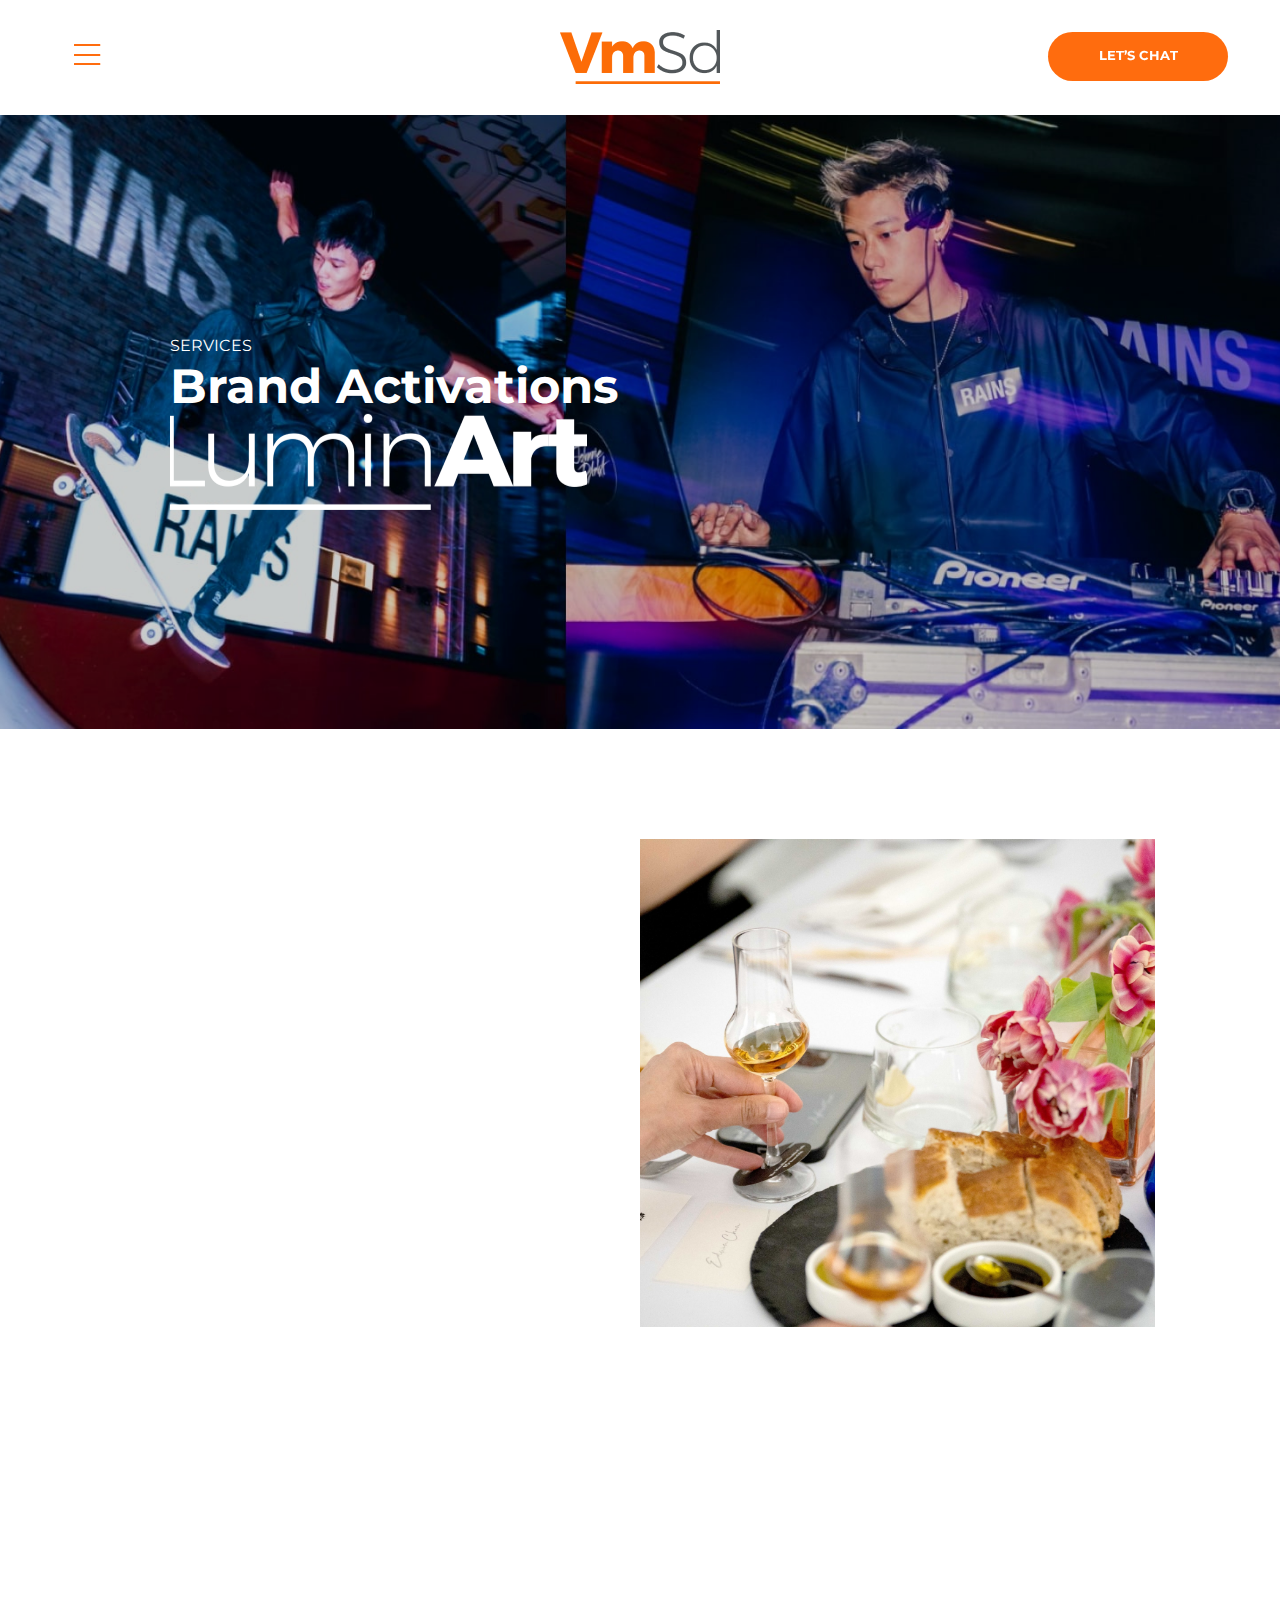
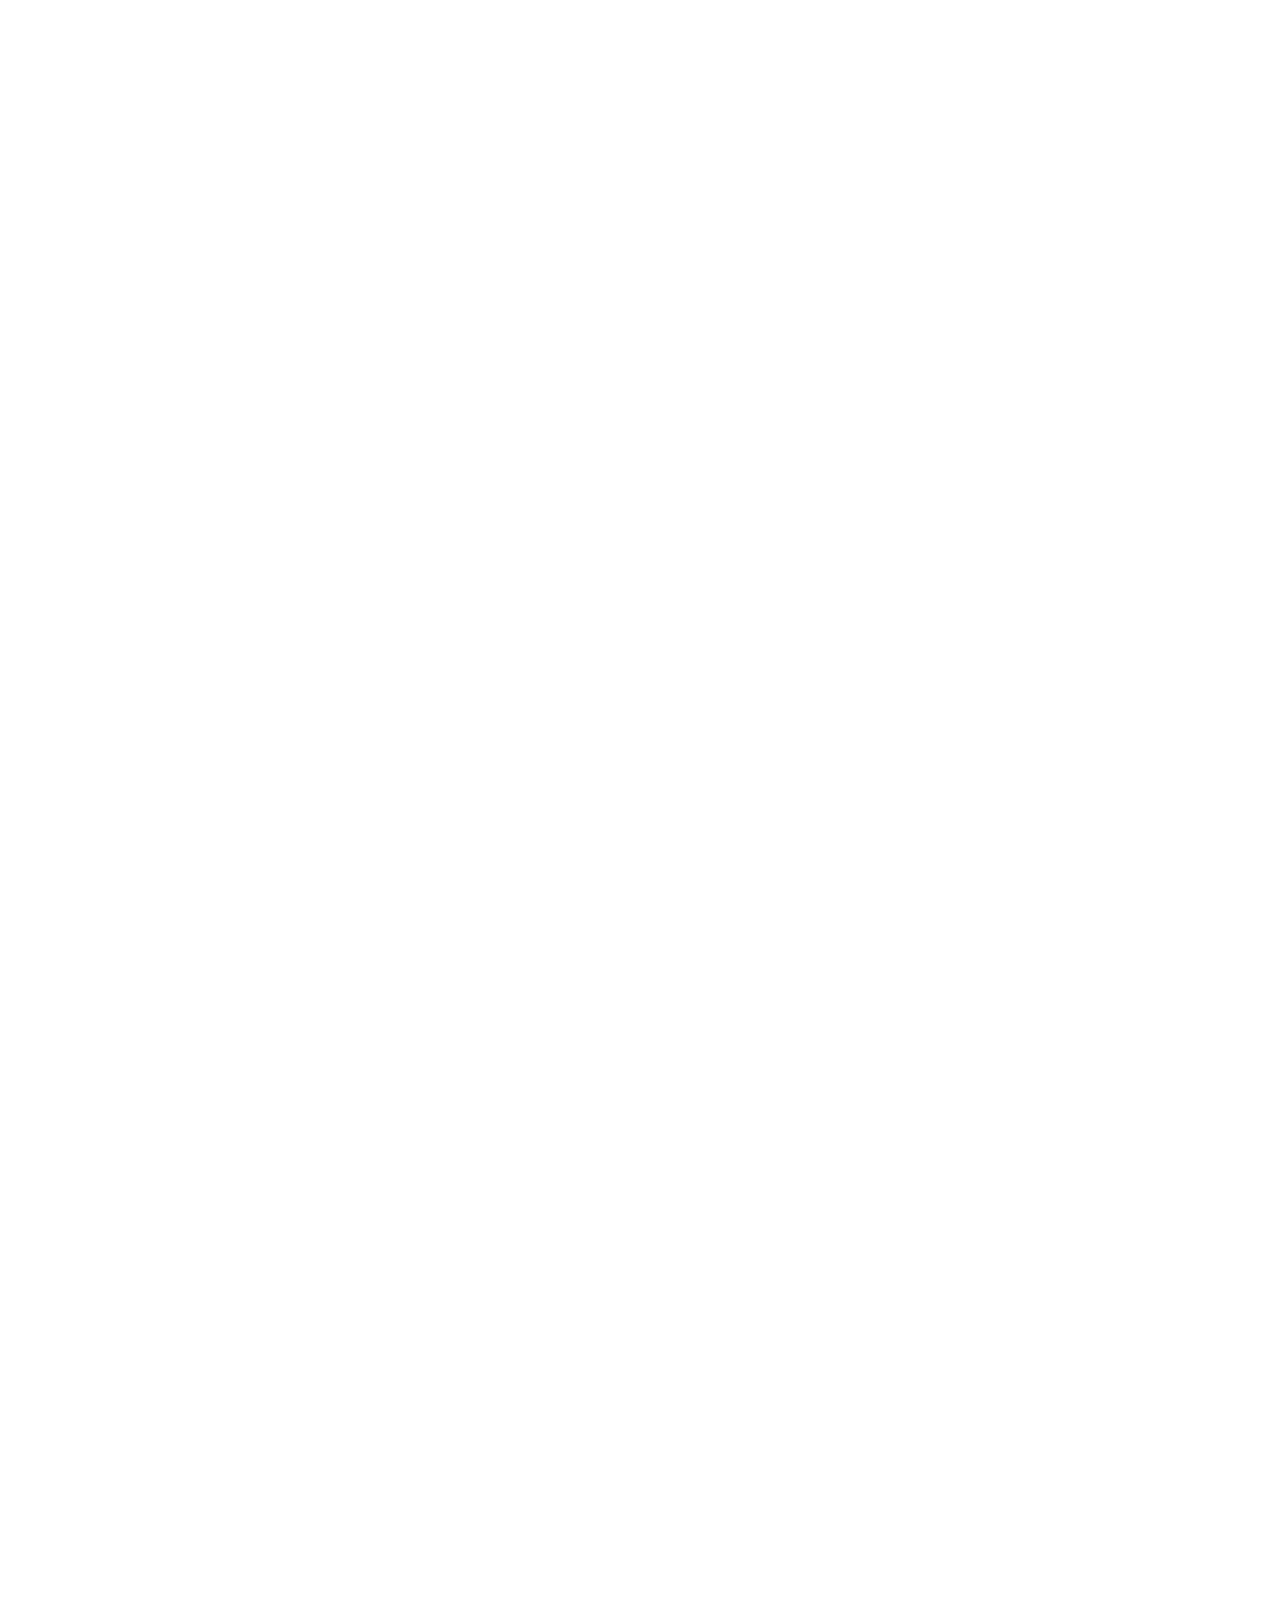
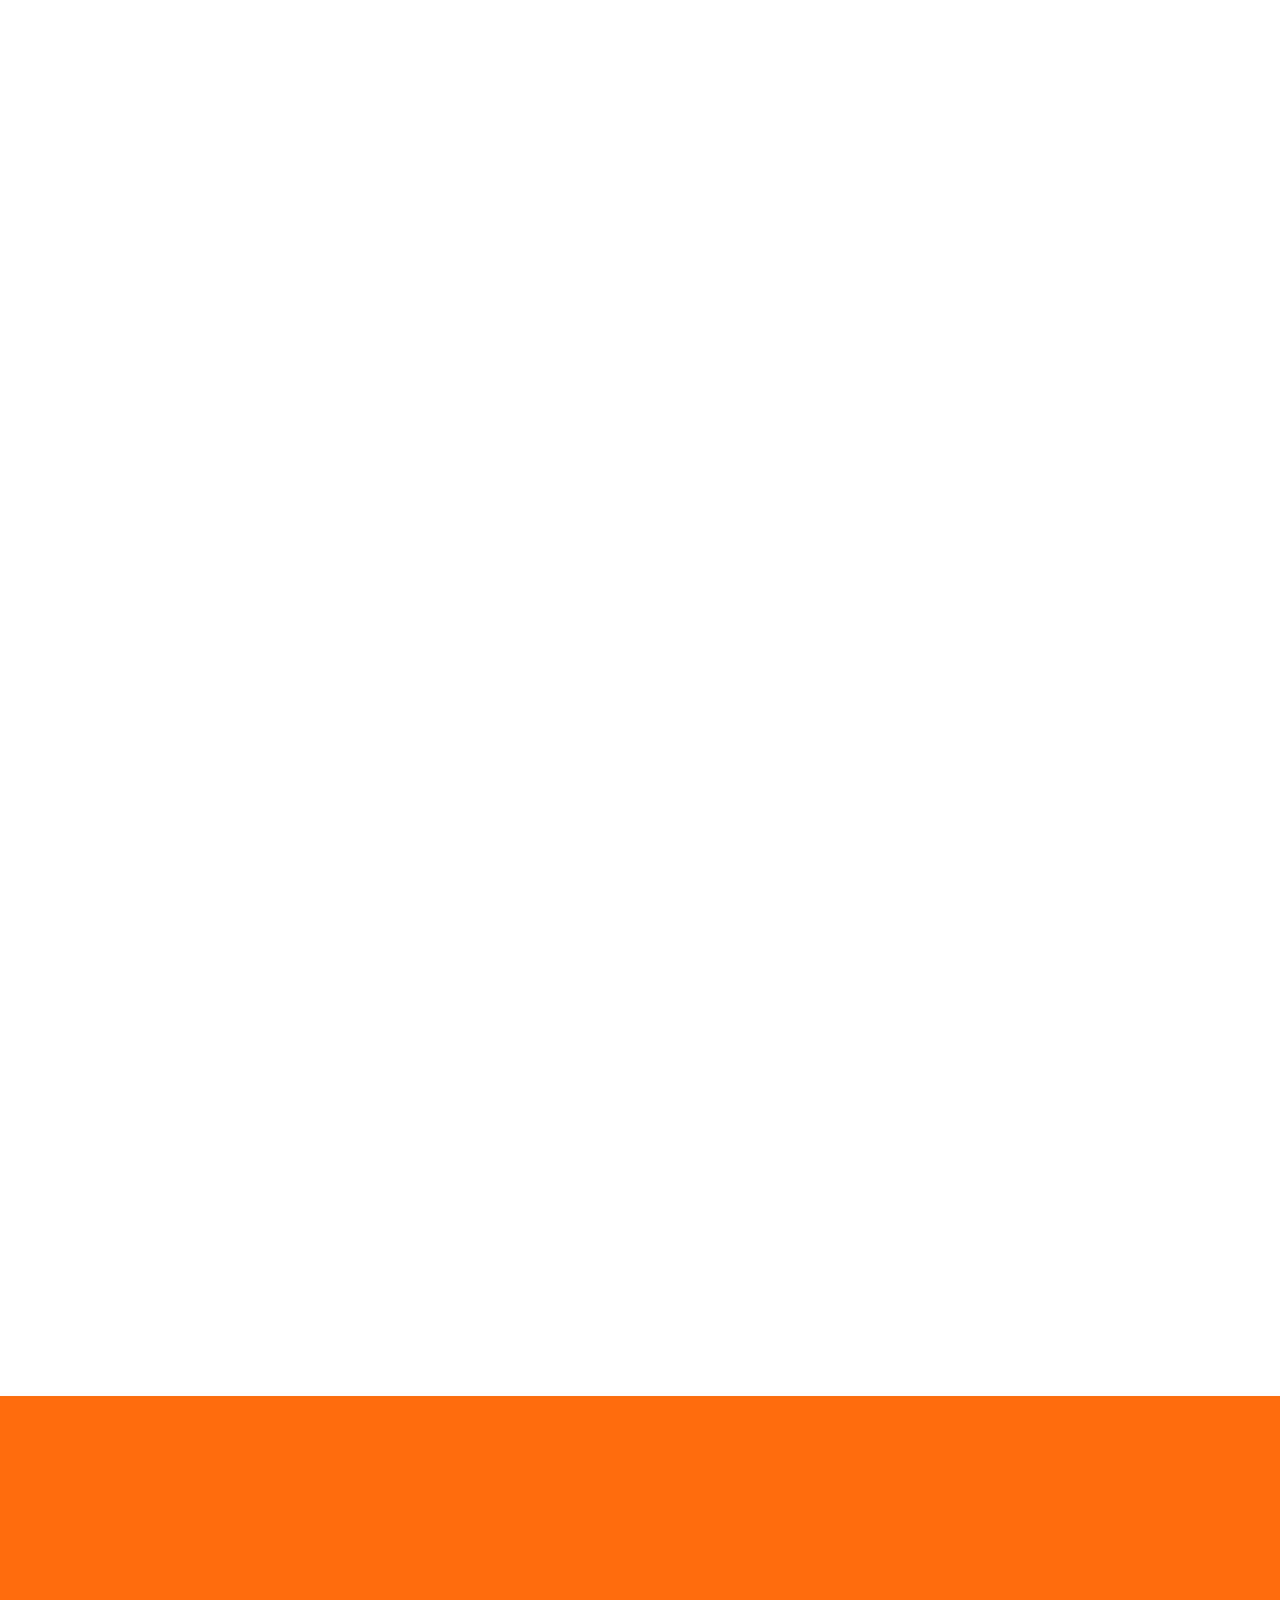
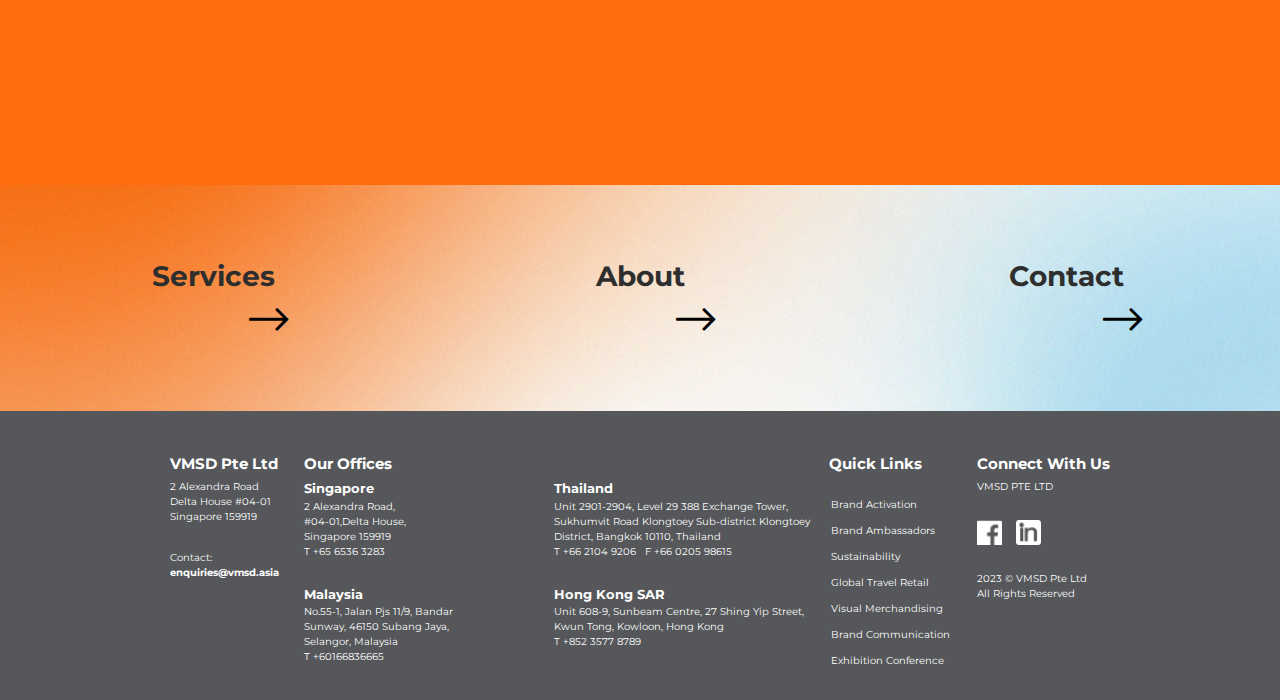
<file: brand-activations.html>
<!DOCTYPE html>
<html lang="en">

<head>
    <meta charset="utf-8">
    <meta http-equiv="X-UA-Compatible" content="IE=edge">
    <meta name="viewport" content="width=device-width, initial-scale=1.0, maximum-scale=1.0, user-scalable=no" />
    <meta name="description" content="">
    <meta name="author" content="">
    <title>BRAND ACTIVATIONS</title>
    <link rel="icon" href="./images/fav.svg" type="image/x-icon">
    <link href="css/bootstrap.min.css" type="text/css" rel="stylesheet">
    <!-- <link href="fonts/font-awesome/css/font-awesome.min.css" type="text/css" rel="stylesheet"> -->
    <!-- <link href="fonts/fontawesome-pro-6.1.2/css/all.css" rel="stylesheet"> -->
    <link href="fonts/fontawesome-pro-5.15.3-web/css/all.min.css" rel="stylesheet">
    <link href="css/slick.css" type="text/css" rel="stylesheet">
    <link href="css/animate.css" type="text/css" rel="stylesheet">
    <link href="css/main.css" type="text/css" rel="stylesheet">
    <!-- HTML5 Shim and Respond.js IE8 support of HTML5 elements and media queries -->
    <!-- WARNING: Respond.js doesn't work if you view the page via file:// -->
    <!--[if lt IE 9]>
            <script src="https://oss.maxcdn.com/libs/html5shiv/3.7.0/html5shiv.js"></script>
            <script src="https://oss.maxcdn.com/libs/respond.js/1.4.2/respond.min.js"></script>
        <![endif]-->
</head>

<body>
    <div class="wrap">
        <header>
            <div class="header">
                <div class="logo">
                    <a href="index.html" class="img">
                        <img src="./images/logo.png" alt="">
                    </a>
                </div>
                <div class="act-header">
                    <div class="el">
                        <nav class="menu-drop">
                            <button class="btn-drop" type="button" disabled>
                                <i class="fal fa-bars"></i>
                            </button>
                          
                            <div class="menu-ct collapse navbar-collapse show" id="navbarSupportedContent">
                                <a href="javascript:;" class="ic-close"><img src="./images/ic-close.png" alt=""></a>
                                <div class="el-group container ">
                                    <ul class="el el-category col-lg-4">
                                        <li class="home"> <a href="index.html">Home</a> </li>
                                        <li class="our-work"> <a href="javascript:;">Our work</a> </li>
                                        <li class="our-team"> <a href="about.html">Our team </a> </li>
                                        <li class="contact-us"> <a href="about.html#ask">Contact us</a> </li>
                                    </ul>
                                    <ul class="el el-page col-lg-8 el-page-lg">
                                        <li><a href="brand-communication.html">  Brand Communication </a></li>
                                        <li><a href="vm.html">  Visual Merchandising</a></li>
                                        <li><a href="brand-activations.html">  Brand Activations</a></li>
                                        <li><a href="brand-ambassadors.html">  Brand Ambassadors</a></li>
                                        <li><a href="gtr.html">  Global Travel Retail</a></li>
                                        <li><a href="sustainability.html">  Sustainability</a></li>
                                        <li><a href="exhibitions.html">  Exhibitions Conference</a></li>
                                    </ul>
                                    <ul class="el el-page col-lg-8 el-page-sm">
                                        <li class="back-to-category"><a href="javascript:;">Back</a></li>
                                        <li><a href="brand-communication.html">  Brand Communication </a></li>
                                        <li><a href="brand-activations.html">  Brand Activations</a></li>
                                        <li><a href="gtr.html">  Global Travel Retail</a></li>
                                        <li><a href="exhibitions.html">  Exhibitions & Conference</a></li>
                                        <li><a href="vm.html">  Visual Merchandising</a></li>
                                        <li><a href="brand-ambassadors.html">  Brand Ambassadors</a></li>
                                        <li><a href="sustainability.html">  Sustainability</a></li>
                                    </ul>
                                </div>
                            </div>
                        </nav>
                    </div>
                    <div class="el">
                        <button class="btn-main btn-let-chat"><a href="about.html#ask">LET’S CHAT</a></button>
                    </div>

                </div>
            </div>

        </header>

        <body>
            <section class="home-banner">
                <a class="img" href="javascript:;"><img src="./images/banner-activations.jpg" alt=""></a>
                <div class="container container-home content-banner">
                    <span>SERVICES</span>
                    <h1 class="fadeInLeft delay02 wow">
                        Brand Activations
                    </h1>
                    <a href="javascript"><img src="./images/art-logo.png" alt=""></a>
                </div>
            </section>

            <section class="ct-main-group container">
                <div class="el-group">
                    <div class="ct">

                        <div class="item-2 fadeInRight delay02 wow col-lg-6 ">
                            <div class="slider slider-for">
                                <img src="./images/event1.jpg" alt="">
                                <!-- <img src="./images/event2.jpg" alt="">
                                <img src="./images/event3.jpg" alt="">
                                <img src="./images/event4.jpg" alt="">
                                <img src="./images/event5.jpg" alt=""> -->
                            </div>
                            <!-- <div class="slider slider-nav">
                                <div><img src="./images/event1.jpg" alt=""></div>
                                <div><img src="./images/event2.jpg" alt=""></div>
                                <div><img src="./images/event3.jpg" alt=""></div>
                                <div><img src="./images/event4.jpg" alt=""></div>
                                <div><img src="./images/event5.jpg" alt=""></div>
                            </div> -->
                        </div>
                        <div class="item-1 fadeInLeft delay02 wow col-lg-6 ">
                            <h1>Tasting Events</h1>
                            <span>We've curated many a feast for the senses over the years, with clients such as The Macallan trusting us to deliver experiences worthy of their brands. </span>
                            <div class="btn-start-project">
                                <a href="about.html#start-project"><button class="btn-main">START A PROJECT</button></a>
                            </div>

                        </div>
                    </div>
                    <div class="ct">

                        <div class="item-2 fadeInRight delay02 wow col-lg-6">
                            <div class="slider slider-for">
                                <!-- <img src="./images/event1.jpg" alt=""> -->
                                <img src="./images/event3.jpg" alt="">
                                <!-- <img src="./images/event3.jpg" alt="">
                                <img src="./images/event4.jpg" alt="">
                                <img src="./images/event5.jpg" alt=""> -->
                              </div>
                              <!-- <div class="slider slider-nav">
                                <div><img src="./images/event1.jpg" alt=""></div>
                                <div><img src="./images/event2.jpg" alt=""></div>
                                <div><img src="./images/event3.jpg" alt=""></div>
                                <div><img src="./images/event4.jpg" alt=""></div>
                                <div><img src="./images/event5.jpg" alt=""></div>
                              </div> -->
                        </div>
                        <div class="item-1 fadeInLeft delay02 wow col-lg-6">
                            <h1>Gala Event </h1>
                            <span>Throw a party your company deserves and curate a night to remember. We’ve organised and managed galas for brands like Yellow Ribbon Singapore and Reap. </span>
                            <div class="btn-start-project">
                                <a href="about.html#start-project"><button class="btn-main">START A PROJECT</button></a>
                            </div>

                        </div>
                    </div>
                    <div class="ct">

                        <div class="item-2 fadeInRight delay02 wow col-lg-6">
                            <div class="slider slider-for">
                                <!-- <img src="./images/event1.jpg" alt="">
                                <img src="./images/event2.jpg" alt=""> -->
                                <img src="./images/event2.jpg" alt="">
                                <!-- <img src="./images/event4.jpg" alt="">
                                <img src="./images/event5.jpg" alt=""> -->
                              </div>
                              <!-- <div class="slider slider-nav">
                                <div><img src="./images/event1.jpg" alt=""></div>
                                <div><img src="./images/event2.jpg" alt=""></div>
                                <div><img src="./images/event3.jpg" alt=""></div>
                                <div><img src="./images/event4.jpg" alt=""></div>
                                <div><img src="./images/event5.jpg" alt=""></div>
                              </div> -->
                        </div>
                        <div class="item-1 fadeInLeft delay02 wow col-lg-6">
                            <h1>Roadshows</h1>
                            <span>Let’s get this show on the road and take your brand right to your audience. We’ve worked with organisations such as the Singapore Health Promotion Board to organise successful activations. </span>
                            <div class="btn-start-project">
                                <a href="about.html#start-project"><button class="btn-main">START A PROJECT</button></a>
                            </div>

                        </div>
                    </div>
                    <div class="ct">

                        <div class="item-2 fadeInRight delay02 wow col-lg-6">
                            <div class="slider slider-for">
                                <!-- <img src="./images/event1.jpg" alt="">
                                <img src="./images/event2.jpg" alt="">
                                <img src="./images/event3.jpg" alt=""> -->
                                <img src="./images/event4.jpg" alt="">
                                <!-- <img src="./images/event5.jpg" alt=""> -->
                              </div>
                              <!-- <div class="slider slider-nav">
                                <div><img src="./images/event1.jpg" alt=""></div>
                                <div><img src="./images/event2.jpg" alt=""></div>
                                <div><img src="./images/event3.jpg" alt=""></div>
                                <div><img src="./images/event4.jpg" alt=""></div>
                                <div><img src="./images/event5.jpg" alt=""></div>
                              </div> -->
                        </div>
                        <div class="item-1 fadeInLeft delay02 wow col-lg-6">
                            <h1>F1</h1>
                            <span>A by-word for glitz and glamour, we’ve worked to ensure the F1 Amber Lounge lives up to its reputation as the pinnacle of the high life. </span>
                            <div class="btn-start-project">
                                <a href="about.html#start-project"><button class="btn-main">START A PROJECT</button></a>
                            </div>
                        </div>
                    </div>
                    <div class="ct">

                        <div class="item-2 fadeInRight delay02 wow col-lg-6">
                            <div class="slider slider-for">
                                <!-- <img src="./images/event1.jpg" alt="">
                                <img src="./images/event2.jpg" alt="">
                                <img src="./images/event3.jpg" alt="">
                                <img src="./images/event4.jpg" alt=""> -->
                                <img src="./images/event5.jpg" alt="">
                              </div>
                              <!-- <div class="slider slider-nav">
                                <div><img src="./images/event1.jpg" alt=""></div>
                                <div><img src="./images/event2.jpg" alt=""></div>
                                <div><img src="./images/event3.jpg" alt=""></div>
                                <div><img src="./images/event4.jpg" alt=""></div>
                                <div><img src="./images/event5.jpg" alt=""></div>
                              </div> -->
                        </div>
                        <div class="item-1 fadeInLeft delay02 wow col-lg-6">
                            <h1>VVIP Event</h1>
                            <span>If you have a special request for an event for your most preferred clients, we are able to make your dreams a reality. Host your guests in the swankiest of settings and give them a reason to remember you.</span>
                            <div class="btn-start-project">
                                <a href="about.html#start-project"><button class="btn-main">START A PROJECT</button></a>
                            </div>

                        </div>
                    </div>
                    <div class="ct ct-pop-up">

                        <div class="item-2 fadeInRight delay02 wow col-lg-6">
                            <div class="slider slider-for slider-for-pop-up">

                                <a href="javascript:;" class="img">
                                    <img src="./images/event6.jpg" alt="">
                                </a>

                                <a href="javascript:;" class="img">
                                    <img src="./images/pop-up-2.jpg" alt="">
                                </a>
                                <a href="javascript:;" class="img">
                                    <img src="./images/pop-up-3.jpg" alt="">
                                </a>
                              </div>
                              <div class="slider slider-nav slider-nav-pop-up">
                                <div>
                                    <a href="javascript:;" class="img">
                                        <img src="./images/pop-up-2.jpg" alt="">
                                    </a>
                                </div>
                                <div>
                                    <a href="javascript:;" class="img">
                                        <img src="./images/pop-up-3.jpg" alt="">
                                    </a>
                                </div>
                                <div>
                                    <a href="javascript:;" class="img">
                                        <img src="./images/event6.jpg" alt="">
                                    </a>
                                </div>
                              </div>
                        </div>
                        <div class="item-1 fadeInLeft delay02 wow col-lg-6">
                            <h1>Pop-up</h1>
                            <span>Give your brand the visibility it deserves with one of our pop-ups that’s literally larger than life. Our clientele includes Breguet, Lotte Duty Free, and Lancome. </span>
                            <div class="btn-start-project">
                                <a href="about.html#start-project"><button class="btn-main">START A PROJECT</button></a>
                            </div>
                        </div>
                    </div>
                </div>
            </section>

            <section>
                <div class="learn-more">
                    <a href="gtr.html" class="ct wow fadeInRight delay02">
                        <h1>Learn more about Global Travel Retail  </h1>
                        <button> <i class="fal fa-long-arrow-right"></i></i></button>
                    </a>
                </div>
            </section>

            <section>
                <div class="ct-more">
                    <a class="img" href="javascript:;"><img src="./images/banner_color.jpg" alt=""></a>
                    <div class="ct">
                        <a class="item" href="index.html#concert">
                            <div class="el">
                                <span>Services</span>
                                <button> <i class="fal fa-long-arrow-right"></i></i></button>
                            </div>
                        </a>
                        <a class="item" href="about.html">
                            <div class="el">
                                <span>About</span>
                                <button> <i class="fal fa-long-arrow-right"></i></i></button>
                            </div>
                        </a>
                        <a class="item" href="about.html#ask">
                            <div class="el">
                                <span>Contact</span>
                                <button> <i class="fal fa-long-arrow-right"></i></i></button>
                            </div>
                        </a>
                    </div>
                </div>
            </section>
        </body>
        <footer>
            <section class="container container-home">
                <div class="el">
                    <h1>VMSD Pte Ltd </h1>
                    <div class="el-group">
                        <div class="ct">
                            <span>2 Alexandra Road</span>
                            <span>Delta House #04-01</span>
                            <span>Singapore 159919</span>
                        </div>
                        <div class="ct">
                            <span>Contact:
                                <p>enquiries@vmsd.asia </p>
                            </span>
                        </div>
                    </div>
                </div>
                <div class="el">
                    <h1>Our Offices</h1>
                    <div class="el-group">
                        <div class="ct-group">
                            <div class="ct">
                                <h2>Singapore</h2>
                                <span>2 Alexandra Road,</span>
                                <span>#04-01,Delta House,</span>
                                <span>Singapore 159919 </span>
                                <span>T +65 6536 3283</span>
                            </div>
                            <div class="ct" style="margin-right: -1rem;">
                                <h2>Thailand</h2>
                                <span>Unit 2901-2904, Level 29 388 Exchange Tower,</span>
                                <span>
                                    Sukhumvit Road Klongtoey Sub-district Klongtoey
                                </span>
                                <span>District, Bangkok 10110, Thailand</span>
                                <span>T +66 2104 9206   F +66 0205 98615</span>
                            </div>

                        </div>
                        <div class="ct-group">
                            <div class="ct">
                                <h2>Malaysia</h2>
                                <span>No.55-1, Jalan Pjs 11/9, Bandar</span>
                                <span>
                                    Sunway, 46150 Subang Jaya,

                                </span>
                                <span>
                                    Selangor, Malaysia
                                </span>
                                <span>T +60166836665</span>
                            </div>
                            <div class="ct">
                                <h2>Hong Kong SAR</h2>
                                <span>
                                    Unit 608-9, Sunbeam Centre, 27 Shing Yip Street, 
                                </span>
                                <span>

                                    Kwun Tong, Kowloon, Hong Kong</span>
                                <span>T +852 3577 8789</span>
                            </div>
                        </div>
                    </div>
                </div>

                <div class="el quick-link">
                    <h1>Quick Links</h1>
                    <div class="el-group">
                    <div class="ct">
                        <span><a href="brand-activations.html">Brand Activation</a></span>
                        <span><a href="brand-ambassadors.html">Brand Ambassadors</a></span>
                        <span><a href="sustainability.html">Sustainability</a> </span>
                        <span><a href="gtr.html">Global Travel Retail</a></span>
                        <span><a href="vm.html">Visual Merchandising</a></span>
                        <span><a href="brand-communication.html">Brand Communication </a></span>
                        <span><a href="exhibitions.html">Exhibition Conference</a> </span>
                    </div>
                    </div>
                </div>

                <div class="el">
                    <h1>Connect With Us</h1>
                    <h2>VMSD PTE LTD</h2>
                    <div class="ct social">
                                                <a href="https://www.facebook.com/VMSDOfficial/">
                            <img src="./images/fb.png" alt="">
                        </a>
                        <a href="https://www.linkedin.com/company/vmsdofficial/">
                            <img src="./images/ins.png" alt="">
                        </a>
                    </div>
                    <div class="ct">
                        <span>2023 © VMSD Pte Ltd</span>
                        <span>All Rights Reserved</span>
                    </div>
                </div>
            </section>
        </footer>
        <!-- end counter -->
    </div>

    <script src="js/jquery.js" type="text/javascript"></script>
    <script src="js/bootstrap.min.js" type="text/javascript"></script>
    <script src="js/slick.min.js" type="text/javascript"></script>
    <script src="js/wow.min.js" type="text/javascript"></script>
    <script src="js/scrollspy.js" type="text/javascript"></script>
    <script src="js/jquery.sticky-kit.js" type="text/javascript"></script>
    <script src="js/script.js" type="text/javascript"></script>
    <script type="text/javascript">
        $('.ac').hc_countdown({
            date: '08/28/2018 8:00:00',
        });

        $('input').hc_upload({
            multiple: true,
            result: '.result',
        });

        $('.acc').hc_accordion();
    </script>
</body>

</html>
</file>
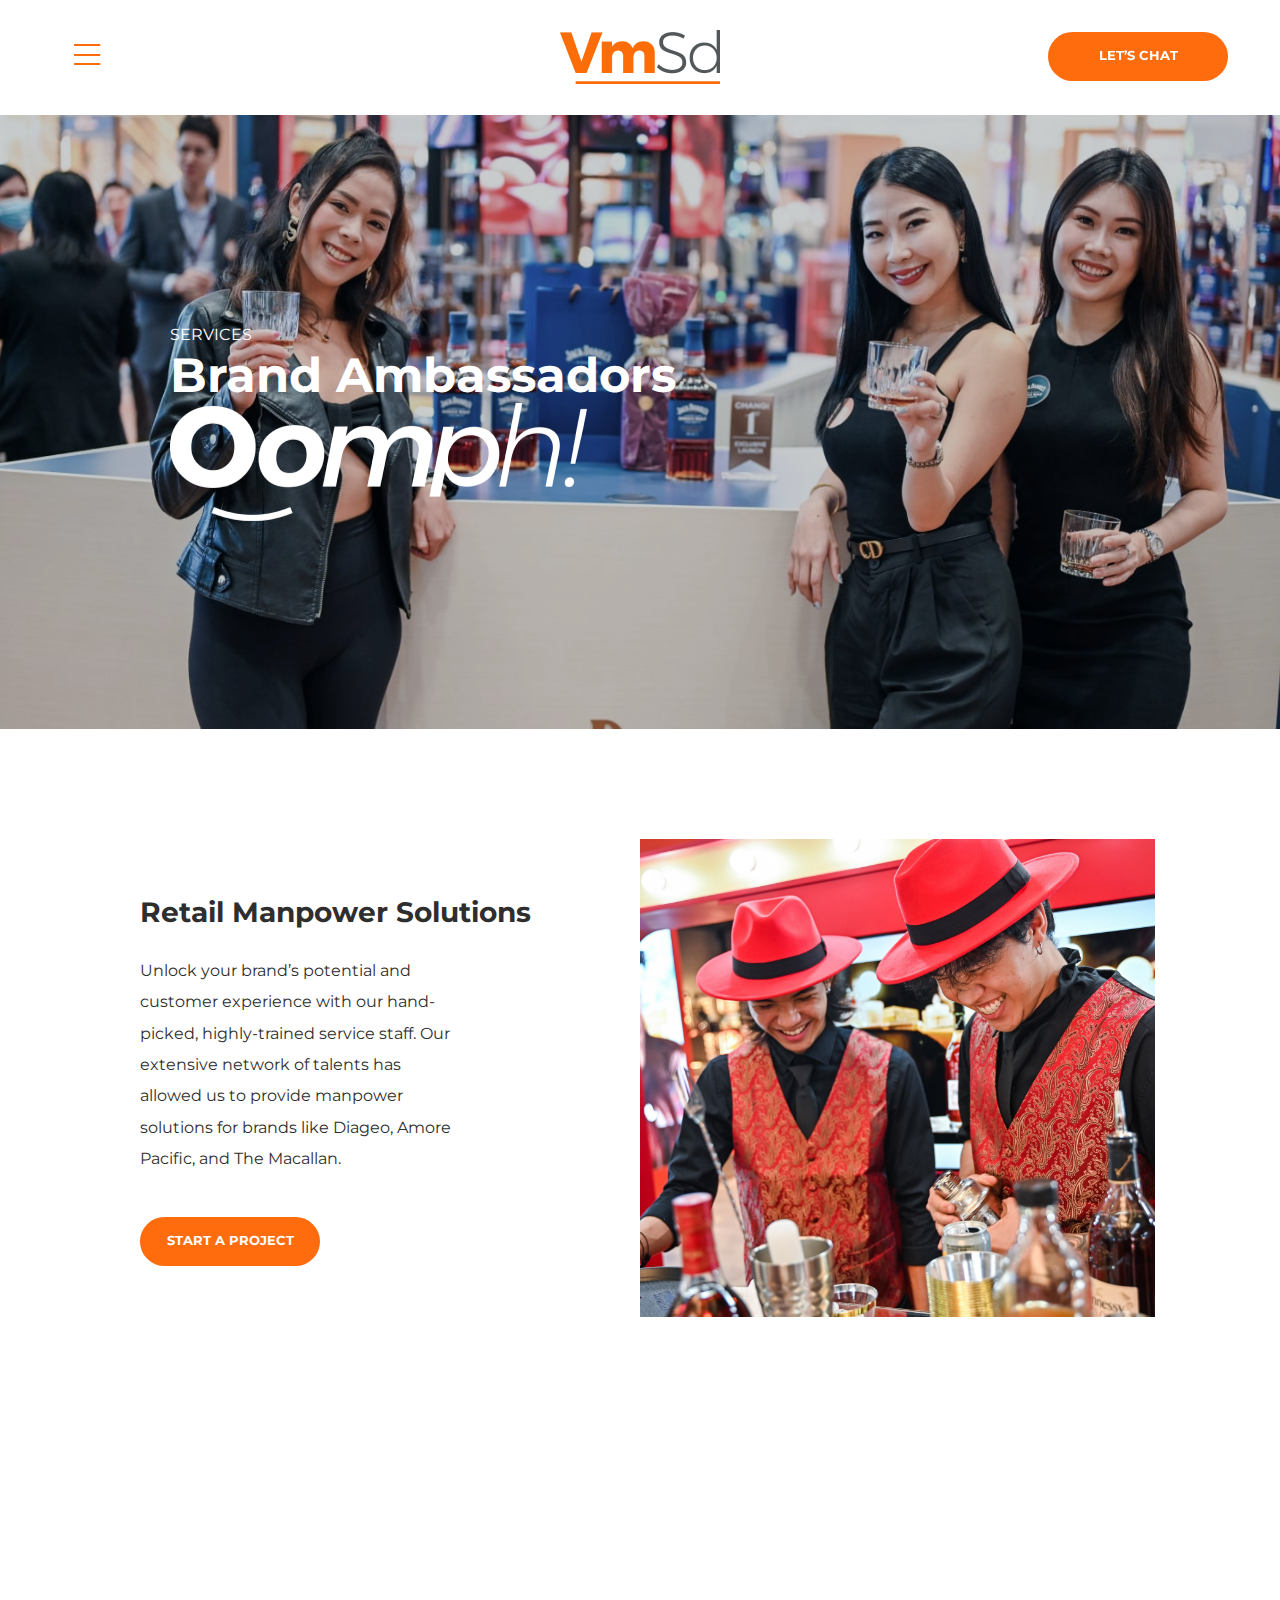
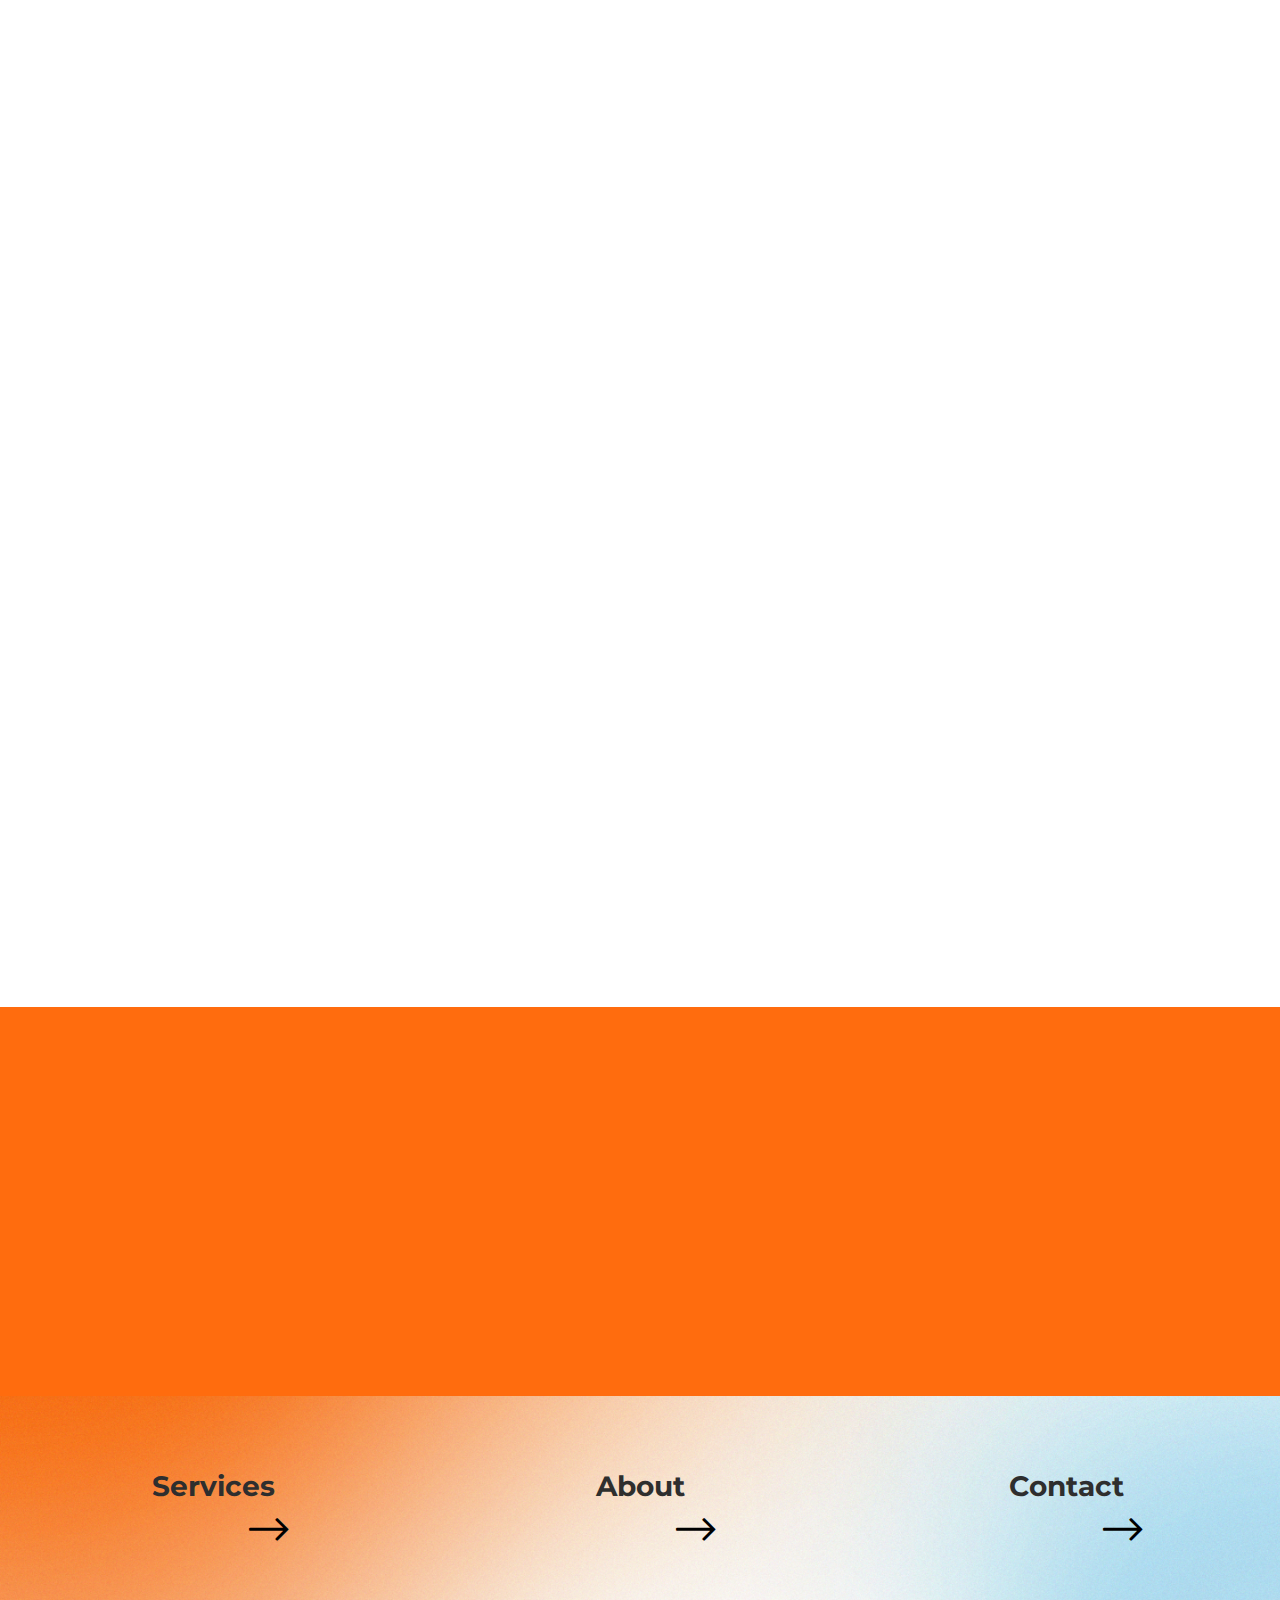
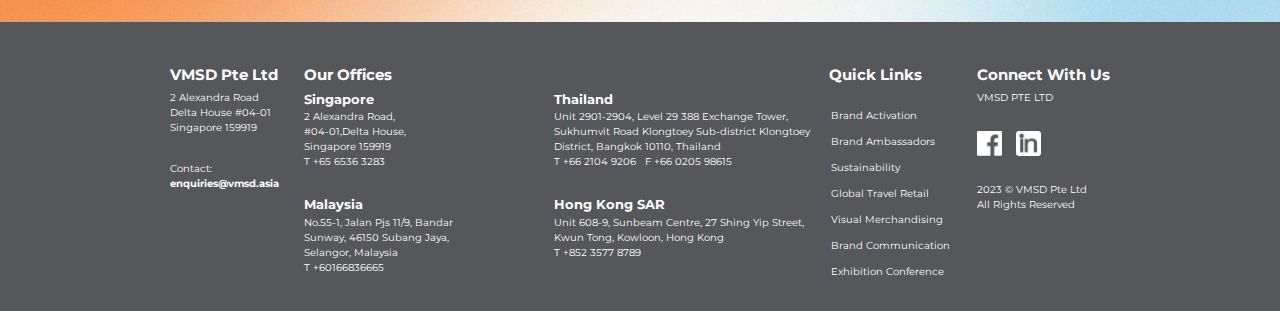
<file: brand-ambassadors.html>
<!DOCTYPE html>
<html lang="en">

<head>
    <meta charset="utf-8">
    <meta http-equiv="X-UA-Compatible" content="IE=edge">
    <meta name="viewport" content="width=device-width, initial-scale=1.0, maximum-scale=1.0, user-scalable=no" />
    <meta name="description" content="">
    <meta name="author" content="">
    <title>BRAND AMBASSADORS</title>
    <link rel="icon" href="./images/fav.svg" type="image/x-icon">
    <link href="css/bootstrap.min.css" type="text/css" rel="stylesheet">
    <!-- <link href="fonts/font-awesome/css/font-awesome.min.css" type="text/css" rel="stylesheet"> -->
    <!-- <link href="fonts/fontawesome-pro-6.1.2/css/all.css" rel="stylesheet"> -->
    <link href="fonts/fontawesome-pro-5.15.3-web/css/all.min.css" rel="stylesheet">
    <link href="css/slick.css" type="text/css" rel="stylesheet">
    <link href="css/animate.css" type="text/css" rel="stylesheet">
    <link href="css/main.css" type="text/css" rel="stylesheet">
    <!-- HTML5 Shim and Respond.js IE8 support of HTML5 elements and media queries -->
    <!-- WARNING: Respond.js doesn't work if you view the page via file:// -->
    <!--[if lt IE 9]>
            <script src="https://oss.maxcdn.com/libs/html5shiv/3.7.0/html5shiv.js"></script>
            <script src="https://oss.maxcdn.com/libs/respond.js/1.4.2/respond.min.js"></script>
        <![endif]-->
</head>

<body>
    <div class="wrap">
        <header>
            <div class="header">
                <div class="logo">
                    <a href="index.html" class="img">
                        <img src="./images/logo.png" alt="">
                    </a>
                </div>
                <div class="act-header">
                    <div class="el">
                        <nav class="menu-drop">
                            <button class="btn-drop" type="button" disabled>
                                <i class="fal fa-bars"></i>
                            </button>
                          
                            <div class="menu-ct collapse navbar-collapse show" id="navbarSupportedContent">
                                <a href="javascript:;" class="ic-close"><img src="./images/ic-close.png" alt=""></a>
                                <div class="el-group container ">
                                    <ul class="el el-category col-lg-4">
                                        <li class="home"> <a href="index.html">Home</a> </li>
                                        <li class="our-work"> <a href="javascript:;">Our work</a> </li>
                                        <li class="our-team"> <a href="about.html">Our team </a> </li>
                                        <li class="contact-us"> <a href="about.html#ask">Contact us</a> </li>
                                    </ul>
                                    <ul class="el el-page col-lg-8 el-page-lg">
                                        <li><a href="brand-communication.html">  Brand Communication </a></li>
                                        <li><a href="vm.html">  Visual Merchandising</a></li>
                                        <li><a href="brand-activations.html">  Brand Activations</a></li>
                                        <li><a href="brand-ambassadors.html">  Brand Ambassadors</a></li>
                                        <li><a href="gtr.html">  Global Travel Retail</a></li>
                                        <li><a href="sustainability.html">  Sustainability</a></li>
                                        <li><a href="exhibitions.html">  Exhibitions Conference</a></li>
                                    </ul>
                                    <ul class="el el-page col-lg-8 el-page-sm">
                                        <li class="back-to-category"><a href="javascript:;">Back</a></li>
                                        <li><a href="brand-communication.html">  Brand Communication </a></li>
                                        <li><a href="brand-activations.html">  Brand Activations</a></li>
                                        <li><a href="gtr.html">  Global Travel Retail</a></li>
                                        <li><a href="exhibitions.html">  Exhibitions & Conference</a></li>
                                        <li><a href="vm.html">  Visual Merchandising</a></li>
                                        <li><a href="brand-ambassadors.html">  Brand Ambassadors</a></li>
                                        <li><a href="sustainability.html">  Sustainability</a></li>
                                    </ul>
                                </div>
                            </div>
                        </nav>
                    </div>
                    <div class="el">
                        <button class="btn-main btn-let-chat"><a href="about.html#ask">LET’S CHAT</a></button>
                    </div>

                </div>
            </div>

        </header>

        <body>
            <section class="home-banner">
                <a class="img" href="javascript:;"><img src="./images/banner-amba.jpg" alt=""></a>
                <div class="container container-home content-banner">
                    <span>SERVICES</span>
                    <h1 class="fadeInLeft delay02 wow">
                        Brand Ambassadors
                    </h1>
                    <a href="javascript:;"><img src="./images/oom-logo.png" alt=""></a>
                </div>
            </section>

            <section class="ct-main-group container">
                <div class="el-group">
                    <div class="ct">

                        <div class="item-2 fadeInRight delay02 wow col-lg-6 ">
                            <div class="slider slider-for">
                                <img src="./images/am1.jpg" alt="">
                                <!-- <img src="./images/am2.jpg" alt="">
                                <img src="./images/am3.jpg" alt=""> -->
                            </div>
                            <!-- <div class="slider slider-nav">
                                <div><img src="./images/am1.jpg" alt=""></div>
                                <div><img src="./images/am2.jpg" alt=""></div>
                                <div><img src="./images/am3.jpg" alt=""></div>
                              </div> -->
                        </div>
                        <div class="item-1 fadeInLeft delay02 wow col-lg-6 ">
                            <h1>Retail Manpower Solutions</h1>
                            <span>Unlock your brand’s potential and customer experience with our hand-picked, highly-trained service staff. Our extensive network of talents has allowed us to provide manpower solutions for brands like Diageo, Amore Pacific, and The Macallan. </span>
                            <div class="btn-start-project">
                                <a href="about.html#start-project"><button class="btn-main">START A PROJECT</button></a>
                            </div>

                        </div>
                    </div>
                    <div class="ct">

                        <div class="item-2 fadeInRight delay02 wow col-lg-6">
                            <div class="slider slider-for">
                                <img src="./images/am2.jpg" alt="">
                                <!-- <img src="./images/am2.jpg" alt="">
                                <img src="./images/am2.jpg" alt=""> -->
                                <!-- <img src="./images/event2.jpg" alt="">
                                <img src="./images/event3.jpg" alt="">
                                <img src="./images/event4.jpg" alt="">
                                <img src="./images/event5.jpg" alt=""> -->
                              </div>
                              <!-- <div class="slider slider-nav">
                                <div><img src="./images/event1.jpg" alt=""></div>
                                <div><img src="./images/event2.jpg" alt=""></div>
                                <div><img src="./images/event3.jpg" alt=""></div>
                                <div><img src="./images/event4.jpg" alt=""></div>
                                <div><img src="./images/event5.jpg" alt=""></div>
                              </div> -->
                        </div>
                        <div class="item-1 fadeInLeft delay02 wow col-lg-6">
                            <h1>Brand Ambassador Management </h1>
                            <span>Put a face to your brand name with one of our carefully selected talents. Our talents are trained to elevate your brand’s image and have been engaged by Moet Hennessy, YSL, The Macallan and Campari. </span>
                            <div class="btn-start-project">
                                <a href="about.html#start-project"><button class="btn-main">START A PROJECT</button></a>
                            </div>

                        </div>
                    </div>
                    <div class="ct">

                        <div class="item-2 fadeInRight delay02 wow col-lg-6">
                            <div class="slider slider-for">
                                <img src="./images/am3.jpg" alt="">
                                <!-- <img src="./images/am3.jpg" alt="">
                                <img src="./images/am3.jpg" alt="">
                                <img src="./images/event2.jpg" alt="">
                                <img src="./images/event3.jpg" alt="">
                                <img src="./images/event4.jpg" alt="">
                                <img src="./images/event5.jpg" alt=""> -->
                              </div>
                              <!-- <div class="slider slider-nav">
                                <div><img src="./images/am1.jpg" alt=""></div>
                                <div><img src="./images/am2.jpg" alt=""></div>
                                <div><img src="./images/am3.jpg" alt=""></div>
                                <div><img src="./images/am3.jpg" alt=""></div>
                              </div> -->
                        </div>
                        <div class="item-1 fadeInLeft delay02 wow col-lg-6">
                            <h1>Retail Services Training + Audit </h1>
                            <span>Allow us to impart our wealth of knowledge and industry expertise on your staff or discover where you can optimise your operations through one of our retail audit training. </span>
                            <div class="btn-start-project">
                                <a href="about.html#start-project"><button class="btn-main">START A PROJECT</button></a>
                            </div>
                        </div>
                    </div>
                </div>
            </section>

            <section>
                <a href="sustainability.html" class="learn-more">
                    <div class="ct wow fadeInRight delay02">
                        <h1>Learn more about our Green Projects  </h1>
                        <button> <i class="fal fa-long-arrow-right"></i></i></button>
                    </div>
                </a>
            </section>

            <section>
                <div class="ct-more">
                    <a class="img" href="javascript:;"><img src="./images/banner_color.jpg" alt=""></a>
                    <div class="ct">
                        <a class="item" href="index.html#concert">
                            <div class="el">
                                <span>Services</span>
                                <button> <i class="fal fa-long-arrow-right"></i></i></button>
                            </div>
                        </a>
                        <a class="item" href="about.html">
                            <div class="el">
                                <span>About</span>
                                <button> <i class="fal fa-long-arrow-right"></i></i></button>
                            </div>
                        </a>
                        <a class="item" href="about.html#ask">
                            <div class="el">
                                <span>Contact</span>
                                <button> <i class="fal fa-long-arrow-right"></i></i></button>
                            </div>
                        </a>
                    </div>
                </div>
            </section>
        </body>

        <footer>
            <section class="container container-home">
                <div class="el">
                    <h1>VMSD Pte Ltd </h1>
                    <div class="el-group">
                        <div class="ct">
                            <span>2 Alexandra Road</span>
                            <span>Delta House #04-01</span>
                            <span>Singapore 159919</span>
                        </div>
                        <div class="ct">
                            <span>Contact:
                                <p>enquiries@vmsd.asia </p>
                            </span>
                        </div>
                    </div>
                </div>
                <div class="el">
                    <h1>Our Offices</h1>
                    <div class="el-group">
                        <div class="ct-group">
                            <div class="ct">
                                <h2>Singapore</h2>
                                <span>2 Alexandra Road,</span>
                                <span>#04-01,Delta House,</span>
                                <span>Singapore 159919 </span>
                                <span>T +65 6536 3283</span>
                            </div>
                            <div class="ct" style="margin-right: -1rem;">
                                <h2>Thailand</h2>
                                <span>Unit 2901-2904, Level 29 388 Exchange Tower,</span>
                                <span>
                                    Sukhumvit Road Klongtoey Sub-district Klongtoey
                                </span>
                                <span>District, Bangkok 10110, Thailand</span>
                                <span>T +66 2104 9206   F +66 0205 98615</span>
                            </div>

                        </div>
                        <div class="ct-group">
                            <div class="ct">
                                <h2>Malaysia</h2>
                                <span>No.55-1, Jalan Pjs 11/9, Bandar</span>
                                <span>
                                    Sunway, 46150 Subang Jaya,

                                </span>
                                <span>
                                    Selangor, Malaysia
                                </span>
                                <span>T +60166836665</span>
                            </div>
                            <div class="ct">
                                <h2>Hong Kong SAR</h2>
                                <span>
                                    Unit 608-9, Sunbeam Centre, 27 Shing Yip Street, 
                                </span>
                                <span>

                                    Kwun Tong, Kowloon, Hong Kong</span>
                                <span>T +852 3577 8789</span>
                            </div>
                        </div>
                    </div>
                </div>

                <div class="el quick-link">
                    <h1>Quick Links</h1>
                    <div class="el-group">
                    <div class="ct">
                        <span><a href="brand-activations.html">Brand Activation</a></span>
                        <span><a href="brand-ambassadors.html">Brand Ambassadors</a></span>
                        <span><a href="sustainability.html">Sustainability</a> </span>
                        <span><a href="gtr.html">Global Travel Retail</a></span>
                        <span><a href="vm.html">Visual Merchandising</a></span>
                        <span><a href="brand-communication.html">Brand Communication </a></span>
                        <span><a href="exhibitions.html">Exhibition Conference</a> </span>
                    </div>
                    </div>
                </div>

                <div class="el">
                    <h1>Connect With Us</h1>
                    <h2>VMSD PTE LTD</h2>
                    <div class="ct social">
                                                <a href="https://www.facebook.com/VMSDOfficial/">
                            <img src="./images/fb.png" alt="">
                        </a>
                        <a href="https://www.linkedin.com/company/vmsdofficial/">
                            <img src="./images/ins.png" alt="">
                        </a>
                    </div>
                    <div class="ct">
                        <span>2023 © VMSD Pte Ltd</span>
                        <span>All Rights Reserved</span>
                    </div>
                </div>
            </section>
        </footer>
        <!-- end counter -->
    </div>

    <script src="js/jquery.js" type="text/javascript"></script>
    <script src="js/bootstrap.min.js" type="text/javascript"></script>
    <script src="js/slick.min.js" type="text/javascript"></script>
    <script src="js/wow.min.js" type="text/javascript"></script>
    <script src="js/scrollspy.js" type="text/javascript"></script>
    <script src="js/jquery.sticky-kit.js" type="text/javascript"></script>
    <script src="js/script.js" type="text/javascript"></script>
    <script type="text/javascript">
        $('.ac').hc_countdown({
            date: '08/28/2018 8:00:00',
        });

        $('input').hc_upload({
            multiple: true,
            result: '.result',
        });

        $('.acc').hc_accordion();
    </script>
</body>

</html>
</file>
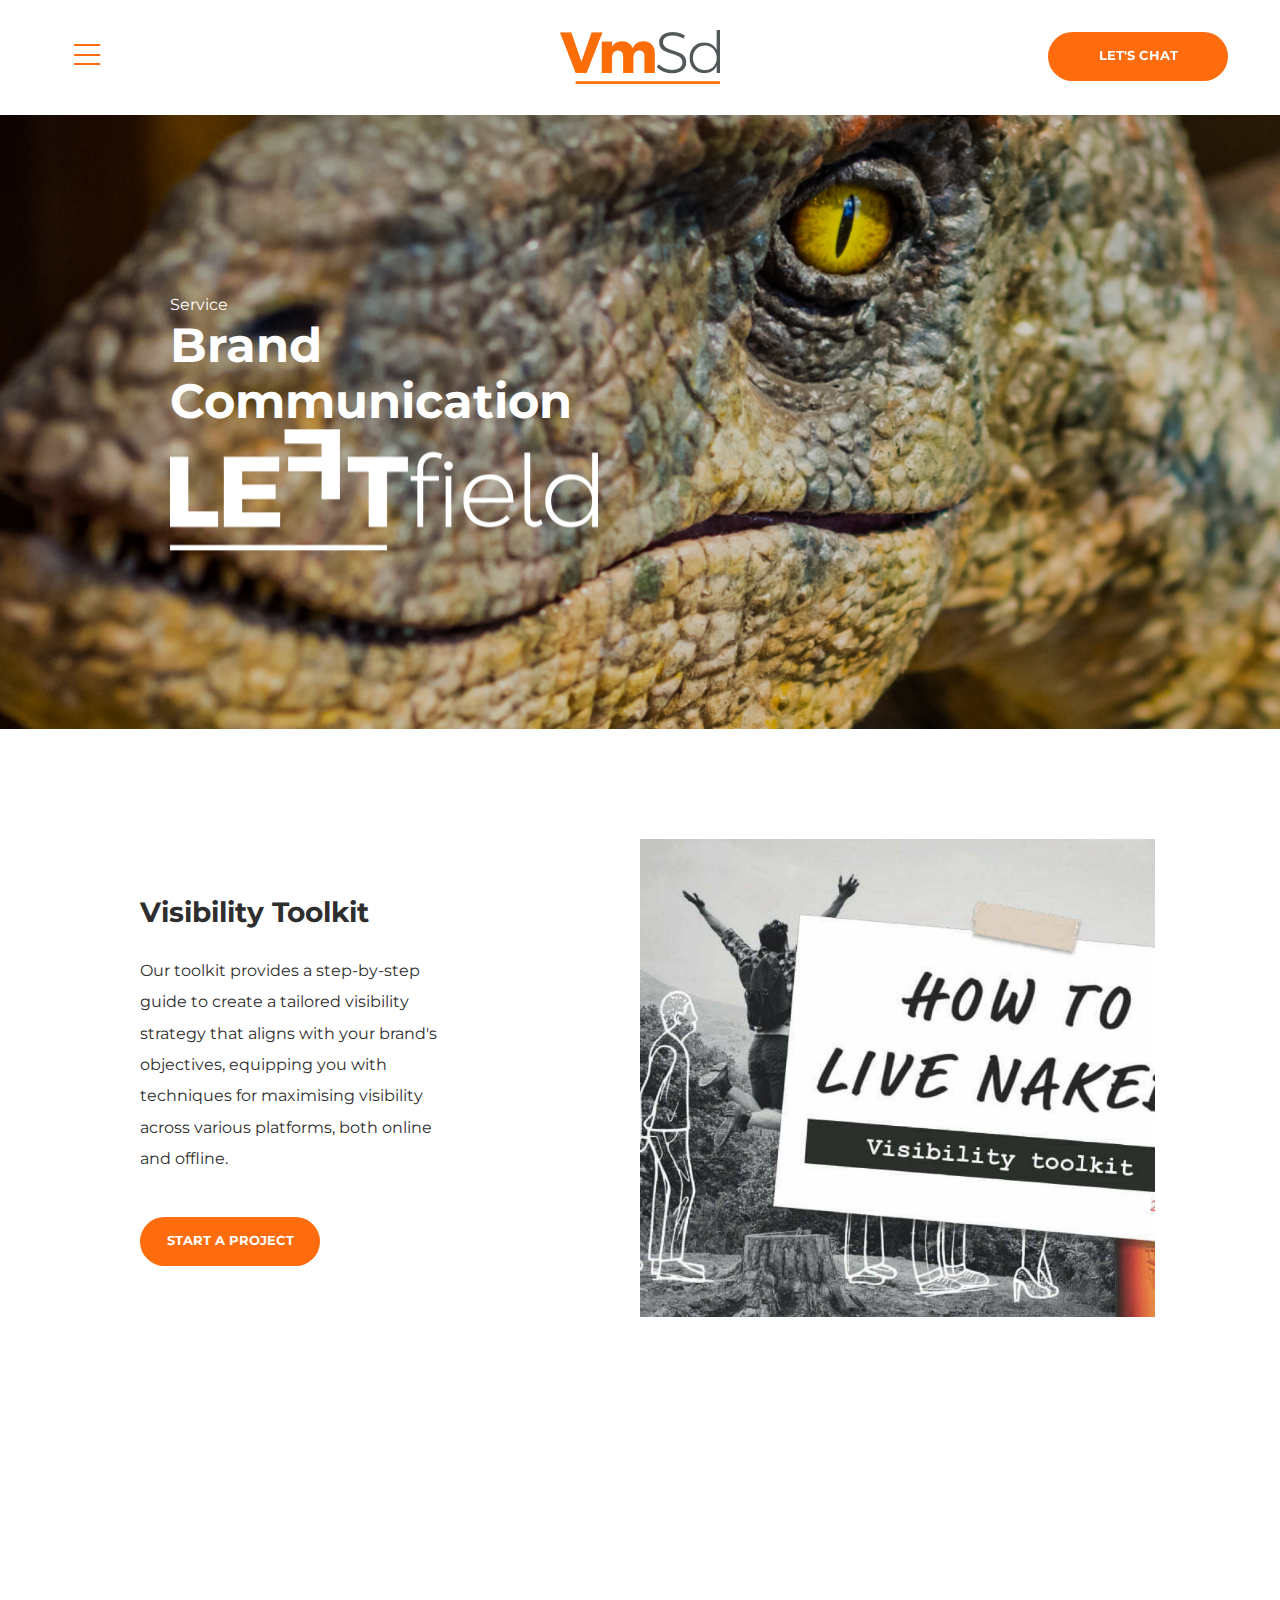
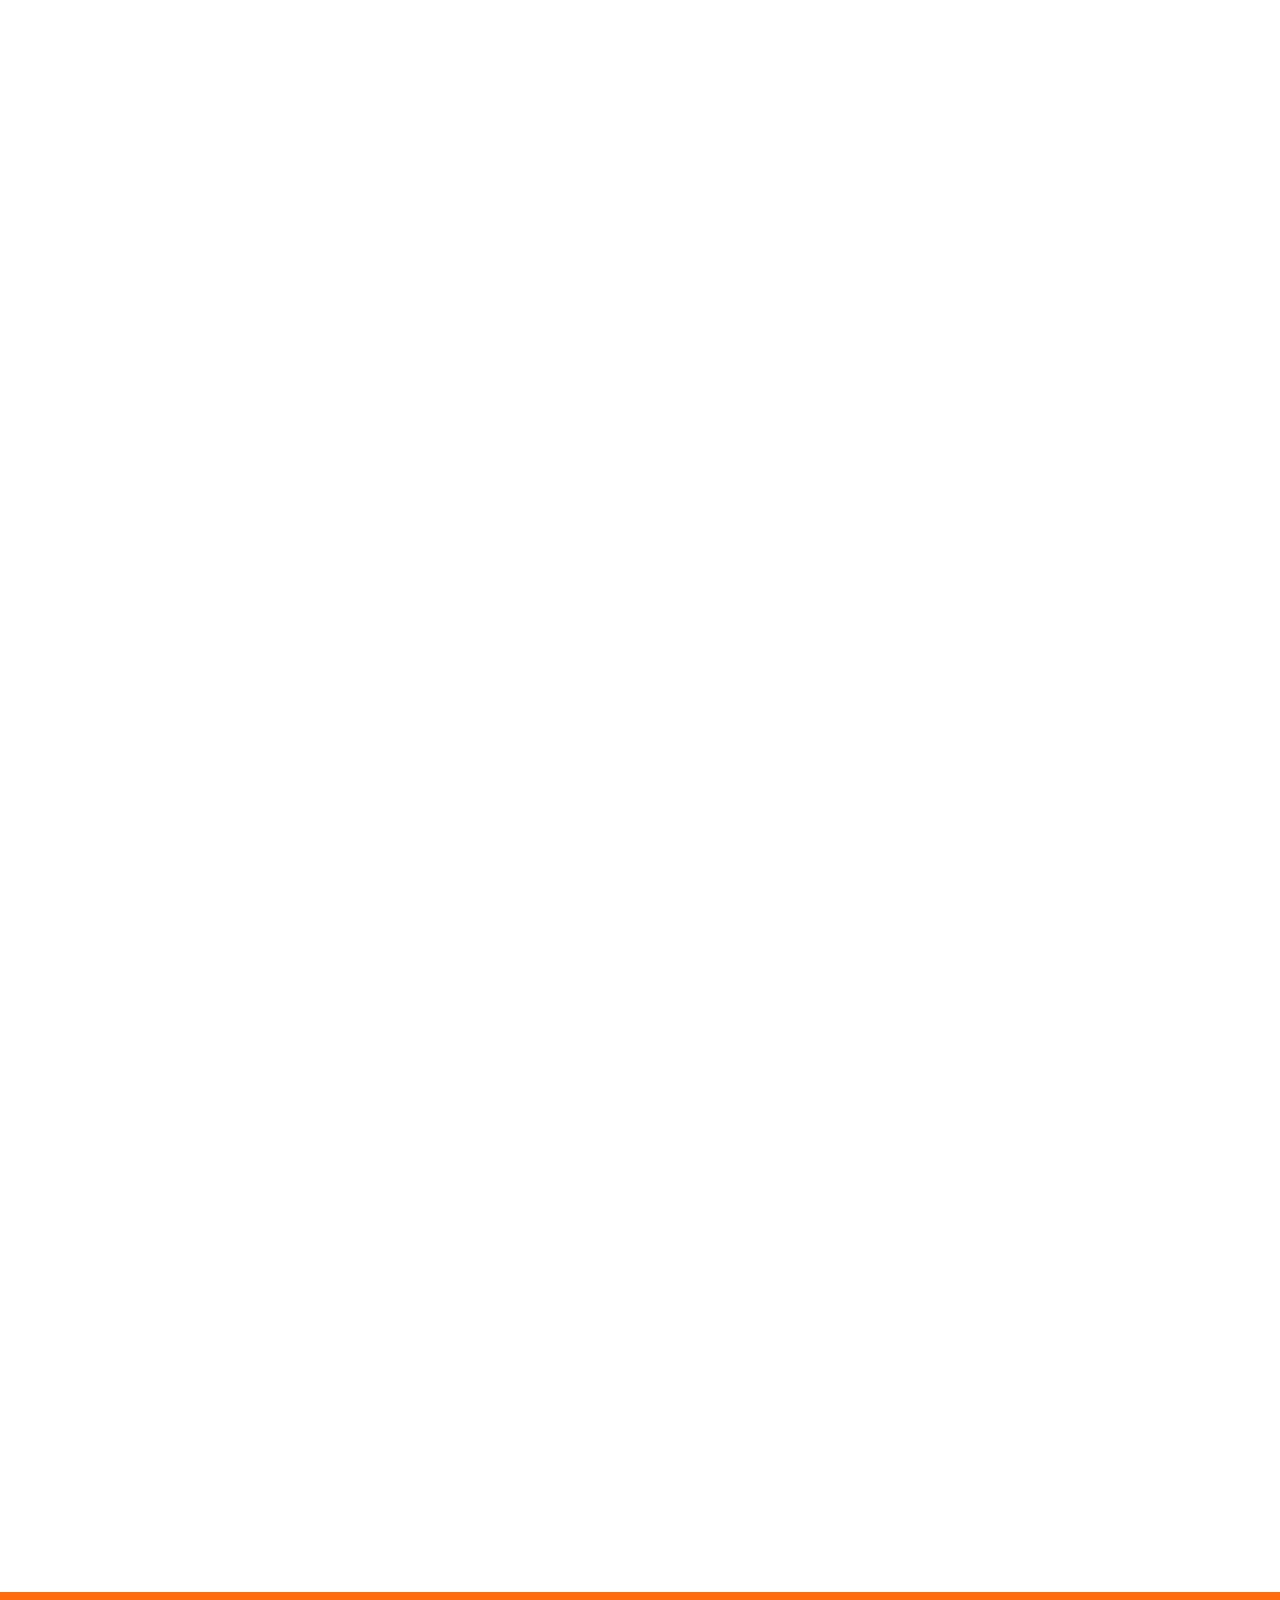
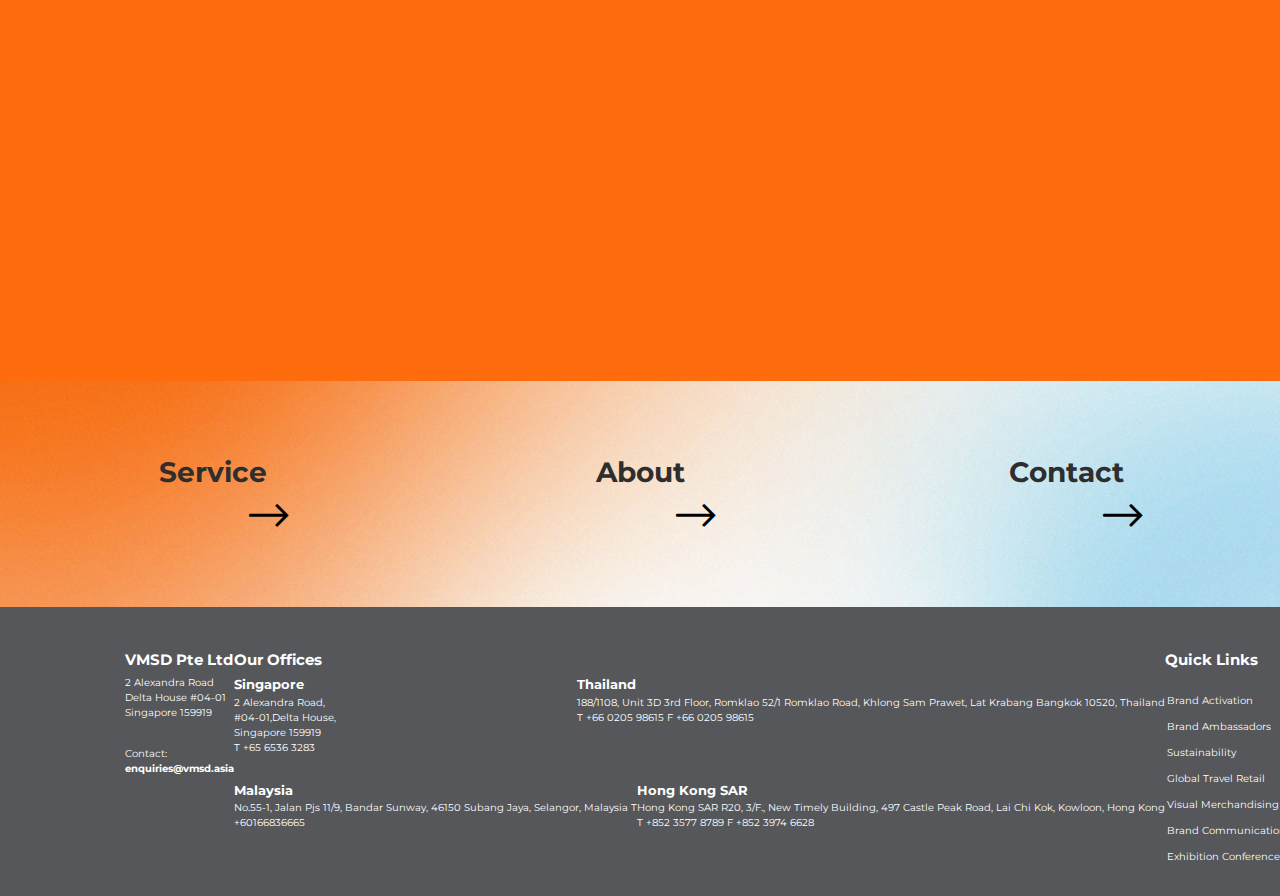
<file: brand-comms.html>
<!DOCTYPE html>
<html lang="en">

<head>
    <meta charset="utf-8">
    <meta http-equiv="X-UA-Compatible" content="IE=edge">
    <meta name="viewport" content="width=device-width, initial-scale=1.0, maximum-scale=1.0, user-scalable=no" />
    <meta name="description" content="">
    <meta name="author" content="">
    <title>BRAND COMMS</title>
    <link href="css/bootstrap.min.css" type="text/css" rel="stylesheet">
    <!-- <link href="fonts/font-awesome/css/font-awesome.min.css" type="text/css" rel="stylesheet"> -->
    <!-- <link href="fonts/fontawesome-pro-6.1.2/css/all.css" rel="stylesheet"> -->
    <link href="fonts/fontawesome-pro-5.15.3-web/css/all.min.css" rel="stylesheet">
    <link href="css/slick.css" type="text/css" rel="stylesheet">
    <link href="css/animate.css" type="text/css" rel="stylesheet">
    <link href="css/main.css" type="text/css" rel="stylesheet">
    <!-- HTML5 Shim and Respond.js IE8 support of HTML5 elements and media queries -->
    <!-- WARNING: Respond.js doesn't work if you view the page via file:// -->
    <!--[if lt IE 9]>
            <script src="https://oss.maxcdn.com/libs/html5shiv/3.7.0/html5shiv.js"></script>
            <script src="https://oss.maxcdn.com/libs/respond.js/1.4.2/respond.min.js"></script>
        <![endif]-->
</head>

<body>
    <div class="wrap">
        <header>
            <div class="header">
                <div class="logo">
                    <a href="javascript:;" class="img">
                        <img src="./images/logo.png" alt="">
                    </a>
                </div>
                <div class="act-header">
                    <div class="el">
                        <nav class="menu-drop">
                            <button class="btn-drop" type="button">
                                <i class="fal fa-bars"></i>
                            </button>
                          
                            <div class="menu-ct collapse navbar-collapse show" id="navbarSupportedContent">
                                <div class="el-group container">
                                    <ul class="el el-category col-lg-4">
                                        <li> <a href="javascript:;">Our work</a> </li>
                                        <li> <a href="javascript:;">Our team </a> </li>
                                        <li> <a href="javascript:;">Contact us</a> </li>
                                    </ul>
                                    <ul class="el el-page col-lg-8">
                                        <li><a href="javascript:;">  Brand Communication </a></li>
                                        <li><a href="javascript:;">  Visual Merchandising</a></li>
                                        <li><a href="javascript:;">  Brand Activations</a></li>
                                        <li><a href="javascript:;">  Brand Ambassadors</a></li>
                                        <li><a href="javascript:;">  Global Travel Retail</a></li>
                                        <li><a href="javascript:;">  Sustainability</a></li>
                                        <li><a href="javascript:;">  Exhibitions Conference</a></li>
                                    </ul>
                                </div>
                            </div>
                        </nav>
                    </div>
                    <div class="el">
                        <button class="btn-main btn-let-chat">LET'S CHAT</button>
                    </div>

                </div>
            </div>

        </header>
        <body>
            
        </body>
            <section class="home-banner">
                <a class="img" href="javasccipt:;">
                    <img src="./images/banner-com.png" alt="">
                </a>
                <div class="container container-home content-banner">
                    <span>Service</span>
                    <h1 class="fadeInLeft delay02 wow col-lg-3">
                        Brand Communication
                    </h1>
                    <img class="fadeInLeft delay02 wow" src="./images/le-logo.png" alt="">
                </div>
            </section>

            <section class="ct-main-group container">
                <div class="el-group">
                    <div class="ct">

                        <div class="item-2 fadeInRight delay02 wow col-lg-6 ">
                            <div class="slider slider-for">
                                <img src="./images/com1.jpg" alt="">
                                <!-- <img src="./images/event2.png" alt="">
                                <img src="./images/event3.png" alt="">
                                <img src="./images/event4.png" alt="">
                                <img src="./images/event5.png" alt=""> -->
                            </div>
                            <!-- <div class="slider slider-nav">
                                <div><img src="./images/event1.png" alt=""></div>
                                <div><img src="./images/event2.png" alt=""></div>
                                <div><img src="./images/event3.png" alt=""></div>
                                <div><img src="./images/event4.png" alt=""></div>
                                <div><img src="./images/event5.png" alt=""></div>
                            </div> -->
                        </div>
                        <div class="item-1 fadeInLeft delay02 wow col-lg-6 ">
                            <h1>Visibility Toolkit</h1>
                            <span>Our toolkit provides a step-by-step guide to create a tailored visibility strategy that aligns with your brand's objectives, equipping you with techniques for maximising visibility across various platforms, both online and offline.</span>
                            <div class="btn-start-project">
                                <button class="btn-main">START A PROJECT</button>
                            </div>

                        </div>
                    </div>
                    <div class="ct">

                        <div class="item-2 fadeInRight delay02 wow col-lg-6">
                            <div class="slider slider-for">
                                <img src="./images/com2.jpg" alt="">
                                <!-- <img src="./images/event2.png" alt="">
                                <img src="./images/event3.png" alt="">
                                <img src="./images/event4.png" alt="">
                                <img src="./images/event5.png" alt=""> -->
                              </div>
                              <!-- <div class="slider slider-nav">
                                <div><img src="./images/event1.png" alt=""></div>
                                <div><img src="./images/event2.png" alt=""></div>
                                <div><img src="./images/event3.png" alt=""></div>
                                <div><img src="./images/event4.png" alt=""></div>
                                <div><img src="./images/event5.png" alt=""></div>
                              </div> -->
                        </div>
                        <div class="item-1 fadeInLeft delay02 wow col-lg-6">
                            <h1>Brand Toolkit</h1>
                            <span>Our toolkit guides you through the process of defining your brand's mission, values, and unique positioning in the market. Discover tools to create a captivating logo, colour palette, and design elements that showcase your brand's personality.</span>
                            <div class="btn-start-project">
                                <button class="btn-main">START A PROJECT</button>
                            </div>

                        </div>
                    </div>
                    <div class="ct">

                        <div class="item-2 fadeInRight delay02 wow col-lg-6">
                            <div class="slider slider-for">
                                <img src="./images/com3.jpg" alt="">
                                <!-- <img src="./images/event2.png" alt="">
                                <img src="./images/event3.png" alt="">
                                <img src="./images/event4.png" alt="">
                                <img src="./images/event5.png" alt=""> -->
                              </div>
                              <!-- <div class="slider slider-nav">
                                <div><img src="./images/event1.png" alt=""></div>
                                <div><img src="./images/event2.png" alt=""></div>
                                <div><img src="./images/event3.png" alt=""></div>
                                <div><img src="./images/event4.png" alt=""></div>
                                <div><img src="./images/event5.png" alt=""></div>
                              </div> -->
                        </div>
                        <div class="item-1 fadeInLeft delay02 wow col-lg-6">
                            <h1>Video ProductionEvents</h1>
                            <span>Our expert team of creatives handle every aspect of video production, from concept development to filming, editing, and post-production. Whether it's corporate videos, commercials, or brand stories, our team has the expertise to bring your vision to life.</span>
                            <div class="btn-start-project">
                                <button class="btn-main">START A PROJECT</button>
                            </div>

                        </div>
                    </div>
                    <div class="ct">

                        <div class="item-2 fadeInRight delay02 wow col-lg-6">
                            <div class="slider slider-for">
                                <img src="./images/com4.jpg" alt="">
                                <!-- <img src="./images/event2.png" alt="">
                                <img src="./images/event3.png" alt="">
                                <img src="./images/event4.png" alt="">
                                <img src="./images/event5.png" alt=""> -->
                              </div>
                              <!-- <div class="slider slider-nav">
                                <div><img src="./images/event1.png" alt=""></div>
                                <div><img src="./images/event2.png" alt=""></div>
                                <div><img src="./images/event3.png" alt=""></div>
                                <div><img src="./images/event4.png" alt=""></div>
                                <div><img src="./images/event5.png" alt=""></div>
                              </div> -->
                        </div>
                        <div class="item-1 fadeInLeft delay02 wow col-lg-6">
                            <h1>OOH Marketing</h1>
                            <span>Our creative strategies, out-of-the-box thinking, and eye-catching campaigns ensure your message reaches and resonates with your target audience. Just take a look at this one we did with Lendela. We pretend-crushed a car. </span>
                            <div class="btn-start-project">
                                <button class="btn-main">START A PROJECT</button>
                            </div>

                        </div>
                    </div>
                </div>
            </section>
            <section>
                <div class="learn-more">
                    <div class="ct wow fadeInRight delay02">
                        <h1>Learn more about our leadership team    </h1>
                        <button> <i class="fal fa-long-arrow-right"></i></i></button>
                    </div>
                </div>
            </section>
            <section>
                <div class="ct-more">
                    <a href="javascipt" class="img">
                        <img src="./images/banner_color.jpg" alt="">
                    </a>
                    <div class="ct">
                        <div class="item">
                            <div class="el">
                                <span>Service</span>
                                <button> <i class="fal fa-long-arrow-right"></i></i></button>
                            </div>
                        </div>
                        <div class="item">
                            <div class="el">
                                <span>About</span>
                                <button> <i class="fal fa-long-arrow-right"></i></i></button>
                            </div>
                        </div>
                        <div class="item">
                            <div class="el">
                                <span>Contact</span>
                                <button> <i class="fal fa-long-arrow-right"></i></i></button>
                            </div>
                        </div>
                    </div>
                </div>
            </section>
            <footer>
                <section class="container">
                    <div class="el">
                        <h1>VMSD Pte Ltd </h1>
                        <div class="el-group">
                            <div class="ct">
                                <span>2 Alexandra Road</span>
                                <span>Delta House #04-01</span>
                                <span>Singapore 159919</span>
                            </div>
                            <div class="ct">
                                <span>Contact:
                                    <p>enquiries@vmsd.asia </p>
                                </span>
                            </div>
                        </div>
                    </div>
                    <div class="el">
                        <h1>Our Offices</h1>
                        <div class="el-group">
                        <div class="ct-group">
                            <div class="ct">
                                <h2>Singapore</h2>
                                    <span>2 Alexandra Road,</span>
                                    <span>#04-01,Delta House,</span>
                                    <span>Singapore 159919 </span>
                                    <span>T +65 6536 3283</span>
                            </div>
                            <div class="ct">
                                <h2>Thailand</h2>
                                <span>188/1108, Unit 3D 3rd Floor, Romklao 52/1 Romklao Road, Khlong Sam Prawet, Lat Krabang Bangkok 10520, Thailand</span>
                                    <span>T +66 0205 98615  F +66 0205 98615</span>
                            </div>
    
                        </div>
                        <div class="ct-group">
                            <div class="ct">
                                <h2>Malaysia</h2>
                                <span>No.55-1, Jalan Pjs 11/9, Bandar Sunway, 46150 Subang Jaya, Selangor, Malaysia T</span>
                                <span>+60166836665</span>
                            </div>
                            <div class="ct">
                                <h2>Hong Kong SAR</h2>
                                <span>Hong Kong SAR
                                    R20, 3/F., New Timely Building, 497 Castle Peak Road, Lai Chi Kok, Kowloon, Hong Kong</span>
                                    <span>T +852 3577 8789   F +852 3974 6628</span>
                            </div>
                        </div>
                        </div>
                    </div>
    
                    <div class="el quick-link">
                        <h1>Quick Links</h1>
                        <div class="el-group">
                        <div class="ct">
                            <span><a href="javascript:;">Brand Activation</a></span>
                            <span><a href="javascript:;">Brand Ambassadors</a></span>
                            <span><a href="javascript:;">Sustainability</a> </span>
                            <span><a href="javascript:;">Global Travel Retail</a></span>
                            <span><a href="javascript:;">Visual Merchandising</a></span>
                            <span><a href="javascript:;">Brand Communication </a></span>
                            <span><a href="javascript:;">Exhibition Conference</a> </span>
                        </div>
                        </div>
                    </div>
    
                    <div class="el">
                        <h1>Connect With Us</h1>
                        <h2>VMSD PTE LTD</h2>
                        <div class="ct social">
                            <img src="./images/fb.png" alt="">
                            <img src="./images/ins.png" alt="">
                        </div>
                        <div class="ct">
                            <span>2023 © VMSD Pte Ltd</span>
                            <span>Rights Reserved</span>
                        </div>
                    </div>
                </section>
            </footer>
    </div>

    <script src="js/jquery.js" type="text/javascript"></script>
    <script src="js/bootstrap.min.js" type="text/javascript"></script>
    <script src="js/slick.min.js" type="text/javascript"></script>
    <script src="js/wow.min.js" type="text/javascript"></script>
    <script src="js/scrollspy.js" type="text/javascript"></script>
    <script src="js/jquery.sticky-kit.js" type="text/javascript"></script>
    <script src="js/script.js" type="text/javascript"></script>
</body>

</html>
</file>
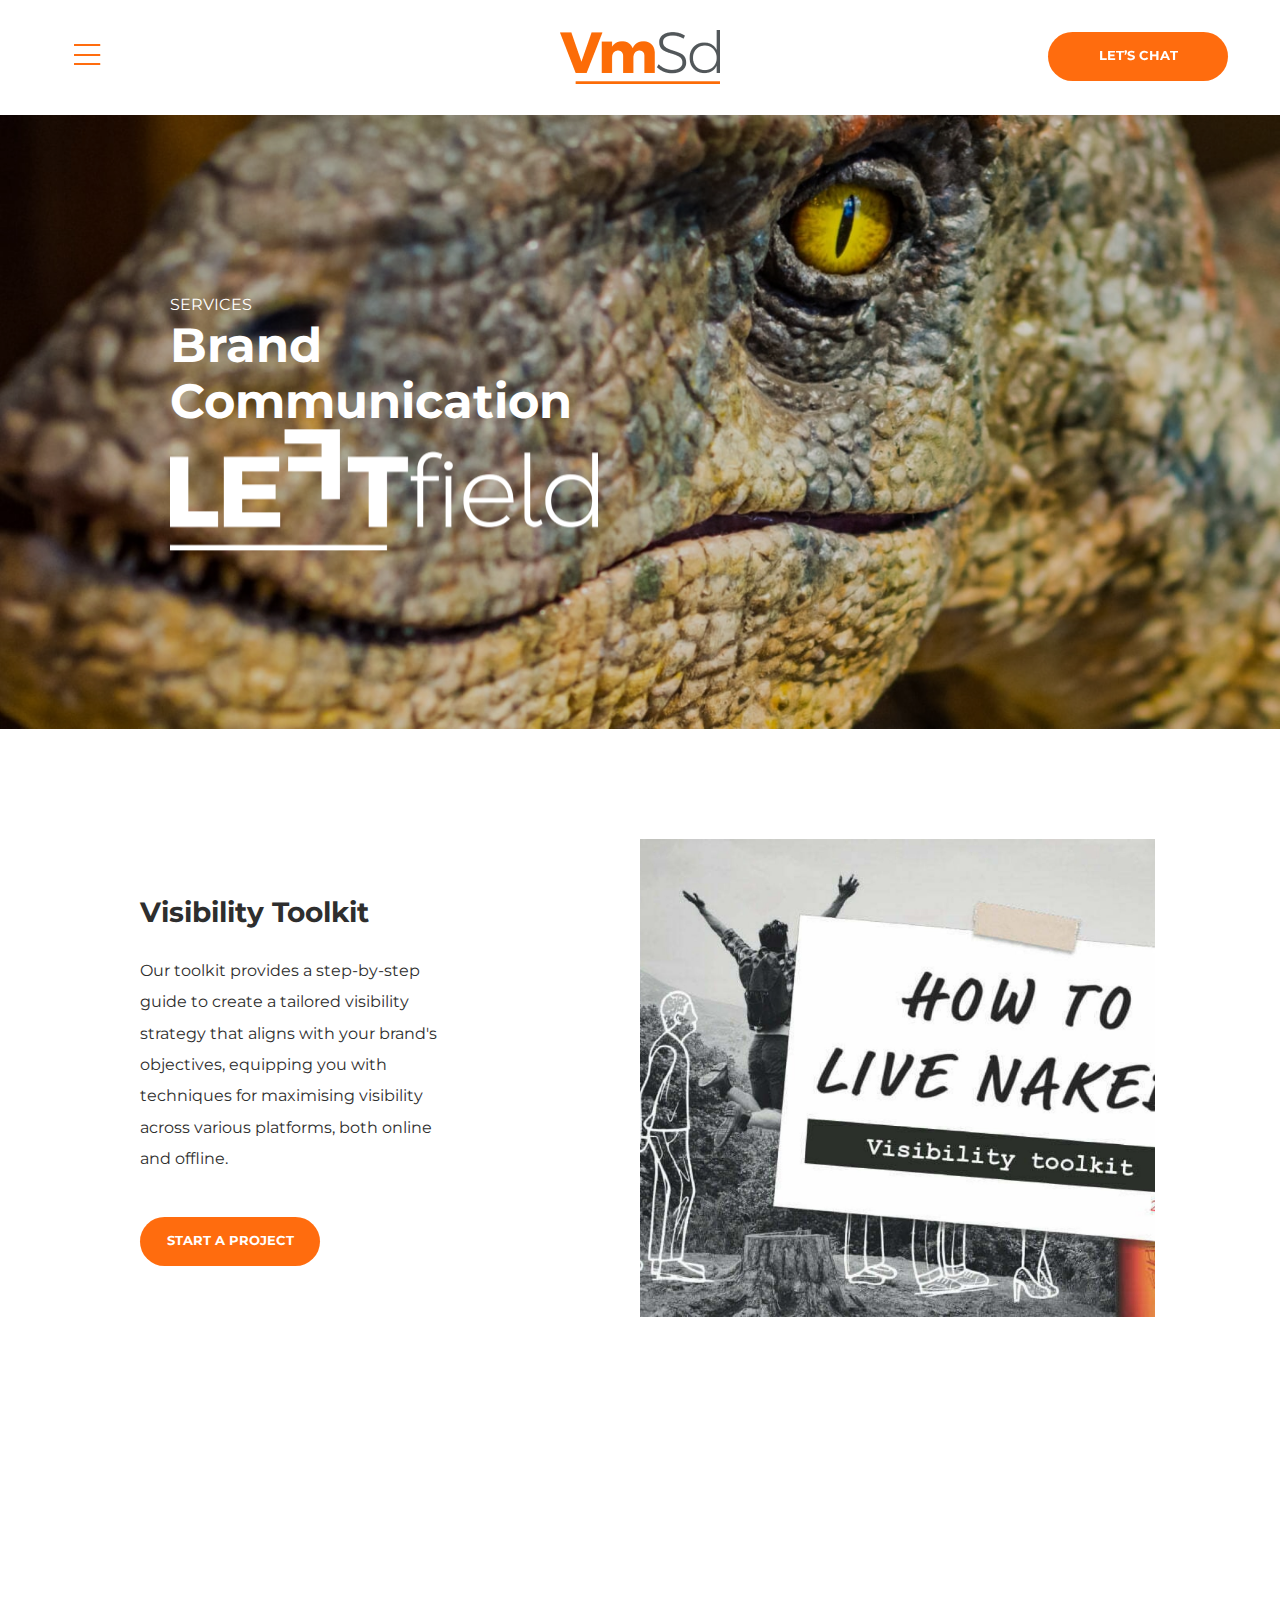
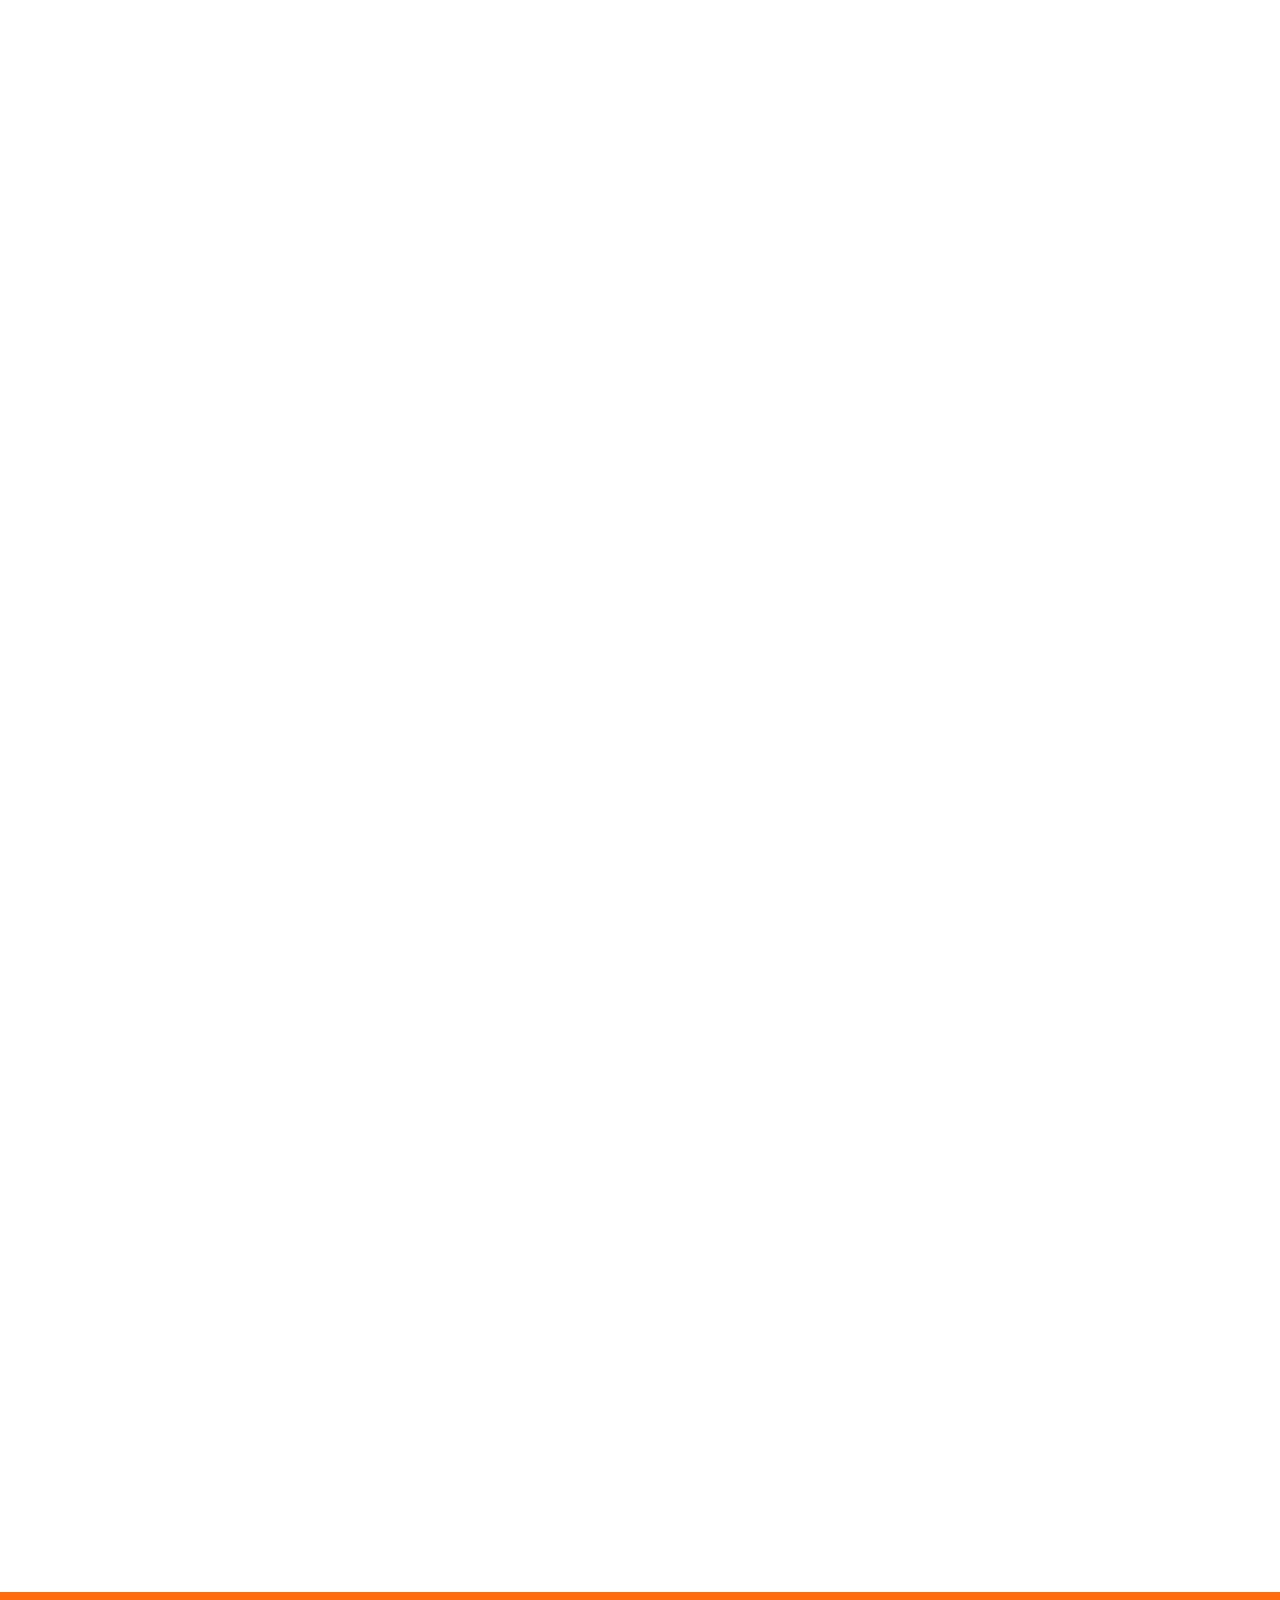
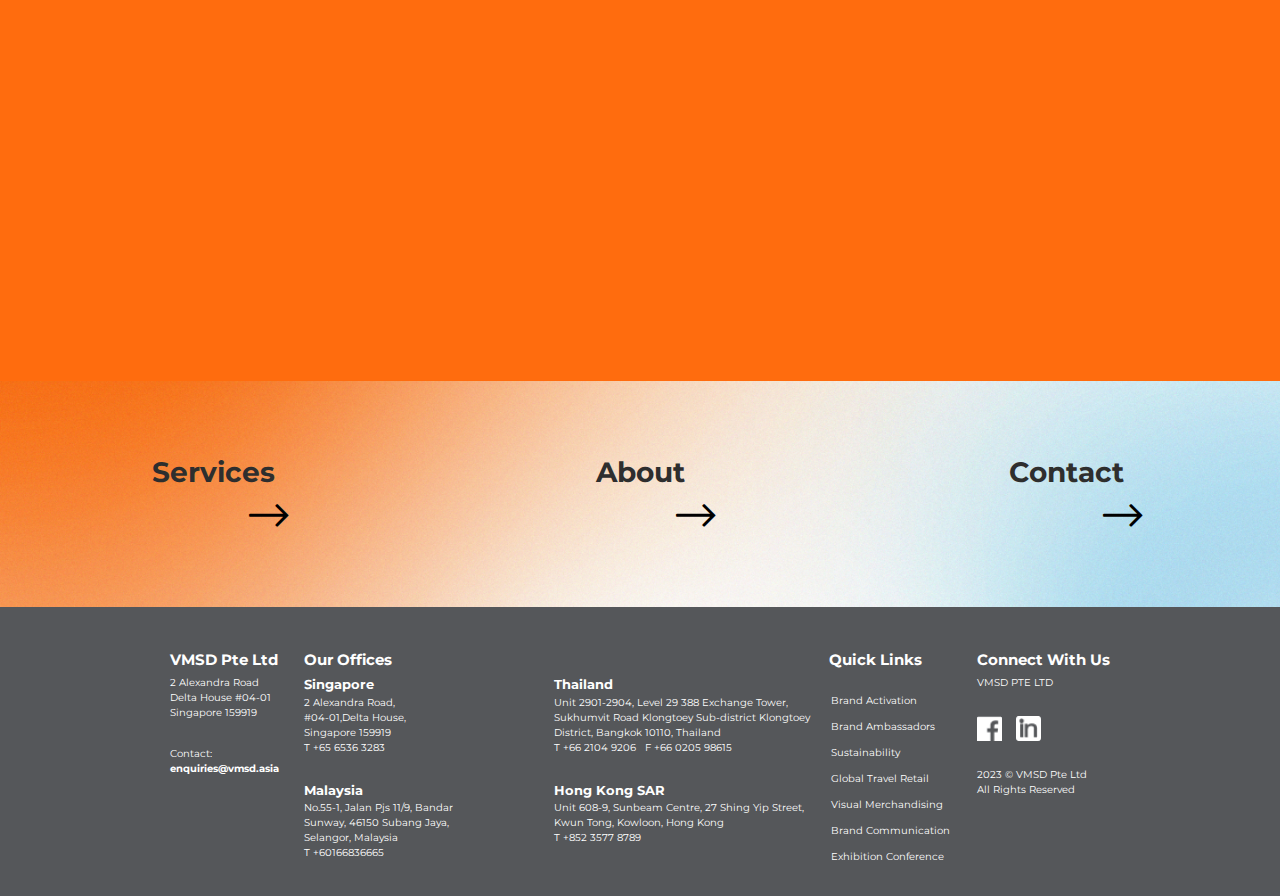
<file: brand-communication.html>
<!DOCTYPE html>
<html lang="en">

<head>
    <meta charset="utf-8">
    <meta http-equiv="X-UA-Compatible" content="IE=edge">
    <meta name="viewport" content="width=device-width, initial-scale=1.0, maximum-scale=1.0, user-scalable=no" />
    <meta name="description" content="">
    <meta name="author" content="">
    <title>BRAND COMMS</title>
    <link rel="icon" href="./images/fav.svg" type="image/x-icon">
    <link href="css/bootstrap.min.css" type="text/css" rel="stylesheet">
    <!-- <link href="fonts/font-awesome/css/font-awesome.min.css" type="text/css" rel="stylesheet"> -->
    <!-- <link href="fonts/fontawesome-pro-6.1.2/css/all.css" rel="stylesheet"> -->
    <link href="fonts/fontawesome-pro-5.15.3-web/css/all.min.css" rel="stylesheet">
    <link href="css/slick.css" type="text/css" rel="stylesheet">
    <link href="css/animate.css" type="text/css" rel="stylesheet">
    <link href="css/main.css" type="text/css" rel="stylesheet">
    <!-- HTML5 Shim and Respond.js IE8 support of HTML5 elements and media queries -->
    <!-- WARNING: Respond.js doesn't work if you view the page via file:// -->
    <!--[if lt IE 9]>
            <script src="https://oss.maxcdn.com/libs/html5shiv/3.7.0/html5shiv.js"></script>
            <script src="https://oss.maxcdn.com/libs/respond.js/1.4.2/respond.min.js"></script>
        <![endif]-->
</head>

<body>
    <div class="wrap">
        <header>
            <div class="header">
                <div class="logo">
                    <a href="index.html" class="img">
                        <img src="./images/logo.png" alt="">
                    </a>
                </div>
                <div class="act-header">
                    <div class="el">
                        <nav class="menu-drop">
                            <button class="btn-drop" type="button" disabled>
                                <i class="fal fa-bars"></i>
                            </button>

                            <div class="menu-ct collapse navbar-collapse show" id="navbarSupportedContent">
                                <a href="javascript:;" class="ic-close"><img src="./images/ic-close.png" alt=""></a>
                                <div class="el-group container ">
                                    <ul class="el el-category col-lg-4">
                                        <li class="home"> <a href="index.html">Home</a> </li>
                                        <li class="our-work"> <a href="javascript:;">Our work</a> </li>
                                        <li class="our-team"> <a href="about.html">Our team </a> </li>
                                        <li class="contact-us"> <a href="about.html#ask">Contact us</a> </li>
                                    </ul>
                                    <ul class="el el-page col-lg-8 el-page-lg">
                                        <li><a href="brand-communication.html">  Brand Communication </a></li>
                                        <li><a href="vm.html">  Visual Merchandising</a></li>
                                        <li><a href="brand-activations.html">  Brand Activations</a></li>
                                        <li><a href="brand-ambassadors.html">  Brand Ambassadors</a></li>
                                        <li><a href="gtr.html">  Global Travel Retail</a></li>
                                        <li><a href="sustainability.html">  Sustainability</a></li>
                                        <li><a href="exhibitions.html">  Exhibitions Conference</a></li>
                                    </ul>
                                    <ul class="el el-page col-lg-8 el-page-sm">
                                        <li class="back-to-category"><a href="javascript:;">Back</a></li>
                                        <li><a href="brand-communication.html">  Brand Communication </a></li>
                                        <li><a href="brand-activations.html">  Brand Activations</a></li>
                                        <li><a href="gtr.html">  Global Travel Retail</a></li>
                                        <li><a href="exhibitions.html">  Exhibitions & Conference</a></li>
                                        <li><a href="vm.html">  Visual Merchandising</a></li>
                                        <li><a href="brand-ambassadors.html">  Brand Ambassadors</a></li>
                                        <li><a href="sustainability.html">  Sustainability</a></li>
                                    </ul>
                                </div>
                            </div>
                        </nav>
                    </div>
                    <div class="el">
                        <button class="btn-main btn-let-chat"><a href="about.html#ask">LET’S CHAT</a></button>
                    </div>

                </div>
            </div>

        </header>

        <body>

        </body>
        <section class="home-banner">
            <a class="img" href="javasccipt:;">
                <img src="./images/banner-com.jpg" alt="">
            </a>
            <div class="container container-home content-banner">
                <span>SERVICES</span>
                <h1 class="fadeInLeft delay02 wow col-lg-3">
                    Brand Communication
                </h1>
                <img class="fadeInLeft delay02 wow" src="./images/le-logo.png" alt="">
            </div>
        </section>

        <section class="ct-main-group container">
            <div class="el-group">
                <div class="ct">

                    <div class="item-2 fadeInRight delay02 wow col-lg-6 ">
                        <div class="slider">
                            <img src="./images/com1.jpg" alt="">
                            <!-- <img src="./images/event2.jpg" alt="">
                                <img src="./images/event3.jpg" alt="">
                                <img src="./images/event4.jpg" alt="">
                                <img src="./images/event5.jpg" alt=""> -->
                        </div>
                        <!-- <div class="slider slider-nav">
                                <div><img src="./images/event1.jpg" alt=""></div>
                                <div><img src="./images/event2.jpg" alt=""></div>
                                <div><img src="./images/event3.jpg" alt=""></div>
                                <div><img src="./images/event4.jpg" alt=""></div>
                                <div><img src="./images/event5.jpg" alt=""></div>
                            </div> -->
                    </div>
                    <div class="item-1 fadeInLeft delay02 wow col-lg-6 ">
                        <h1>Visibility Toolkit</h1>
                        <span>Our toolkit provides a step-by-step guide to create a tailored visibility strategy that
                            aligns with your brand's objectives, equipping you with techniques for maximising visibility
                            across various platforms, both online and offline.</span>
                        <div class="btn-start-project">
                            <a href="about.html#start-project"><button class="btn-main">START A PROJECT</button></a>
                        </div>

                    </div>
                </div>
                <div class="ct">

                    <div class="item-2 fadeInRight delay02 wow col-lg-6">
                        <div class="slider">
                            <img src="./images/com2.jpg" alt="">
                        </div>
                    </div>
                    <div class="item-1 fadeInLeft delay02 wow col-lg-6">
                        <h1>Brand Toolkit</h1>
                        <span>Our toolkit guides you through the process of defining your brand's mission, values, and
                            unique positioning in the market. Discover tools to create a captivating logo, colour
                            palette, and design elements that showcase your brand's personality.</span>
                        <div class="btn-start-project">
                            <a href="about.html#start-project"><button class="btn-main">START A PROJECT</button></a>
                        </div>
                    </div>
                </div>
                <div class="ct">

                    <div class="item-2 fadeInRight delay02 wow col-lg-6">
                        <div class="slider">
                            <img src="./images/com3.jpg" alt="">
                            <!-- <img src="./images/event2.jpg" alt="">
                                <img src="./images/event3.jpg" alt="">
                                <img src="./images/event4.jpg" alt="">
                                <img src="./images/event5.jpg" alt=""> -->
                        </div>
                        <!-- <div class="slider slider-nav">
                                <div><img src="./images/event1.jpg" alt=""></div>
                                <div><img src="./images/event2.jpg" alt=""></div>
                                <div><img src="./images/event3.jpg" alt=""></div>
                                <div><img src="./images/event4.jpg" alt=""></div>
                                <div><img src="./images/event5.jpg" alt=""></div>
                              </div> -->
                    </div>
                    <div class="item-1 fadeInLeft delay02 wow col-lg-6">
                        <h1>Video Production</h1>
                        <span>Our expert team of creatives handle every aspect of video production, from concept
                            development to filming, editing, and post-production. Whether it's corporate videos,
                            commercials, or brand stories, our team has the expertise to bring your vision to
                            life.</span>
                        <div class="btn-start-project">
                            <a href="about.html#start-project"><button class="btn-main">START A PROJECT</button></a>
                        </div>

                    </div>
                </div>
                <div class="ct">

                    <div class="item-2 fadeInRight delay02 wow col-lg-6">
                        <div class="slider">
                            <img src="./images/com4.jpg" alt="">
                            <!-- <img src="./images/event2.jpg" alt="">
                                <img src="./images/event3.jpg" alt="">
                                <img src="./images/event4.jpg" alt="">
                                <img src="./images/event5.jpg" alt=""> -->
                        </div>
                        <!-- <div class="slider slider-nav">
                                <div><img src="./images/event1.jpg" alt=""></div>
                                <div><img src="./images/event2.jpg" alt=""></div>
                                <div><img src="./images/event3.jpg" alt=""></div>
                                <div><img src="./images/event4.jpg" alt=""></div>
                                <div><img src="./images/event5.jpg" alt=""></div>
                              </div> -->
                    </div>
                    <div class="item-1 fadeInLeft delay02 wow col-lg-6">
                        <h1>OOH Marketing</h1>
                        <span>Our creative strategies, out-of-the-box thinking, and eye-catching campaigns ensure your
                            message reaches and resonates with your target audience. Just take a look at this one we did
                            with Lendela. We pretend-crushed a car. </span>
                        <div class="btn-start-project">
                            <a href="about.html#start-project"><button class="btn-main">START A PROJECT</button></a>
                        </div>

                    </div>
                </div>
            </div>
        </section>
        <section>
            <a href="brand-activations.html" class="learn-more">
                <div class="ct wow fadeInRight delay02">
                    <h1>Learn more about Brand Activations</h1>
                    <button> <i class="fal fa-long-arrow-right"></i></i></button>
                </div>
            </a>
        </section>
        <section>
            <div class="ct-more">
                <a class="img" href="javascript:;"><img src="./images/banner_color.jpg" alt=""></a>
                <div class="ct">
                    <a class="item" href="index.html#concert">
                        <div class="el">
                            <span>Services</span>
                            <button> <i class="fal fa-long-arrow-right"></i></i></button>
                        </div>
                    </a>
                    <a class="item" href="about.html">
                        <div class="el">
                            <span>About</span>
                            <button> <i class="fal fa-long-arrow-right"></i></i></button>
                        </div>
                    </a>
                    <a class="item" href="about.html#ask">
                        <div class="el">
                            <span>Contact</span>
                            <button> <i class="fal fa-long-arrow-right"></i></i></button>
                        </div>
                    </a>
                </div>
            </div>
        </section>
        <footer>
            <section class="container container-home">
                <div class="el">
                    <h1>VMSD Pte Ltd </h1>
                    <div class="el-group">
                        <div class="ct">
                            <span>2 Alexandra Road</span>
                            <span>Delta House #04-01</span>
                            <span>Singapore 159919</span>
                        </div>
                        <div class="ct">
                            <span>Contact:
                                <p>enquiries@vmsd.asia </p>
                            </span>
                        </div>
                    </div>
                </div>
                <div class="el">
                    <h1>Our Offices</h1>
                    <div class="el-group">
                        <div class="ct-group">
                            <div class="ct">
                                <h2>Singapore</h2>
                                <span>2 Alexandra Road,</span>
                                <span>#04-01,Delta House,</span>
                                <span>Singapore 159919 </span>
                                <span>T +65 6536 3283</span>
                            </div>
                            <div class="ct" style="margin-right: -1rem;">
                                <h2>Thailand</h2>
                                <span>Unit 2901-2904, Level 29 388 Exchange Tower,</span>
                                <span>
                                    Sukhumvit Road Klongtoey Sub-district Klongtoey
                                </span>
                                <span>District, Bangkok 10110, Thailand</span>
                                <span>T +66 2104 9206   F +66 0205 98615</span>
                            </div>

                        </div>
                        <div class="ct-group">
                            <div class="ct">
                                <h2>Malaysia</h2>
                                <span>No.55-1, Jalan Pjs 11/9, Bandar</span>
                                <span>
                                    Sunway, 46150 Subang Jaya,

                                </span>
                                <span>
                                    Selangor, Malaysia
                                </span>
                                <span>T +60166836665</span>
                            </div>
                            <div class="ct">
                                <h2>Hong Kong SAR</h2>
                                <span>
                                    Unit 608-9, Sunbeam Centre, 27 Shing Yip Street, 
                                </span>
                                <span>

                                    Kwun Tong, Kowloon, Hong Kong</span>
                                <span>T +852 3577 8789</span>
                            </div>
                        </div>
                    </div>
                </div>

                <div class="el quick-link">
                    <h1>Quick Links</h1>
                    <div class="el-group">
                        <div class="ct">
                            <span><a href="brand-activations.html">Brand Activation</a></span>
                            <span><a href="brand-ambassadors.html">Brand Ambassadors</a></span>
                            <span><a href="sustainability.html">Sustainability</a> </span>
                            <span><a href="gtr.html">Global Travel Retail</a></span>
                            <span><a href="vm.html">Visual Merchandising</a></span>
                            <span><a href="brand-communication.html">Brand Communication </a></span>
                            <span><a href="exhibitions.html">Exhibition Conference</a> </span>
                        </div>
                    </div>
                </div>

                <div class="el">
                    <h1>Connect With Us</h1>
                    <h2>VMSD PTE LTD</h2>
                    <div class="ct social">
                                                <a href="https://www.facebook.com/VMSDOfficial/">
                            <img src="./images/fb.png" alt="">
                        </a>
                        <a href="https://www.linkedin.com/company/vmsdofficial/">
                            <img src="./images/ins.png" alt="">
                        </a>
                    </div>
                    <div class="ct">
                        <span>2023 © VMSD Pte Ltd</span>
                        <span>All Rights Reserved</span>
                    </div>
                </div>
            </section>
        </footer>
    </div>

    <script src="js/jquery.js" type="text/javascript"></script>
    <script src="js/bootstrap.min.js" type="text/javascript"></script>
    <script src="js/slick.min.js" type="text/javascript"></script>
    <script src="js/wow.min.js" type="text/javascript"></script>
    <script src="js/scrollspy.js" type="text/javascript"></script>
    <script src="js/jquery.sticky-kit.js" type="text/javascript"></script>
    <script src="js/script.js" type="text/javascript"></script>
</body>

</html>
</file>
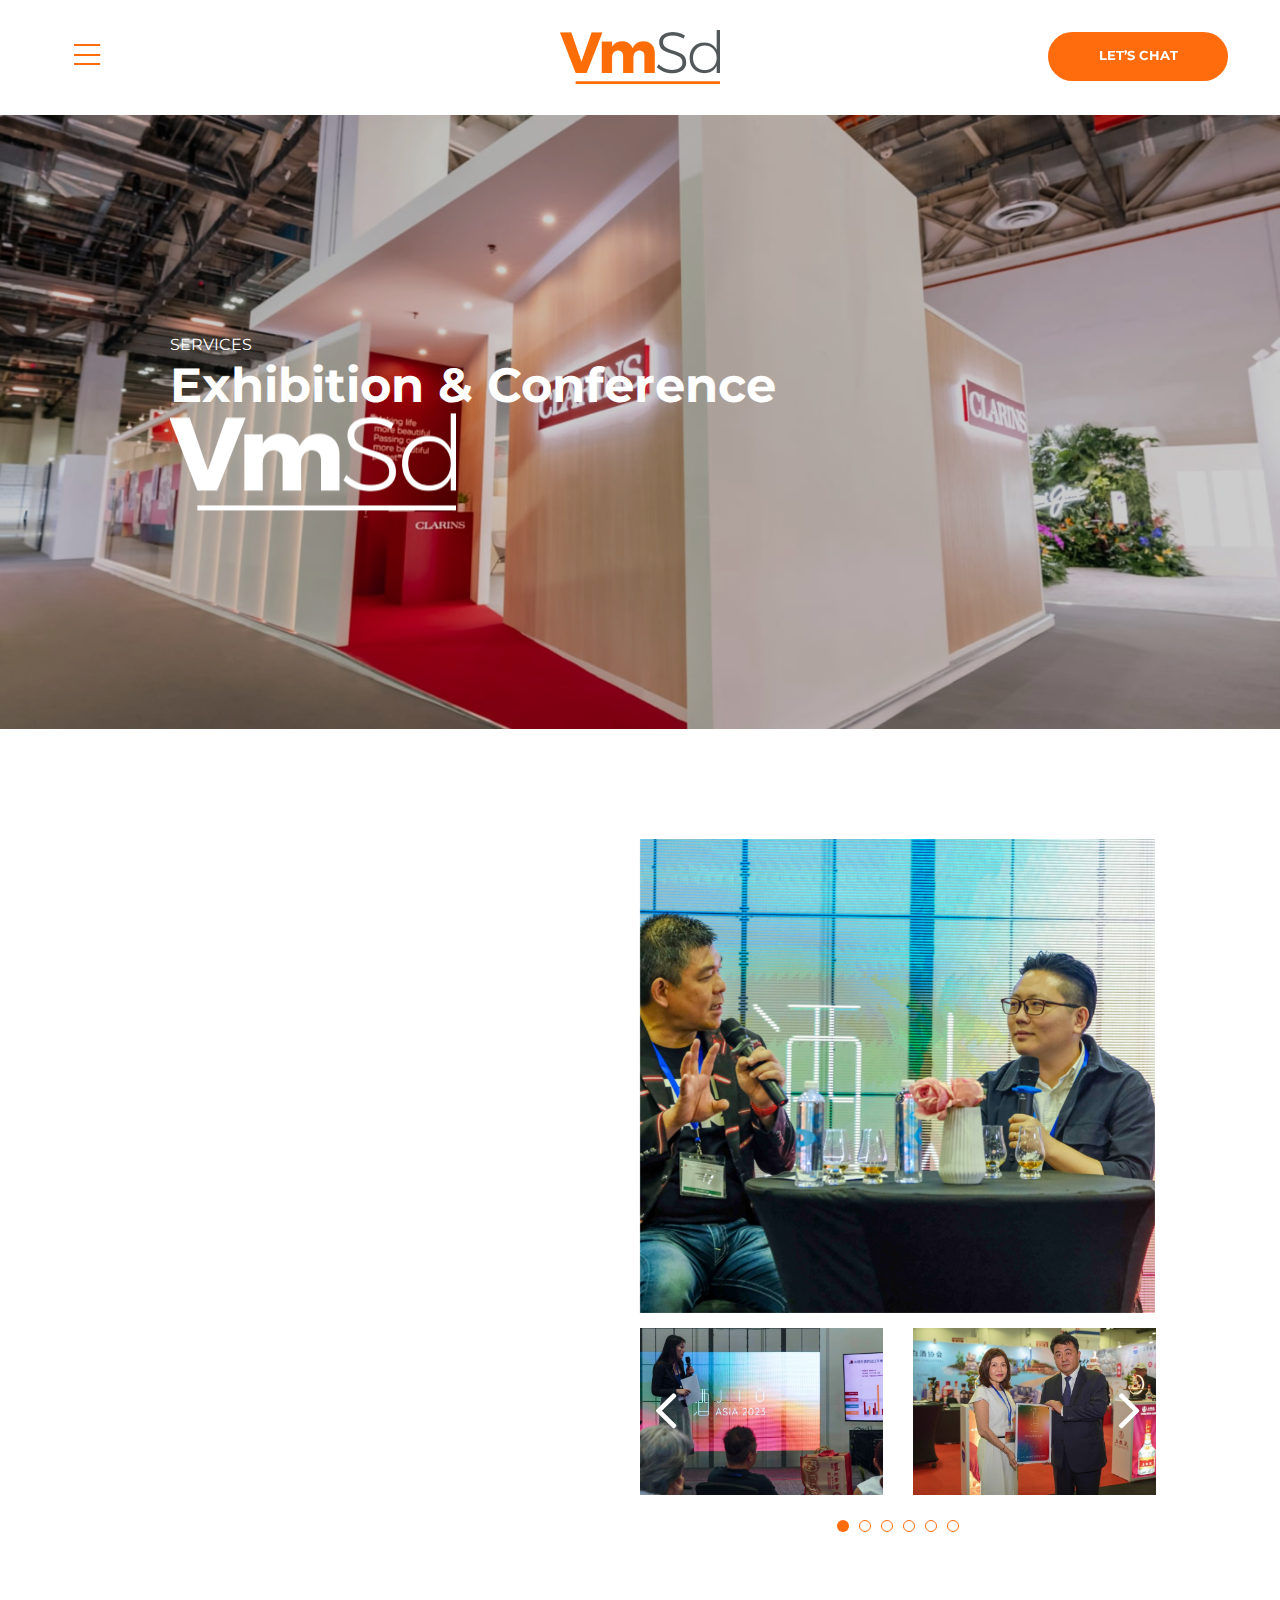
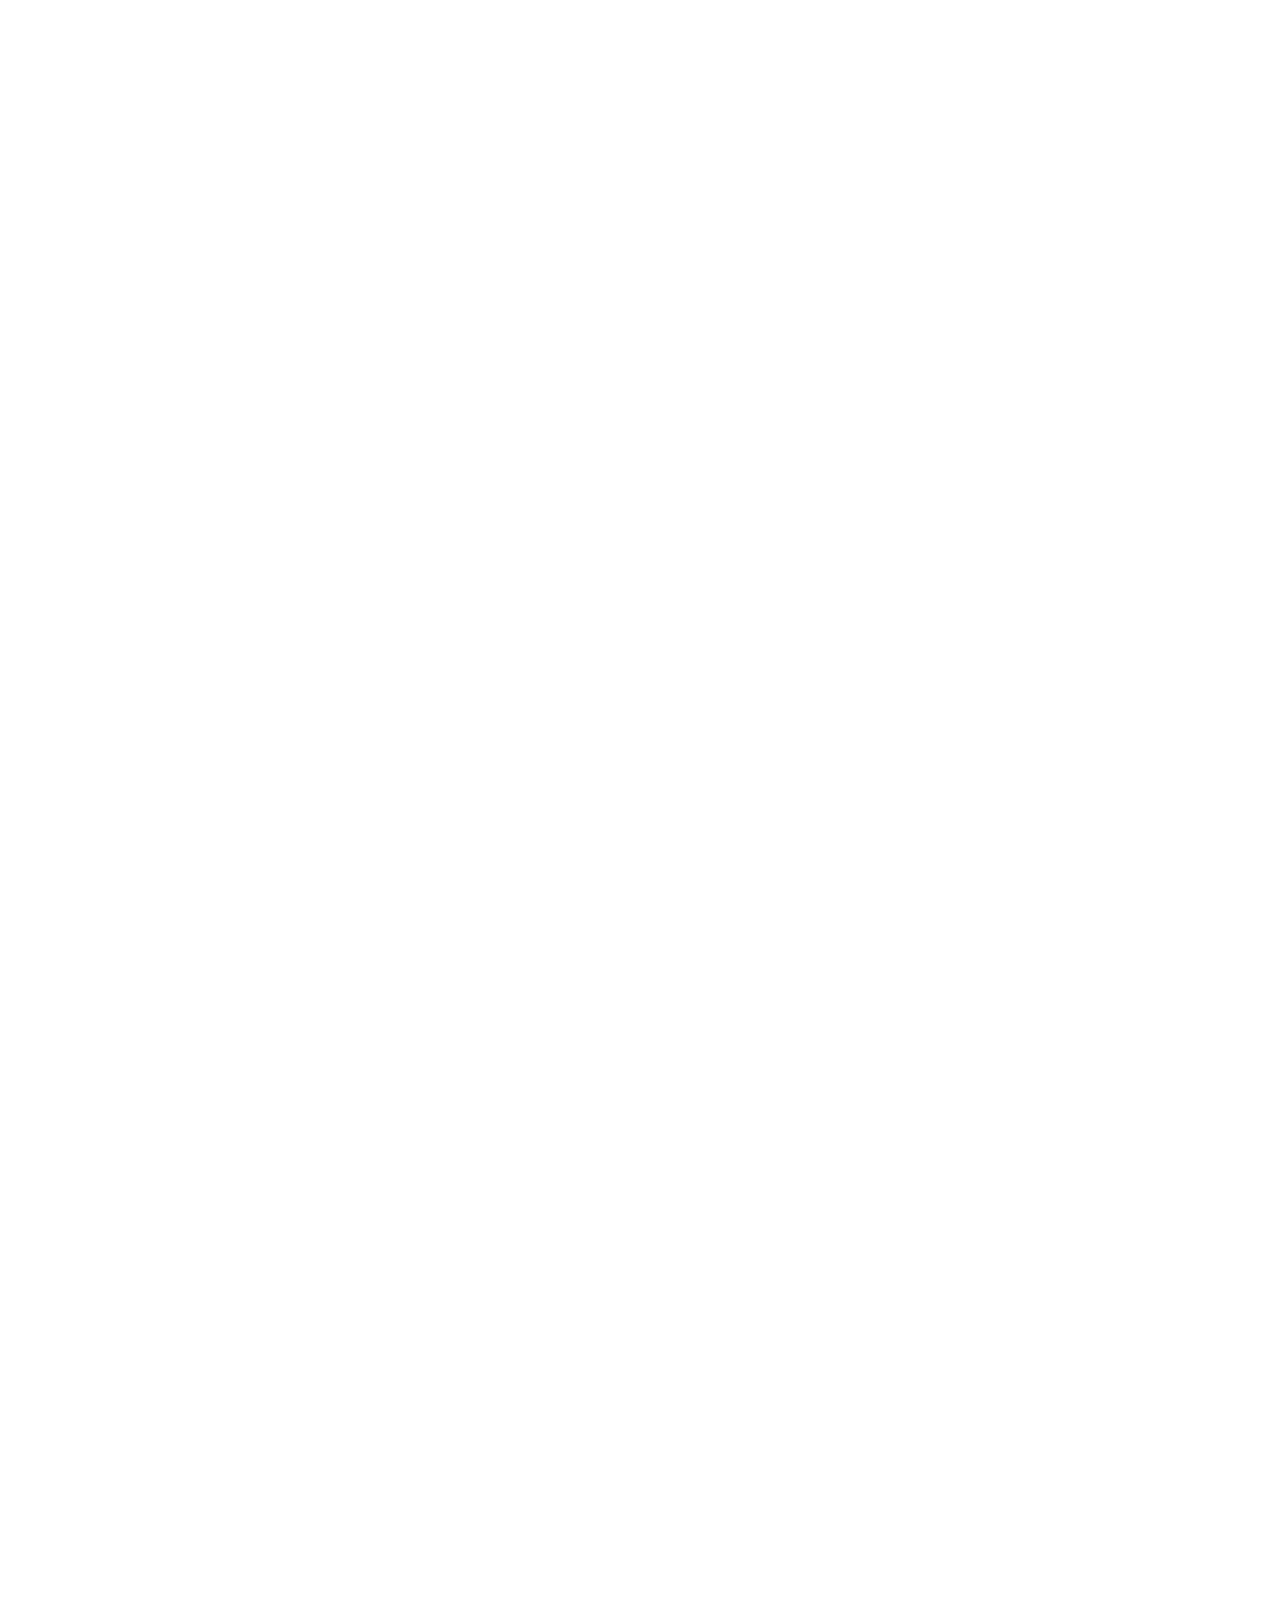
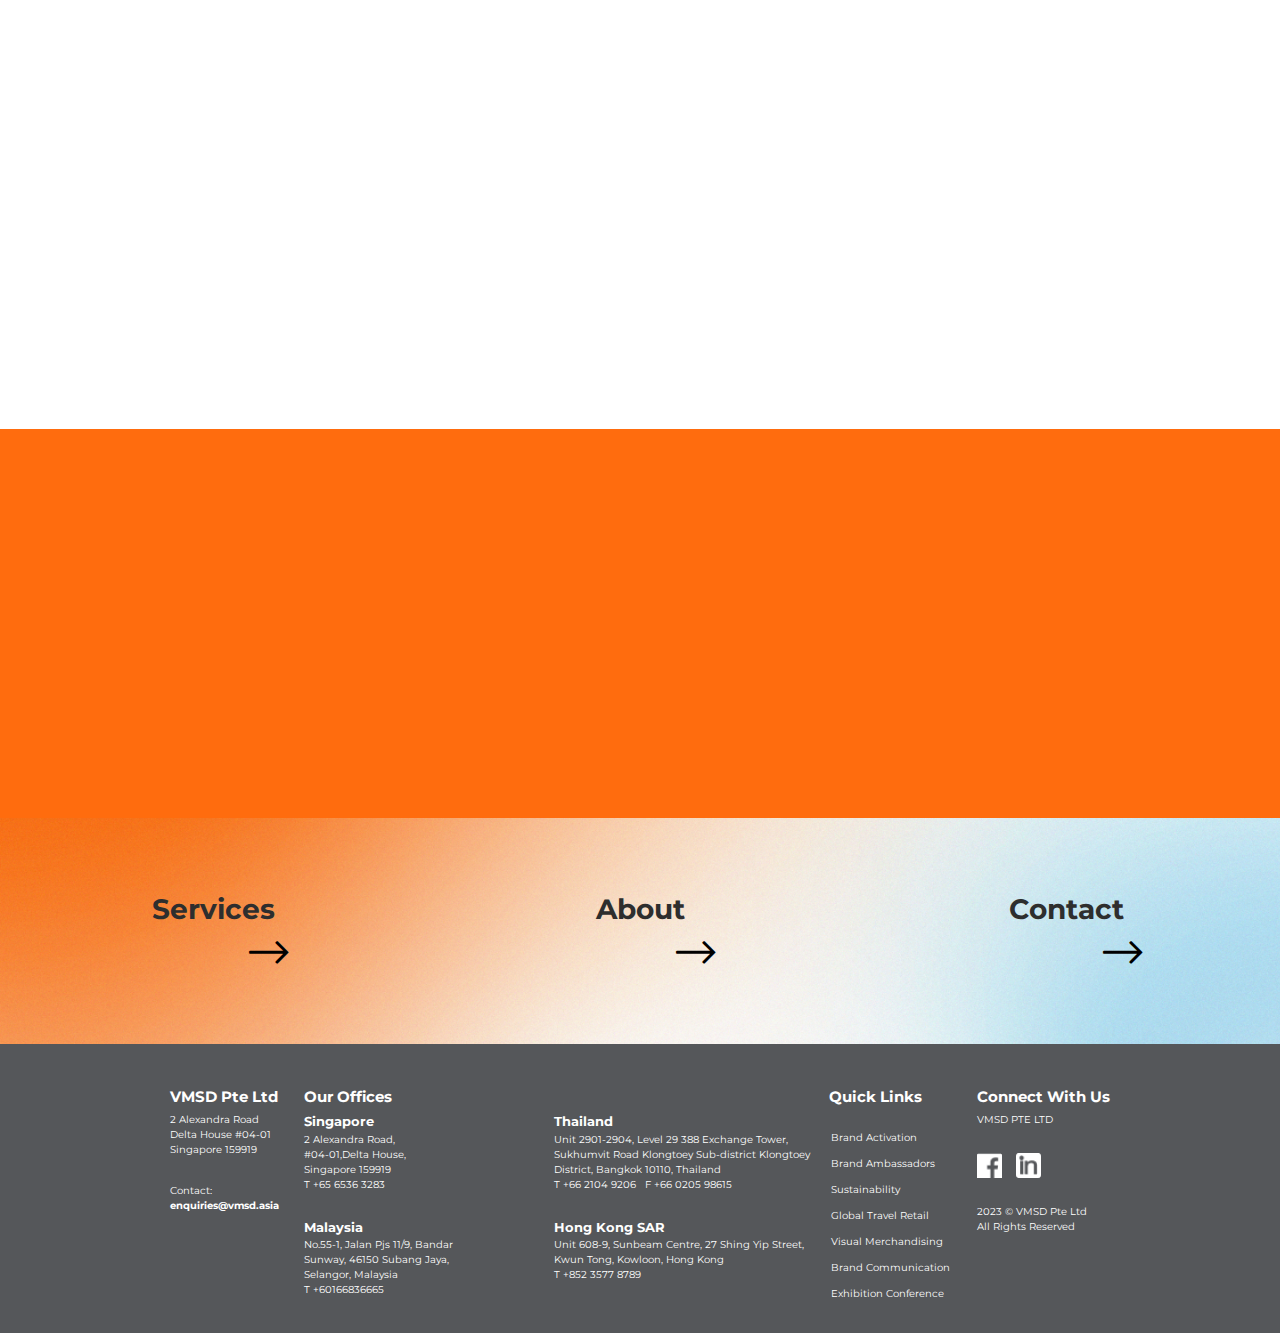
<file: exhibitions.html>
<!DOCTYPE html>
<html lang="en">

<head>
    <meta charset="utf-8">
    <meta http-equiv="X-UA-Compatible" content="IE=edge">
    <meta name="viewport" content="width=device-width, initial-scale=1.0, maximum-scale=1.0, user-scalable=no" />
    <meta name="description" content="">
    <meta name="author" content="">
    <title>EXHIBITIONS</title>
    <link rel="icon" href="./images/fav.svg" type="image/x-icon">
    <link href="css/bootstrap.min.css" type="text/css" rel="stylesheet">
    <!-- <link href="fonts/font-awesome/css/font-awesome.min.css" type="text/css" rel="stylesheet"> -->
    <!-- <link href="fonts/fontawesome-pro-6.1.2/css/all.css" rel="stylesheet"> -->
    <link href="fonts/fontawesome-pro-5.15.3-web/css/all.min.css" rel="stylesheet">
    <link href="css/slick.css" type="text/css" rel="stylesheet">
    <link href="css/animate.css" type="text/css" rel="stylesheet">
    <link href="css/main.css" type="text/css" rel="stylesheet">
    <!-- HTML5 Shim and Respond.js IE8 support of HTML5 elements and media queries -->
    <!-- WARNING: Respond.js doesn't work if you view the page via file:// -->
    <!--[if lt IE 9]>
            <script src="https://oss.maxcdn.com/libs/html5shiv/3.7.0/html5shiv.js"></script>
            <script src="https://oss.maxcdn.com/libs/respond.js/1.4.2/respond.min.js"></script>
        <![endif]-->
</head>

<body>
    <div class="wrap">
        <header>
            <div class="header">
                <div class="logo">
                    <a href="index.html" class="img">
                        <img src="./images/logo.png" alt="">
                    </a>
                </div>
                <div class="act-header">
                    <div class="el">
                        <nav class="menu-drop">
                            <button class="btn-drop" type="button" disabled>
                                <i class="fal fa-bars"></i>
                            </button>

                            <div class="menu-ct collapse navbar-collapse show" id="navbarSupportedContent">
                                <a href="javascript:;" class="ic-close"><img src="./images/ic-close.png" alt=""></a>
                                <div class="el-group container ">
                                    <ul class="el el-category col-lg-4">
                                        <li class="home"> <a href="index.html">Home</a> </li>
                                        <li class="our-work"> <a href="javascript:;">Our work</a> </li>
                                        <li class="our-team"> <a href="about.html">Our team </a> </li>
                                        <li class="contact-us"> <a href="about.html#ask">Contact us</a> </li>
                                    </ul>
                                    <ul class="el el-page col-lg-8 el-page-lg">
                                        <li><a href="brand-communication.html">  Brand Communication </a></li>
                                        <li><a href="vm.html">  Visual Merchandising</a></li>
                                        <li><a href="brand-activations.html">  Brand Activations</a></li>
                                        <li><a href="brand-ambassadors.html">  Brand Ambassadors</a></li>
                                        <li><a href="gtr.html">  Global Travel Retail</a></li>
                                        <li><a href="sustainability.html">  Sustainability</a></li>
                                        <li><a href="exhibitions.html">  Exhibitions Conference</a></li>
                                    </ul>
                                    <ul class="el el-page col-lg-8 el-page-sm">
                                        <li class="back-to-category"><a href="javascript:;">Back</a></li>
                                        <li><a href="brand-communication.html">  Brand Communication </a></li>
                                        <li><a href="brand-activations.html">  Brand Activations</a></li>
                                        <li><a href="gtr.html">  Global Travel Retail</a></li>
                                        <li><a href="exhibitions.html">  Exhibitions & Conference</a></li>
                                        <li><a href="vm.html">  Visual Merchandising</a></li>
                                        <li><a href="brand-ambassadors.html">  Brand Ambassadors</a></li>
                                        <li><a href="sustainability.html">  Sustainability</a></li>
                                    </ul>
                                </div>
                            </div>
                        </nav>
                    </div>
                    <div class="el">
                        <button class="btn-main btn-let-chat"><a href="about.html#ask">LET’S CHAT</a></button>
                    </div>

                </div>
            </div>

        </header>

        <body>

        </body>
        <section class="home-banner">
            <a class="img" href="javasccipt:;">
                <img src="./images/banner-exh.jpg" alt="">
            </a>
            <div class="container container-home content-banner">
                <span>SERVICES</span>
                <h1 class="fadeInLeft delay02 wow">
                    Exhibition & Conference
                </h1>
                <img class="fadeInLeft delay02 wow" src="./images/vm-logo.png" alt="">
            </div>
        </section>

        <section class="ct-main-group container">
            <div class="el-group">
                <div class="ct ct-expo">

                    <div class="item-2 fadeInRight delay02 wow col-lg-6 ">
                        <div class="slider slider-for slider-for-expo">
                            <a href="javascript:;" class="img">
                                <img src="./images/exh1.jpg" alt="">
                            </a>
                            <a href="javascript:;" class="img">
                                <img src="./images/exh-1-1.jpg" alt="">
                            </a>
                            <a href="javascript:;" class="img">
                                <img src="./images/exh-1-2.jpg" alt="">
                            </a>
                            <a href="javascript:;" class="img">
                                <img src="./images/exh-1-3.jpg" alt="">
                            </a>
                            <a href="javascript:;" class="img">
                                <img src="./images/exh-1-4.jpg" alt="">
                            </a>
                            <a href="javascript:;" class="img">
                                <img src="./images/exh-1-5.jpg" alt="">
                            </a>
                        </div>
                        <div class="slider slider-nav slider-nav-expo">

                            <div><a href="javascript:;" class="img">
                                    <img src="./images/exh-1-1.jpg" alt="">
                                </a>
                            </div>
                            <div><a href="javascript:;" class="img">
                                    <img src="./images/exh-1-2.jpg" alt="">
                                </a>
                            </div>
                            <div><a href="javascript:;" class="img">
                                    <img src="./images/exh-1-3.jpg" alt="">
                                </a>
                            </div>
                            <div><a href="javascript:;" class="img">
                                    <img src="./images/exh-1-4.jpg" alt="">
                                </a>
                            </div>
                            <div>
                                <a href="javascript:;" class="img">
                                    <img src="./images/exh-1-5.jpg" alt="">
                                </a>
                            </div>
                            <div><a href="javascript:;" class="img">
                                <img src="./images/exh1.jpg" alt="">
                            </a>
                        </div>
                        </div>
                    </div>
                    <div class="item-1 fadeInLeft delay02 wow col-lg-6 ">
                        <h1>Expo</h1>
                        <span>We weave your brand story into every facet of the design, forging a seamless and immersive
                            narrative that captivates and enthrals visitors, drawing them towards your expo
                            space.</span>
                        <div class="btn-start-project">
                            <a href="about.html#start-project"><button class="btn-main">START A PROJECT</button></a>
                        </div>

                    </div>
                </div>
                <div class="ct trade-show">

                    <div class="item-2 fadeInRight delay02 wow col-lg-6">
                        <div class="slider slider-for slider-for-trade-show">
                            <a href="javascript:;" class="img">
                                <img src="./images/exh2.jpg" alt="">
                            </a>
                            <a href="javascript:;" class="img">
                                <img src="./images/exh-2-1.jpg" alt="">
                            </a>
                            <a href="javascript:;" class="img">
                                <img src="./images/exh-2-2.jpg" alt="">
                            </a>
                        </div>
                        <div class="slider slider-nav slider-nav-trade-show">
                            <div>
                                <a href="javascript:;" class="img">
                                    <img src="./images/exh-2-1.jpg" alt="">
                                </a>
                            </div>
                            <div>
                                <a href="javascript:;" class="img">
                                    <img src="./images/exh-2-2.jpg" alt="">
                                </a>
                            </div>
                            <div>
                                <a href="javascript:;" class="img">
                                    <img src="./images/exh2.jpg" alt="">
                                </a>
                            </div>
                        </div>
                    </div>
                    <div class="item-1 fadeInLeft delay02 wow col-lg-6">
                        <h1>Trade Show</h1>
                        <span>Our trade show solutions are focused on enhancing brand visibility, capturing attention, and driving meaningful connections with your target audience. We’ve crafted all-inclusive trade show solutions for brands like Mevius, Ricola and Eureka.</span>
                        <div class="btn-start-project">
                            <a href="about.html#start-project"><button class="btn-main">START A PROJECT</button></a>
                        </div>

                    </div>
                </div>
                <div class="ct">

                    <div class="item-2 fadeInRight delay02 wow col-lg-6">
                        <div class="slider slider-for">
                            <img src="./images/exh3.jpg" alt="">
                            <!-- <img src="./images/event2.jpg" alt="">
                                <img src="./images/event3.jpg" alt="">
                                <img src="./images/event4.jpg" alt="">
                                <img src="./images/event5.jpg" alt=""> -->
                        </div>
                        <!-- <div class="slider slider-nav">
                                <div><img src="./images/event1.jpg" alt=""></div>
                                <div><img src="./images/event2.jpg" alt=""></div>
                                <div><img src="./images/event3.jpg" alt=""></div>
                                <div><img src="./images/event4.jpg" alt=""></div>
                                <div><img src="./images/event5.jpg" alt=""></div>
                              </div> -->
                    </div>
                    <div class="item-1 fadeInLeft delay02 wow col-lg-6">
                        <h1>Conference </h1>
                        <span>We take pride in our ability to handle every aspect of conference management with
                            precision and professionalism, from logistics to technology. Our team excels in curating
                            engaging hands-on workshops and delivering immersive experiences that encourage active
                            participation and collaboration. </span>
                        <div class="btn-start-project">
                            <a href="about.html#start-project"><button class="btn-main">START A PROJECT</button></a>
                        </div>

                    </div>
                </div>
                <div class="ct">

                    <div class="item-2 fadeInRight delay02 wow col-lg-6">
                        <div class="slider slider-for">
                            <img src="./images/exh4.jpg" alt="">
                            <!-- <img src="./images/event2.jpg" alt="">
                                <img src="./images/event3.jpg" alt="">
                                <img src="./images/event4.jpg" alt="">
                                <img src="./images/event5.jpg" alt=""> -->
                        </div>
                        <!-- <div class="slider slider-nav">
                                <div><img src="./images/event1.jpg" alt=""></div>
                                <div><img src="./images/event2.jpg" alt=""></div>
                                <div><img src="./images/event3.jpg" alt=""></div>
                                <div><img src="./images/event4.jpg" alt=""></div>
                                <div><img src="./images/event5.jpg" alt=""></div>
                              </div> -->
                    </div>
                    <div class="item-1 fadeInLeft delay02 wow col-lg-6">
                        <h1>Seminar</h1>
                        <span>We curate seminar themes that encompass prevailing trends and urgent issues, ensuring maximum relevance. Our seminars foster active participation and open discussions, creating a dynamic learning environment.  </span>
                        <div class="btn-start-project">
                            <a href="about.html#start-project"><button class="btn-main">START A PROJECT</button></a>
                        </div>

                    </div> 
                </div>
            </div>
        </section>
        <section>
            <a href="vm.html" class="learn-more">
                <div class="ct wow fadeInRight delay02">
                    <h1>Learn more about Visual Merchandising</h1>
                    <button> <i class="fal fa-long-arrow-right"></i></i></button>
                </div>
            </a>
        </section>
        <section>
            <div class="ct-more">
                <a class="img" href="javascript:;"><img src="./images/banner_color.jpg" alt=""></a>
                <div class="ct">
                    <a class="item" href="index.html#concert">
                        <div class="el">
                            <span>Services</span>
                            <button> <i class="fal fa-long-arrow-right"></i></i></button>
                        </div>
                    </a>
                    <a class="item" href="about.html">
                        <div class="el">
                            <span>About</span>
                            <button> <i class="fal fa-long-arrow-right"></i></i></button>
                        </div>
                    </a>
                    <a class="item" href="about.html#ask">
                        <div class="el">
                            <span>Contact</span>
                            <button> <i class="fal fa-long-arrow-right"></i></i></button>
                        </div>
                    </a>
                </div>
            </div>
        </section>
        <footer>
            <section class="container container-home">
                <div class="el">
                    <h1>VMSD Pte Ltd </h1>
                    <div class="el-group">
                        <div class="ct">
                            <span>2 Alexandra Road</span>
                            <span>Delta House #04-01</span>
                            <span>Singapore 159919</span>
                        </div>
                        <div class="ct">
                            <span>Contact:
                                <p>enquiries@vmsd.asia </p>
                            </span>
                        </div>
                    </div>
                </div>
                <div class="el">
                    <h1>Our Offices</h1>
                    <div class="el-group">
                        <div class="ct-group">
                            <div class="ct">
                                <h2>Singapore</h2>
                                <span>2 Alexandra Road,</span>
                                <span>#04-01,Delta House,</span>
                                <span>Singapore 159919 </span>
                                <span>T +65 6536 3283</span>
                            </div>
                            <div class="ct" style="margin-right: -1rem;">
                                <h2>Thailand</h2>
                                <span>Unit 2901-2904, Level 29 388 Exchange Tower,</span>
                                <span>
                                    Sukhumvit Road Klongtoey Sub-district Klongtoey
                                </span>
                                <span>District, Bangkok 10110, Thailand</span>
                                <span>T +66 2104 9206   F +66 0205 98615</span>
                            </div>

                        </div>
                        <div class="ct-group">
                            <div class="ct">
                                <h2>Malaysia</h2>
                                <span>No.55-1, Jalan Pjs 11/9, Bandar</span>
                                <span>
                                    Sunway, 46150 Subang Jaya,

                                </span>
                                <span>
                                    Selangor, Malaysia
                                </span>
                                <span>T +60166836665</span>
                            </div>
                            <div class="ct">
                                <h2>Hong Kong SAR</h2>
                                <span>
                                    Unit 608-9, Sunbeam Centre, 27 Shing Yip Street, 
                                </span>
                                <span>

                                    Kwun Tong, Kowloon, Hong Kong</span>
                                <span>T +852 3577 8789</span>
                            </div>
                        </div>
                    </div>
                </div>

                <div class="el quick-link">
                    <h1>Quick Links</h1>
                    <div class="el-group">
                        <div class="ct">
                            <span><a href="brand-activations.html">Brand Activation</a></span>
                            <span><a href="brand-ambassadors.html">Brand Ambassadors</a></span>
                            <span><a href="sustainability.html">Sustainability</a> </span>
                            <span><a href="gtr.html">Global Travel Retail</a></span>
                            <span><a href="vm.html">Visual Merchandising</a></span>
                            <span><a href="brand-communication.html">Brand Communication </a></span>
                            <span><a href="exhibitions.html">Exhibition Conference</a> </span>
                        </div>
                    </div>
                </div>

                <div class="el">
                    <h1>Connect With Us</h1>
                    <h2>VMSD PTE LTD</h2>
                    <div class="ct social">
                                                <a href="https://www.facebook.com/VMSDOfficial/">
                            <img src="./images/fb.png" alt="">
                        </a>
                        <a href="https://www.linkedin.com/company/vmsdofficial/">
                            <img src="./images/ins.png" alt="">
                        </a>
                    </div>
                    <div class="ct">
                        <span>2023 © VMSD Pte Ltd</span>
                        <span>All Rights Reserved</span>
                    </div>
                </div>
            </section>
        </footer>
    </div>

    <script src="js/jquery.js" type="text/javascript"></script>
    <script src="js/bootstrap.min.js" type="text/javascript"></script>
    <script src="js/slick.min.js" type="text/javascript"></script>
    <script src="js/wow.min.js" type="text/javascript"></script>
    <script src="js/scrollspy.js" type="text/javascript"></script>
    <script src="js/jquery.sticky-kit.js" type="text/javascript"></script>
    <script src="js/script.js" type="text/javascript"></script>
</body>

</html>
</file>
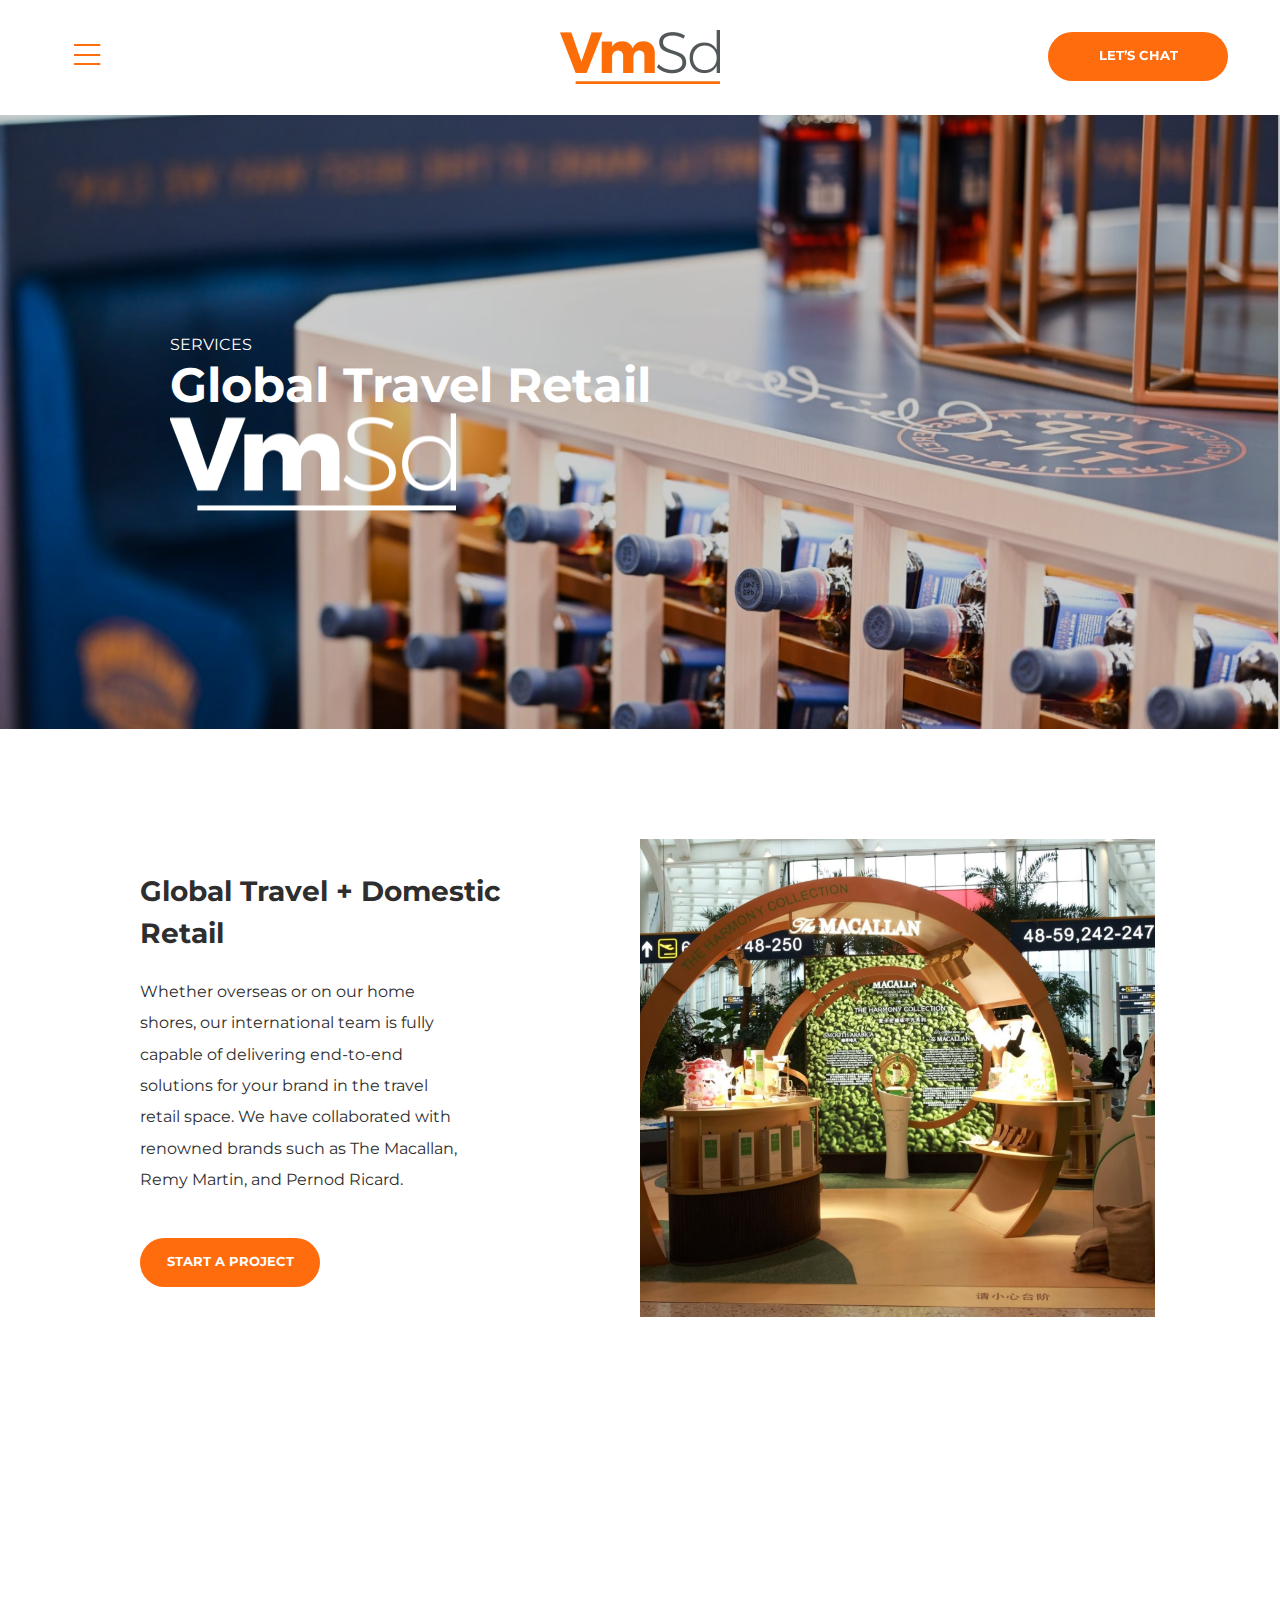
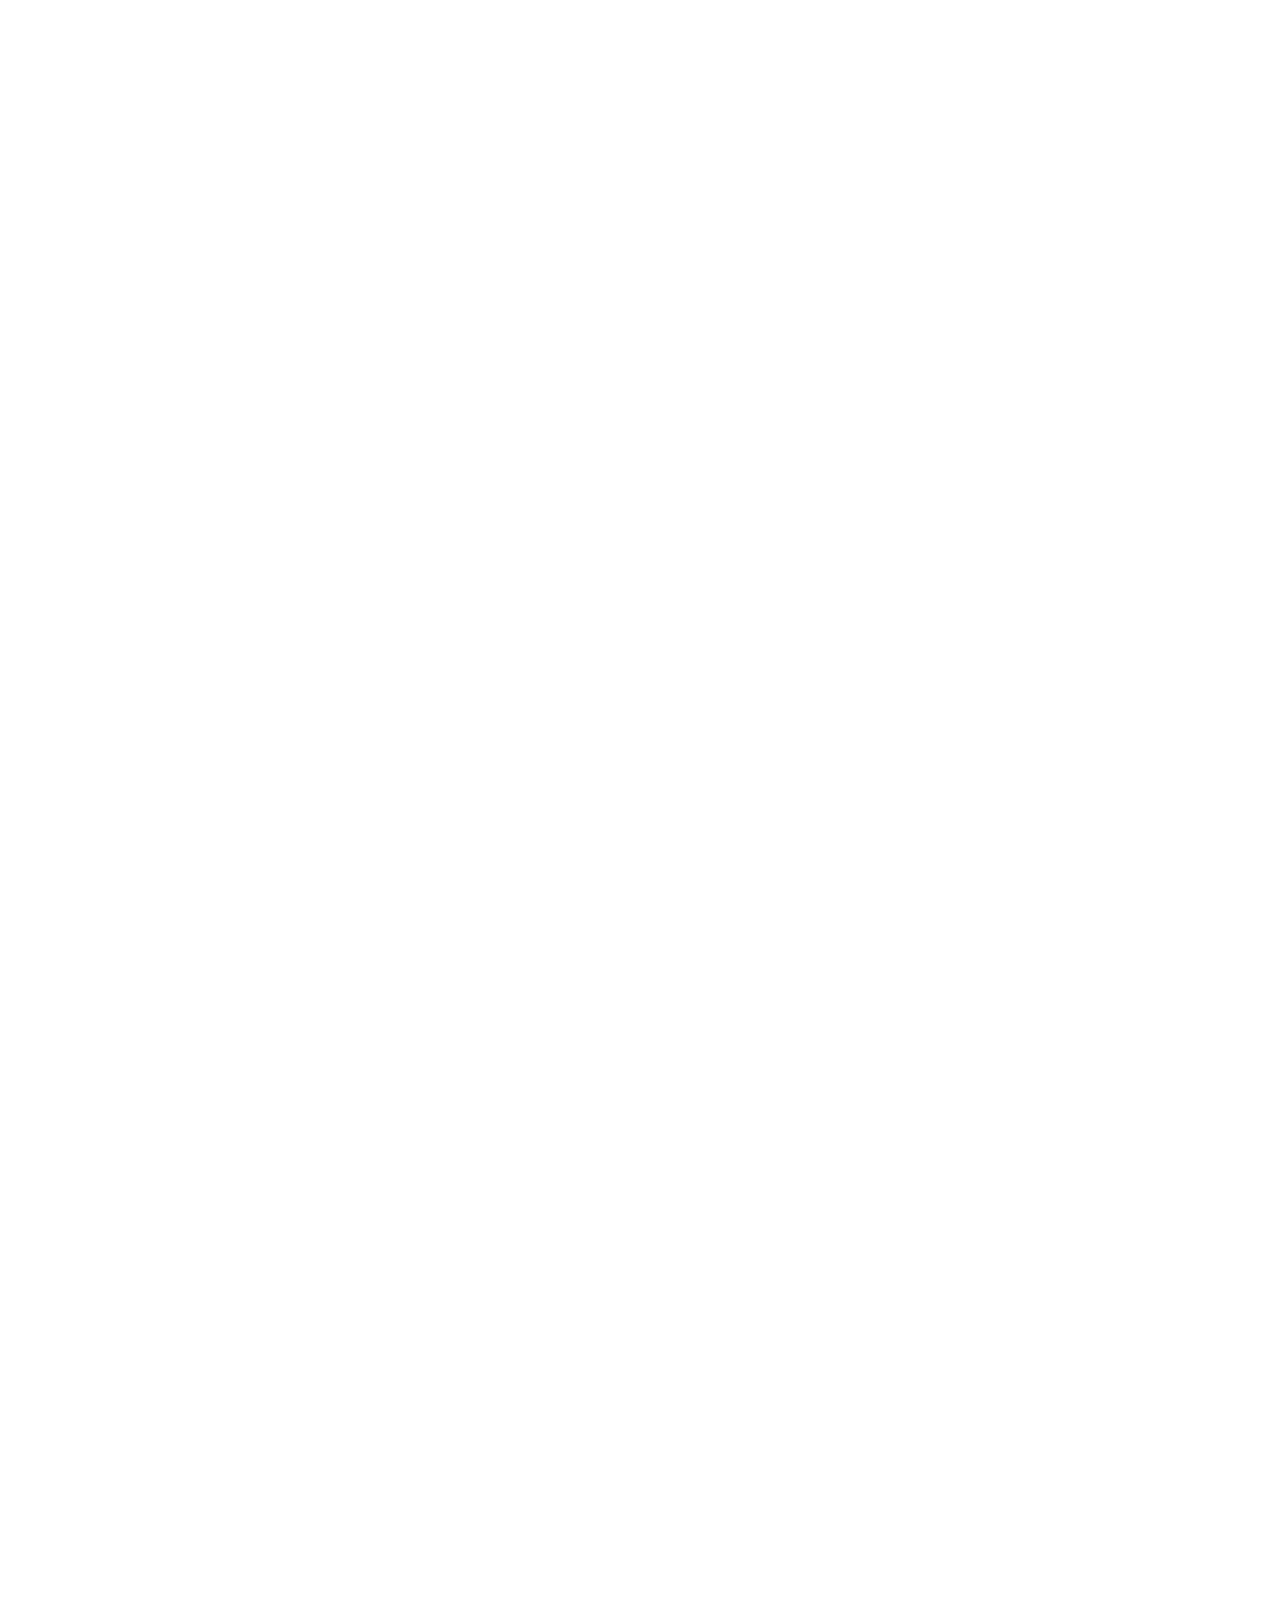
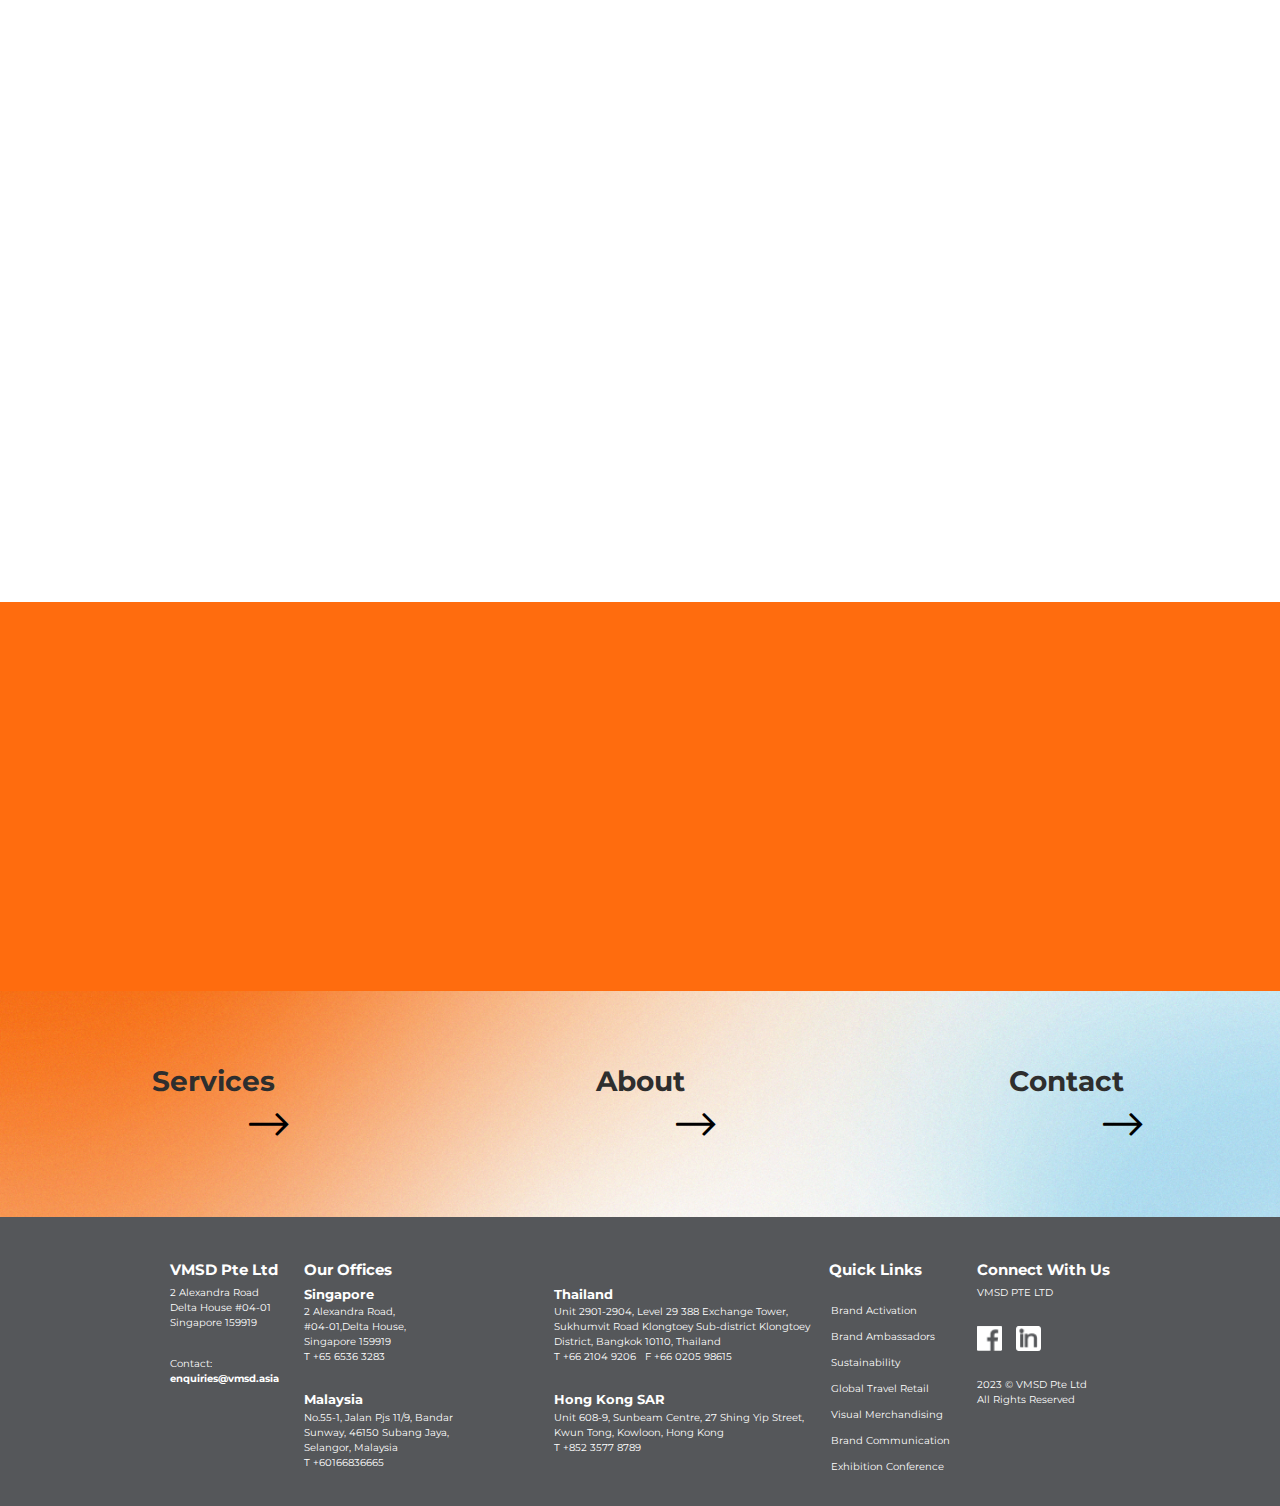
<file: gtr.html>
<!DOCTYPE html>
<html lang="en">

<head>
    <meta charset="utf-8">
    <meta http-equiv="X-UA-Compatible" content="IE=edge">
    <meta name="viewport" content="width=device-width, initial-scale=1.0, maximum-scale=1.0, user-scalable=no" />
    <meta name="description" content="">
    <meta name="author" content="">
    <title>GTR</title>
    <link rel="icon" href="./images/fav.svg" type="image/x-icon">
    <link href="css/bootstrap.min.css" type="text/css" rel="stylesheet">
    <!-- <link href="fonts/font-awesome/css/font-awesome.min.css" type="text/css" rel="stylesheet"> -->
    <!-- <link href="fonts/fontawesome-pro-6.1.2/css/all.css" rel="stylesheet"> -->
    <link href="fonts/fontawesome-pro-5.15.3-web/css/all.min.css" rel="stylesheet">
    <link href="css/slick.css" type="text/css" rel="stylesheet">
    <link href="css/animate.css" type="text/css" rel="stylesheet">
    <link href="css/main.css" type="text/css" rel="stylesheet">
    <!-- HTML5 Shim and Respond.js IE8 support of HTML5 elements and media queries -->
    <!-- WARNING: Respond.js doesn't work if you view the page via file:// -->
    <!--[if lt IE 9]>
            <script src="https://oss.maxcdn.com/libs/html5shiv/3.7.0/html5shiv.js"></script>
            <script src="https://oss.maxcdn.com/libs/respond.js/1.4.2/respond.min.js"></script>
        <![endif]-->
</head>

<body>
    <div class="wrap">
        <header>
            <div class="header">
                <div class="logo">
                    <a href="index.html" class="img">
                        <img src="./images/logo.png" alt="">
                    </a>
                </div>
                <div class="act-header">
                    <div class="el">
                        <nav class="menu-drop">
                            <button class="btn-drop" type="button" disabled>
                                <i class="fal fa-bars"></i>
                            </button>
                          
                            <div class="menu-ct collapse navbar-collapse show" id="navbarSupportedContent">
                                <a href="javascript:;" class="ic-close"><img src="./images/ic-close.png" alt=""></a>
                                <div class="el-group container ">
                                    <ul class="el el-category col-lg-4">
                                        <li class="home"> <a href="index.html">Home</a> </li>
                                        <li class="our-work"> <a href="javascript:;">Our work</a> </li>
                                        <li class="our-team"> <a href="about.html">Our team </a> </li>
                                        <li class="contact-us"> <a href="about.html#ask">Contact us</a> </li>
                                    </ul>
                                    <ul class="el el-page col-lg-8 el-page-lg">
                                        <li><a href="brand-communication.html">  Brand Communication </a></li>
                                        <li><a href="vm.html">  Visual Merchandising</a></li>
                                        <li><a href="brand-activations.html">  Brand Activations</a></li>
                                        <li><a href="brand-ambassadors.html">  Brand Ambassadors</a></li>
                                        <li><a href="gtr.html">  Global Travel Retail</a></li>
                                        <li><a href="sustainability.html">  Sustainability</a></li>
                                        <li><a href="exhibitions.html">  Exhibitions Conference</a></li>
                                    </ul>
                                    <ul class="el el-page col-lg-8 el-page-sm">
                                        <li class="back-to-category"><a href="javascript:;">Back</a></li>
                                        <li><a href="brand-communication.html">  Brand Communication </a></li>
                                        <li><a href="brand-activations.html">  Brand Activations</a></li>
                                        <li><a href="gtr.html">  Global Travel Retail</a></li>
                                        <li><a href="exhibitions.html">  Exhibitions & Conference</a></li>
                                        <li><a href="vm.html">  Visual Merchandising</a></li>
                                        <li><a href="brand-ambassadors.html">  Brand Ambassadors</a></li>
                                        <li><a href="sustainability.html">  Sustainability</a></li>
                                    </ul>
                                </div>
                            </div>
                        </nav>
                    </div>
                    <div class="el">
                        <button class="btn-main btn-let-chat"><a href="about.html#ask">LET’S CHAT</a></button>
                    </div>

                </div>
            </div>

        </header>
        <body>
            
        </body>
            <section class="home-banner">
                <a class="img" href="javasccipt:;">
                    <img src="./images/banner-gtr.jpg" alt="">
                </a>
                <div class="container container-home content-banner">
                    <span>SERVICES</span>
                    <h1 class="fadeInLeft delay02 wow">
                        Global Travel Retail 
                    </h1>
                    <img class="fadeInLeft delay02 wow" src="./images/vm-logo.png" alt="">
                </div>
            </section>

            <section class="ct-main-group container">
                <div class="el-group">
                    <div class="ct">

                        <div class="item-2 fadeInRight delay02 wow col-lg-6 ">
                            <div class="slider slider-for">
                                <img src="./images/gtr-1.jpg" alt="">
                                <!-- <img src="./images/event2.jpg" alt="">
                                <img src="./images/event3.jpg" alt="">
                                <img src="./images/event4.jpg" alt="">
                                <img src="./images/event5.jpg" alt=""> -->
                            </div>
                            <!-- <div class="slider slider-nav">
                                <div><img src="./images/event1.jpg" alt=""></div>
                                <div><img src="./images/event2.jpg" alt=""></div>
                                <div><img src="./images/event3.jpg" alt=""></div>
                                <div><img src="./images/event4.jpg" alt=""></div>
                                <div><img src="./images/event5.jpg" alt=""></div>
                            </div> -->
                        </div>
                        <div class="item-1 fadeInLeft delay02 wow col-lg-6 ">
                            <h1>Global Travel + Domestic Retail </h1>
                            <span>Whether overseas or on our home shores, our international team is fully capable of delivering end-to-end solutions for your brand in the travel retail space. We have collaborated with renowned brands such as The Macallan, Remy Martin, and Pernod Ricard.</span>
                            <div class="btn-start-project">
                                <a href="about.html#start-project"><button class="btn-main">START A PROJECT</button></a>
                            </div>

                        </div>
                    </div>
                    <div class="ct">

                        <div class="item-2 fadeInRight delay02 wow col-lg-6">
                            <div class="slider slider-for">
                                <img src="./images/gtr-2.jpg" alt="">
                                <!-- <img src="./images/event2.jpg" alt="">
                                <img src="./images/event3.jpg" alt="">
                                <img src="./images/event4.jpg" alt="">
                                <img src="./images/event5.jpg" alt=""> -->
                              </div>
                              <!-- <div class="slider slider-nav">
                                <div><img src="./images/event1.jpg" alt=""></div>
                                <div><img src="./images/event2.jpg" alt=""></div>
                                <div><img src="./images/event3.jpg" alt=""></div>
                                <div><img src="./images/event4.jpg" alt=""></div>
                                <div><img src="./images/event5.jpg" alt=""></div>
                              </div> -->
                        </div>
                        <div class="item-1 fadeInLeft delay02 wow col-lg-6">
                            <h1>Pop Up</h1>
                            <span>Our innovative pop-up concepts generate buzz, excitement, and a compelling sense of urgency that entices customers, ensuring an unforgettable shopping experience. We have successfully executed these limited-time stores for renowned brands like The Macallan, Breguet, and Swatch.</span>
                            <div class="btn-start-project">
                                <a href="about.html#start-project"><button class="btn-main">START A PROJECT</button></a>
                            </div>

                        </div>
                    </div>
                    <div class="ct">

                        <div class="item-2 fadeInRight delay02 wow col-lg-6">
                            <div class="slider slider-for">
                                <img src="./images/gtr-3.jpg" alt="">
                                <!-- <img src="./images/event2.jpg" alt="">
                                <img src="./images/event3.jpg" alt="">
                                <img src="./images/event4.jpg" alt="">
                                <img src="./images/event5.jpg" alt=""> -->
                              </div>
                              <!-- <div class="slider slider-nav">
                                <div><img src="./images/event1.jpg" alt=""></div>
                                <div><img src="./images/event2.jpg" alt=""></div>
                                <div><img src="./images/event3.jpg" alt=""></div>
                                <div><img src="./images/event4.jpg" alt=""></div>
                                <div><img src="./images/event5.jpg" alt=""></div>
                              </div> -->
                        </div>
                        <div class="item-1 fadeInLeft delay02 wow col-lg-6">
                            <h1>Events </h1>
                            <span>Give us a brief and leave the rest to us. Our team operates like a well-oiled machine, armed with extensive experience in organising events across diverse industries. We’ve been trusted to organise and manage events for The Macallan, Balvenie and Ulysse Nardin.</span>
                            <div class="btn-start-project">
                                <a href="about.html#start-project"><button class="btn-main">START A PROJECT</button></a>
                            </div>

                        </div>
                    </div>
                    <div class="ct">

                        <div class="item-2 fadeInRight delay02 wow col-lg-6">
                            <div class="slider slider-for">
                                <img src="./images/gtr-4.jpg" alt="">
                                <!-- <img src="./images/event2.jpg" alt="">
                                <img src="./images/event3.jpg" alt="">
                                <img src="./images/event4.jpg" alt="">
                                <img src="./images/event5.jpg" alt=""> -->
                              </div>
                              <!-- <div class="slider slider-nav">
                                <div><img src="./images/event1.jpg" alt=""></div>
                                <div><img src="./images/event2.jpg" alt=""></div>
                                <div><img src="./images/event3.jpg" alt=""></div>
                                <div><img src="./images/event4.jpg" alt=""></div>
                                <div><img src="./images/event5.jpg" alt=""></div>
                              </div> -->
                        </div>
                        <div class="item-1 fadeInLeft delay02 wow col-lg-6">
                            <h1>Project Management </h1>
                            <span>From concept to completion, we serve as your dedicated partners in navigating the complexities of projects, ensuring success at every step of the journey. Our strategic planning establishes the groundwork for seamless project execution, minimising risks and maximising results. </span>
                            <div class="btn-start-project">
                                <a href="about.html#start-project"><button class="btn-main">START A PROJECT</button></a>
                            </div>

                        </div>
                    </div>
                    <div class="ct">

                        <div class="item-2 fadeInRight delay02 wow col-lg-6">
                            <div class="slider slider-for">
                                <img src="./images/gtr-5.jpg" alt="">
                                <!-- <img src="./images/event2.jpg" alt="">
                                <img src="./images/event3.jpg" alt="">
                                <img src="./images/event4.jpg" alt="">
                                <img src="./images/event5.jpg" alt=""> -->
                              </div>
                              <!-- <div class="slider slider-nav">
                                <div><img src="./images/event1.jpg" alt=""></div>
                                <div><img src="./images/event2.jpg" alt=""></div>
                                <div><img src="./images/event3.jpg" alt=""></div>
                                <div><img src="./images/event4.jpg" alt=""></div>
                                <div><img src="./images/event5.jpg" alt=""></div>
                              </div> -->
                        </div>
                        <div class="item-1 fadeInLeft delay02 wow col-lg-6">
                            <h1>Glorifier</h1>
                            <span>We take great pride in our expertise in crafting mesmerising product glorifiers that showcase the true brilliance of your merchandise. Our custom-designed displays are meticulously crafted to infuse elegance and allure into your products, captivating customers and ultimately propelling sales to new heights. Our work has featured brands such as The Macallan, Absolut, and Campari.</span>
                            <div class="btn-start-project">
                                <a href="about.html#start-project"><button class="btn-main">START A PROJECT</button></a>
                            </div>

                        </div>
                    </div>
                </div>
            </section>
            <section>
                <a href="exhibitions.html" class="learn-more learn-more-gtr">
                    <div class="ct wow fadeInRight delay02">
                        <h1>Learn more about Exhibitions & Conference</h1>
                    <button> <i class="fal fa-long-arrow-right"></i></i></button>
                    </div>
                </a>
            </section>
            <section>
                <div class="ct-more">
                    <a class="img" href="javascript:;"><img src="./images/banner_color.jpg" alt=""></a>
                    <div class="ct">
                        <a class="item" href="index.html#concert">
                            <div class="el">
                                <span>Services</span>
                                <button> <i class="fal fa-long-arrow-right"></i></i></button>
                            </div>
                        </a>
                        <a class="item" href="about.html">
                            <div class="el">
                                <span>About</span>
                                <button> <i class="fal fa-long-arrow-right"></i></i></button>
                            </div>
                        </a>
                        <a class="item" href="about.html#ask">
                            <div class="el">
                                <span>Contact</span>
                                <button> <i class="fal fa-long-arrow-right"></i></i></button>
                            </div>
                        </a>
                    </div>
                </div>
            </section>
            <footer>
                <section class="container container-home">
                    <div class="el">
                        <h1>VMSD Pte Ltd </h1>
                        <div class="el-group">
                            <div class="ct">
                                <span>2 Alexandra Road</span>
                                <span>Delta House #04-01</span>
                                <span>Singapore 159919</span>
                            </div>
                            <div class="ct">
                                <span>Contact:
                                    <p>enquiries@vmsd.asia </p>
                                </span>
                            </div>
                        </div>
                    </div>
                    <div class="el">
                        <h1>Our Offices</h1>
                        <div class="el-group">
                            <div class="ct-group">
                                <div class="ct">
                                    <h2>Singapore</h2>
                                    <span>2 Alexandra Road,</span>
                                    <span>#04-01,Delta House,</span>
                                    <span>Singapore 159919 </span>
                                    <span>T +65 6536 3283</span>
                                </div>
                                <div class="ct" style="margin-right: -1rem;">
                                    <h2>Thailand</h2>
                                    <span>Unit 2901-2904, Level 29 388 Exchange Tower,</span>
                                    <span>
                                        Sukhumvit Road Klongtoey Sub-district Klongtoey
                                    </span>
                                    <span>District, Bangkok 10110, Thailand</span>
                                    <span>T +66 2104 9206   F +66 0205 98615</span>
                                </div>
    
                            </div>
                            <div class="ct-group">
                                <div class="ct">
                                    <h2>Malaysia</h2>
                                    <span>No.55-1, Jalan Pjs 11/9, Bandar</span>
                                    <span>
                                        Sunway, 46150 Subang Jaya,
    
                                    </span>
                                    <span>
                                        Selangor, Malaysia
                                    </span>
                                    <span>T +60166836665</span>
                                </div>
                                <div class="ct">
                                    <h2>Hong Kong SAR</h2>
                                    <span>
                                        Unit 608-9, Sunbeam Centre, 27 Shing Yip Street, 
                                    </span>
                                    <span>
    
                                        Kwun Tong, Kowloon, Hong Kong</span>
                                    <span>T +852 3577 8789</span>
                                </div>
                            </div>
                        </div>
                    </div>
    
                    <div class="el quick-link">
                        <h1>Quick Links</h1>
                        <div class="el-group">
                        <div class="ct">
                            <span><a href="brand-activations.html">Brand Activation</a></span>
                            <span><a href="brand-ambassadors.html">Brand Ambassadors</a></span>
                            <span><a href="sustainability.html">Sustainability</a> </span>
                            <span><a href="gtr.html">Global Travel Retail</a></span>
                            <span><a href="vm.html">Visual Merchandising</a></span>
                            <span><a href="brand-communication.html">Brand Communication </a></span>
                            <span><a href="exhibitions.html">Exhibition Conference</a> </span>
                        </div>
                        </div>
                    </div>
    
                    <div class="el">
                        <h1>Connect With Us</h1>
                        <h2>VMSD PTE LTD</h2>
                        <div class="ct social">
                                                    <a href="https://www.facebook.com/VMSDOfficial/">
                            <img src="./images/fb.png" alt="">
                        </a>
                            <a href="https://www.linkedin.com/company/vmsdofficial/">
                            <img src="./images/ins.png" alt="">
                        </a>
                        </div>
                        <div class="ct">
                            <span>2023 © VMSD Pte Ltd</span>
                            <span>All Rights Reserved</span>
                        </div>
                    </div>
                </section>
            </footer>
    </div>

    <script src="js/jquery.js" type="text/javascript"></script>
    <script src="js/bootstrap.min.js" type="text/javascript"></script>
    <script src="js/slick.min.js" type="text/javascript"></script>
    <script src="js/wow.min.js" type="text/javascript"></script>
    <script src="js/scrollspy.js" type="text/javascript"></script>
    <script src="js/jquery.sticky-kit.js" type="text/javascript"></script>
    <script src="js/script.js" type="text/javascript"></script>
</body>

</html>
</file>
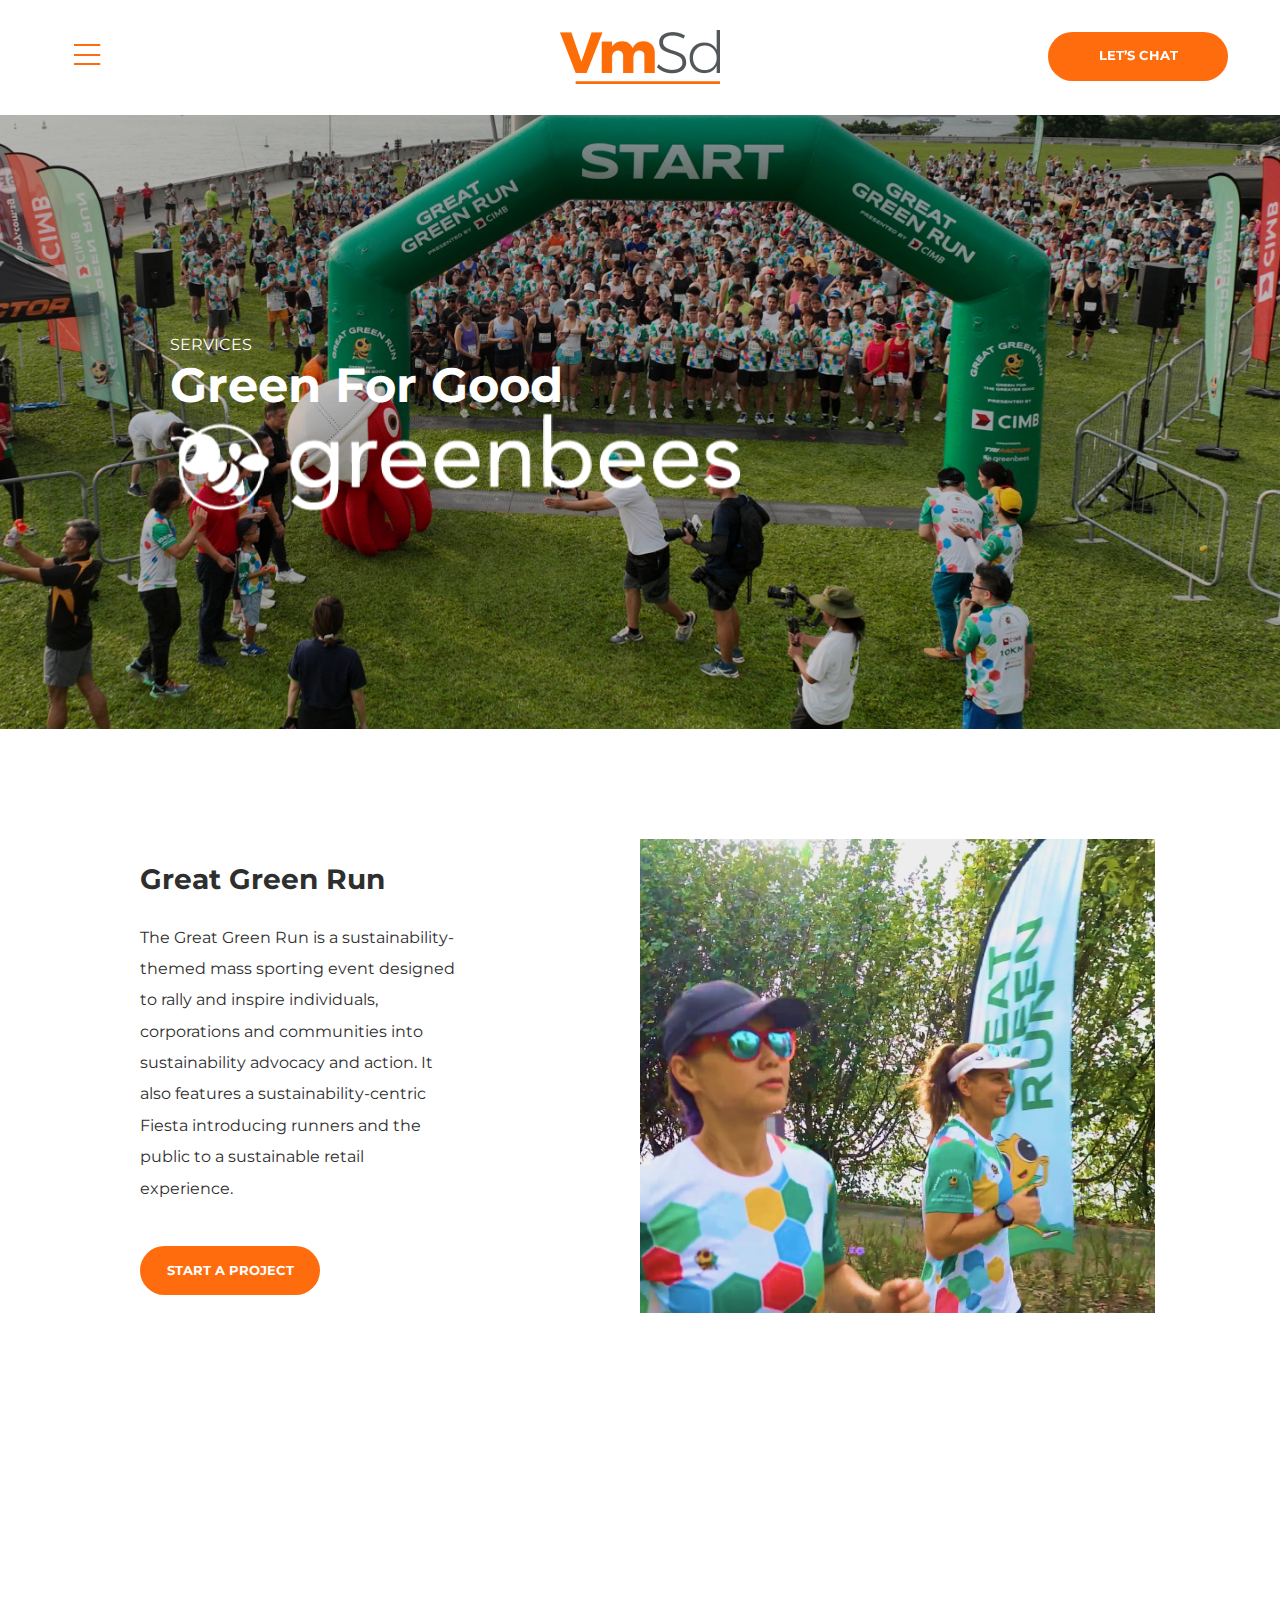
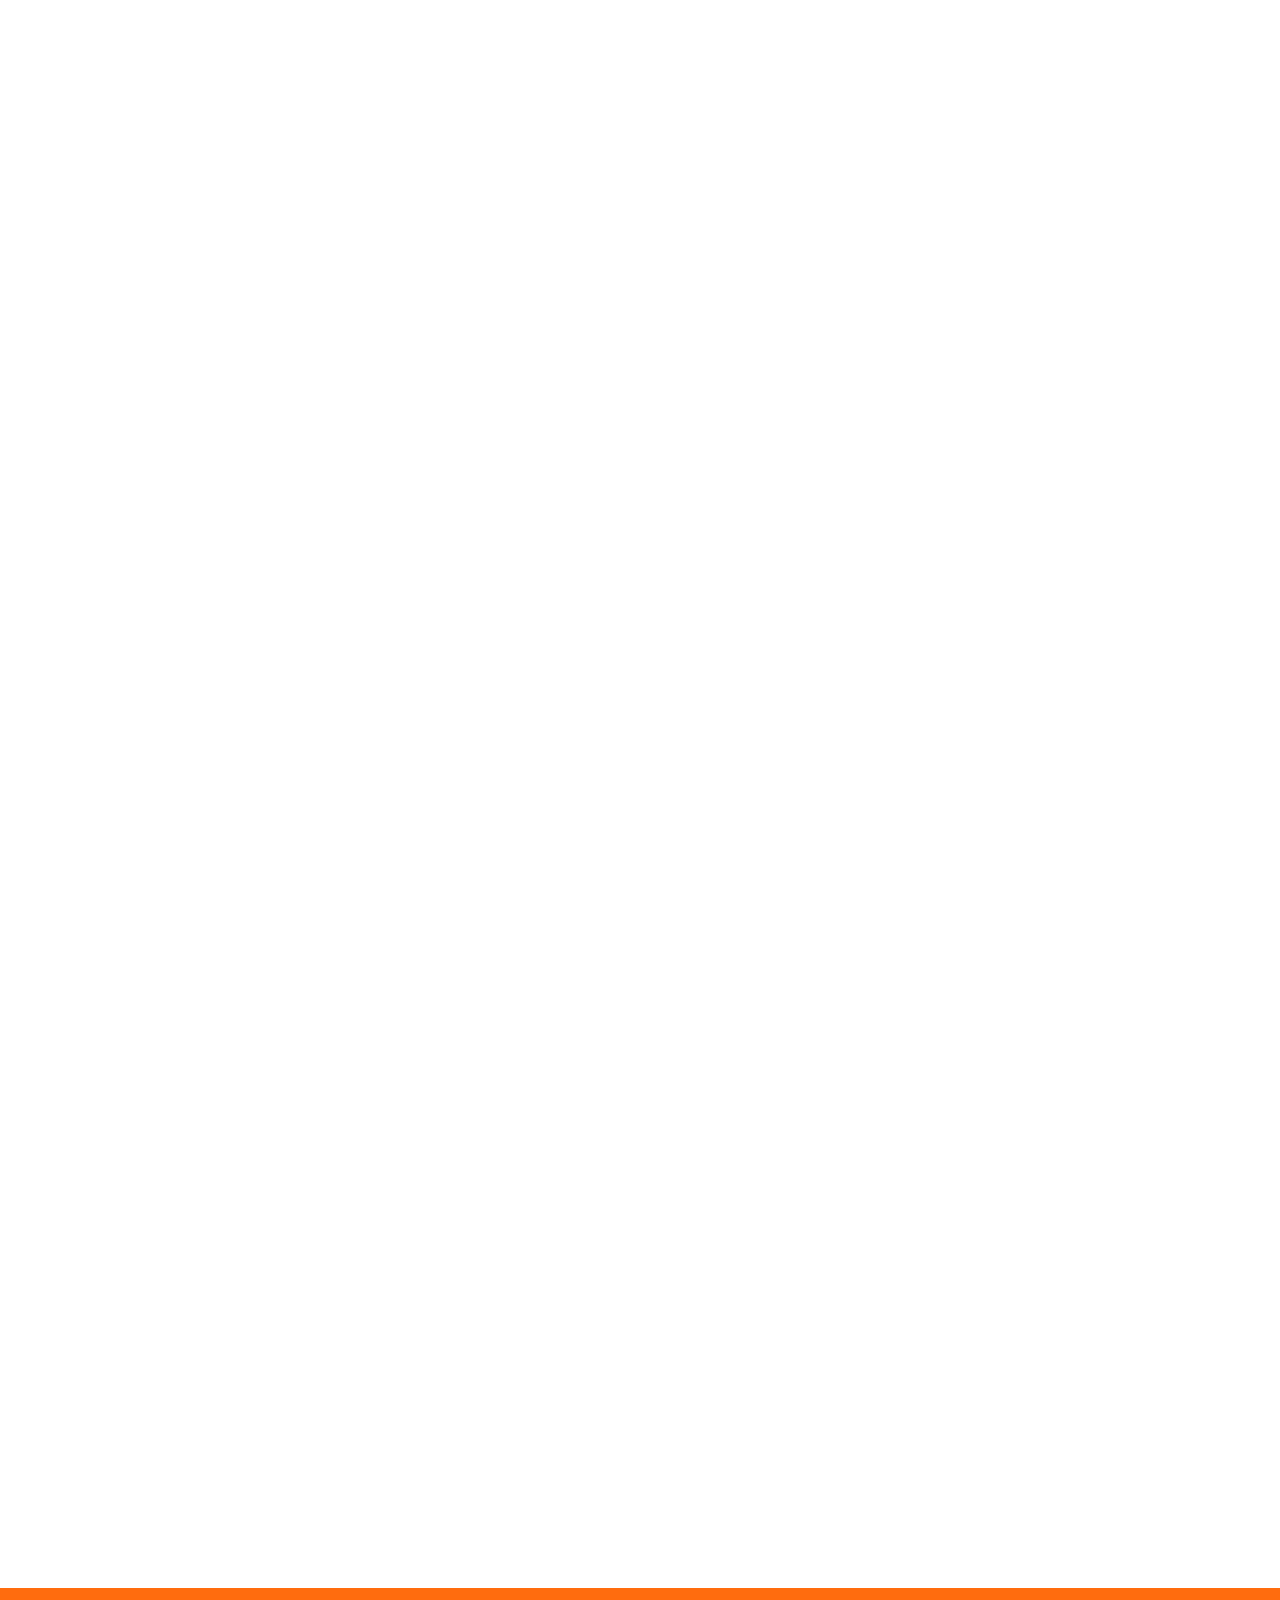
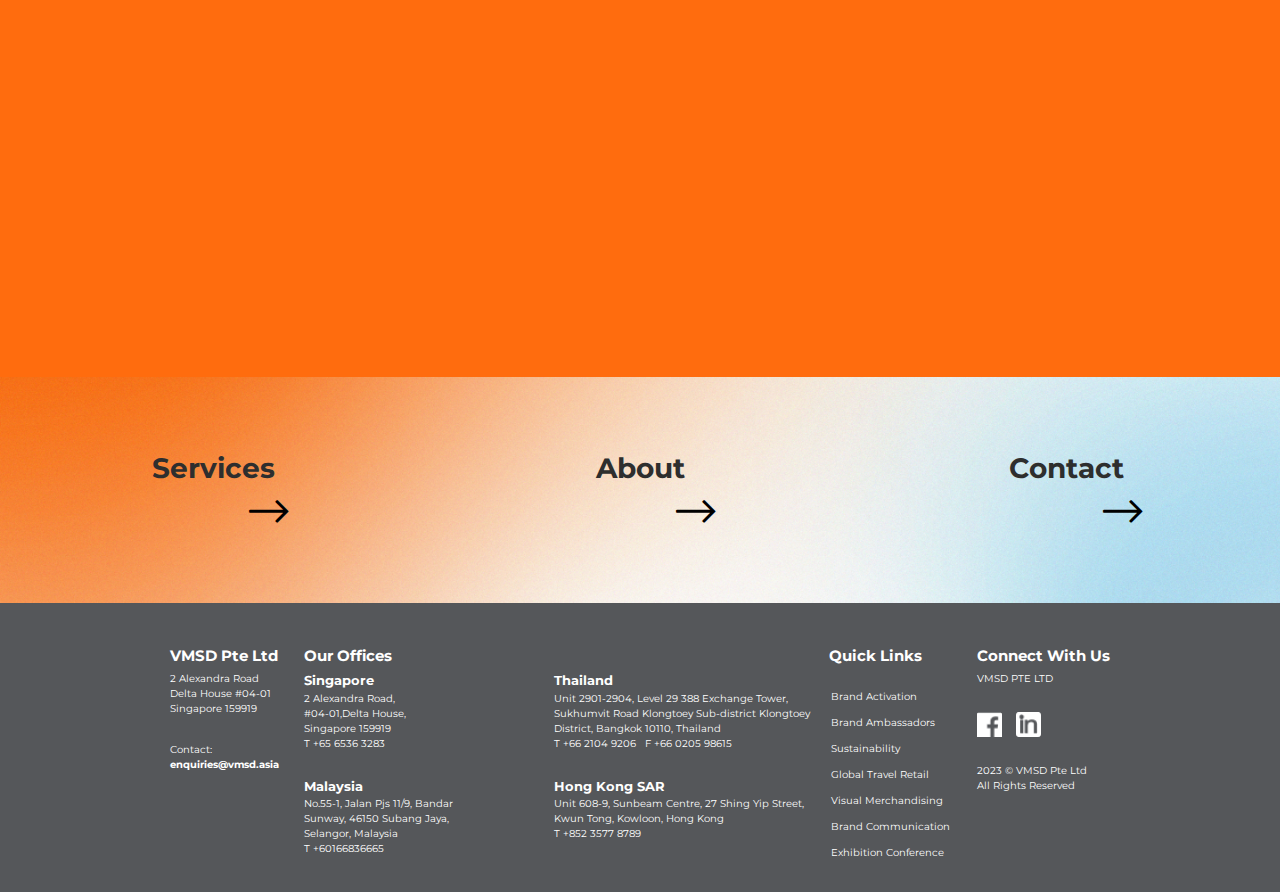
<file: sustainability.html>
<!DOCTYPE html>
<html lang="en">

<head>
    <meta charset="utf-8">
    <meta http-equiv="X-UA-Compatible" content="IE=edge">
    <meta name="viewport" content="width=device-width, initial-scale=1.0, maximum-scale=1.0, user-scalable=no" />
    <meta name="description" content="">
    <meta name="author" content="">
    <title>SUSTAINABILITY</title>
    <link rel="icon" href="./images/fav.svg" type="image/x-icon">
    <link href="css/bootstrap.min.css" type="text/css" rel="stylesheet">
    <!-- <link href="fonts/font-awesome/css/font-awesome.min.css" type="text/css" rel="stylesheet"> -->
    <!-- <link href="fonts/fontawesome-pro-6.1.2/css/all.css" rel="stylesheet"> -->
    <link href="fonts/fontawesome-pro-5.15.3-web/css/all.min.css" rel="stylesheet">
    <link href="css/slick.css" type="text/css" rel="stylesheet">
    <link href="css/animate.css" type="text/css" rel="stylesheet">
    <link href="css/main.css" type="text/css" rel="stylesheet">
    <!-- HTML5 Shim and Respond.js IE8 support of HTML5 elements and media queries -->
    <!-- WARNING: Respond.js doesn't work if you view the page via file:// -->
    <!--[if lt IE 9]>
            <script src="https://oss.maxcdn.com/libs/html5shiv/3.7.0/html5shiv.js"></script>
            <script src="https://oss.maxcdn.com/libs/respond.js/1.4.2/respond.min.js"></script>
        <![endif]-->
</head>

<body>
    <div class="wrap">
        <header>
            <div class="header">
                <div class="logo">
                    <a href="index.html" class="img">
                        <img src="./images/logo.png" alt="">
                    </a>
                </div>
                <div class="act-header">
                    <div class="el">
                        <nav class="menu-drop">
                            <button class="btn-drop" type="button" disabled>
                                <i class="fal fa-bars"></i>
                            </button>
                          
                            <div class="menu-ct collapse navbar-collapse show" id="navbarSupportedContent">
                                <a href="javascript:;" class="ic-close"><img src="./images/ic-close.png" alt=""></a>
                                <div class="el-group container ">
                                    <ul class="el el-category col-lg-4">
                                        <li class="home"> <a href="index.html">Home</a> </li>
                                        <li class="our-work"> <a href="javascript:;">Our work</a> </li>
                                        <li class="our-team"> <a href="about.html">Our team </a> </li>
                                        <li class="contact-us"> <a href="about.html#ask">Contact us</a> </li>
                                    </ul>
                                    <ul class="el el-page col-lg-8 el-page-lg">
                                        <li><a href="brand-communication.html">  Brand Communication </a></li>
                                        <li><a href="vm.html">  Visual Merchandising</a></li>
                                        <li><a href="brand-activations.html">  Brand Activations</a></li>
                                        <li><a href="brand-ambassadors.html">  Brand Ambassadors</a></li>
                                        <li><a href="gtr.html">  Global Travel Retail</a></li>
                                        <li><a href="sustainability.html">  Sustainability</a></li>
                                        <li><a href="exhibitions.html">  Exhibitions Conference</a></li>
                                    </ul>
                                    <ul class="el el-page col-lg-8 el-page-sm">
                                        <li class="back-to-category"><a href="javascript:;">Back</a></li>
                                        <li><a href="brand-communication.html">  Brand Communication </a></li>
                                        <li><a href="brand-activations.html">  Brand Activations</a></li>
                                        <li><a href="gtr.html">  Global Travel Retail</a></li>
                                        <li><a href="exhibitions.html">  Exhibitions & Conference</a></li>
                                        <li><a href="vm.html">  Visual Merchandising</a></li>
                                        <li><a href="brand-ambassadors.html">  Brand Ambassadors</a></li>
                                        <li><a href="sustainability.html">  Sustainability</a></li>
                                    </ul>
                                </div>
                            </div>
                        </nav>
                    </div>
                    <div class="el">
                        <button class="btn-main btn-let-chat"><a href="about.html#ask">LET’S CHAT</a></button>
                    </div>

                </div>
            </div>

        </header>
        <body>
            
        </body>
            <section class="home-banner">
                <a class="img" href="javasccipt:;">
                    <img src="./images/banner-sus.jpg" alt="">
                </a>
                <div class="container container-home content-banner">
                    <span>SERVICES</span>
                    <h1 class="fadeInLeft delay02 wow">
                        Green For Good 
                    </h1>
                    <a href="javascipt:;">
                        <img class="fadeInLeft delay02 wow" src="./images/bee-logo.png" alt="">
                    </a>
                </div>
            </section>

            <section class="ct-main-group container">
                <div class="el-group">
                    <div class="ct">

                        <div class="item-2 fadeInRight delay02 wow col-lg-6 ">
                            <div class="slider slider-for">
                                <img src="./images/sus1.jpg" alt="">
                                <!-- <img src="./images/event2.jpg" alt="">
                                <img src="./images/event3.jpg" alt="">
                                <img src="./images/event4.jpg" alt="">
                                <img src="./images/event5.jpg" alt=""> -->
                            </div>
                            <!-- <div class="slider slider-nav">
                                <div><img src="./images/event1.jpg" alt=""></div>
                                <div><img src="./images/event2.jpg" alt=""></div>
                                <div><img src="./images/event3.jpg" alt=""></div>
                                <div><img src="./images/event4.jpg" alt=""></div>
                                <div><img src="./images/event5.jpg" alt=""></div>
                            </div> -->
                        </div>
                        <div class="item-1 fadeInLeft delay02 wow col-lg-6 ">
                            <h1>Great Green Run</h1>
                            <span>The Great Green Run is a sustainability-themed mass sporting event designed to rally and inspire individuals, corporations and communities into sustainability advocacy and action. It also features a sustainability-centric Fiesta introducing runners and the public to a sustainable retail experience.</span>
                            <div class="btn-start-project">
                                <a href="about.html#start-project"><button class="btn-main">START A PROJECT</button></a>
                            </div>

                        </div>
                    </div>
                    <div class="ct">

                        <div class="item-2 fadeInRight delay02 wow col-lg-6">
                            <div class="slider slider-for">
                                <img src="./images/sus2.jpg" alt="">
                                <!-- <img src="./images/event2.jpg" alt="">
                                <img src="./images/event3.jpg" alt="">
                                <img src="./images/event4.jpg" alt="">
                                <img src="./images/event5.jpg" alt=""> -->
                              </div>
                              <!-- <div class="slider slider-nav">
                                <div><img src="./images/event1.jpg" alt=""></div>
                                <div><img src="./images/event2.jpg" alt=""></div>
                                <div><img src="./images/event3.jpg" alt=""></div>
                                <div><img src="./images/event4.jpg" alt=""></div>
                                <div><img src="./images/event5.jpg" alt=""></div>
                              </div> -->
                        </div>
                        <div class="item-1 fadeInLeft delay02 wow col-lg-6">
                            <h1>Aigle</h1>
                            <span>With a new retail direction focused on sustainability and urban outdoors. The entire setup was designed to only use recyclable materials such as vulcanising used tyres into powder form and upcycling it into eco-bricks for Aigle’s pop-up store.
                            </span>
                            <div class="btn-start-project">
                                <a href="about.html#start-project"><button class="btn-main">START A PROJECT</button></a>
                            </div>

                        </div>
                    </div>
                    <div class="ct">

                        <div class="item-2 fadeInRight delay02 wow col-lg-6">
                            <div class="slider slider-for">
                                <img src="./images/sus3.jpg" alt="">
                                <!-- <img src="./images/event2.jpg" alt="">
                                <img src="./images/event3.jpg" alt="">
                                <img src="./images/event4.jpg" alt="">
                                <img src="./images/event5.jpg" alt=""> -->
                              </div>
                              <!-- <div class="slider slider-nav">
                                <div><img src="./images/event1.jpg" alt=""></div>
                                <div><img src="./images/event2.jpg" alt=""></div>
                                <div><img src="./images/event3.jpg" alt=""></div>
                                <div><img src="./images/event4.jpg" alt=""></div>
                                <div><img src="./images/event5.jpg" alt=""></div>
                              </div> -->
                        </div>
                        <div class="item-1 fadeInLeft delay02 wow col-lg-6">
                            <h1>UOL </h1>
                            <span>Greenbees was appointed to organise a series of sustainability-themed curated workshops, exhibitions, and retail experiences for shoppers and visitors in all of their malls. Repurposed wooden pallets as well as minimal plastic use were solutions provided in mind of sustainability.                            </span>
                            <div class="btn-start-project">
                                <a href="about.html#start-project"><button class="btn-main">START A PROJECT</button></a>
                            </div>

                        </div>
                    </div>
                    <div class="ct">

                        <div class="item-2 fadeInRight delay02 wow col-lg-6">
                            <div class="slider slider-for">
                                <img src="./images/sus4.jpg" alt="">
                                <!-- <img src="./images/event2.jpg" alt="">
                                <img src="./images/event3.jpg" alt="">
                                <img src="./images/event4.jpg" alt="">
                                <img src="./images/event5.jpg" alt=""> -->
                              </div>
                              <!-- <div class="slider slider-nav">
                                <div><img src="./images/event1.jpg" alt=""></div>
                                <div><img src="./images/event2.jpg" alt=""></div>
                                <div><img src="./images/event3.jpg" alt=""></div>
                                <div><img src="./images/event4.jpg" alt=""></div>
                                <div><img src="./images/event5.jpg" alt=""></div>
                              </div> -->
                        </div>
                        <div class="item-1 fadeInLeft delay02 wow col-lg-6">
                            <h1>Tibetan Buddhist Centre</h1>
                            <span>Seeking to inspire a green and environmentally aware world, Greenbees was engaged to organise 2 years worth of online and on-site sustainability workshops for its members.</span>
                            <div class="btn-start-project">
                                <a href="about.html#start-project"><button class="btn-main">START A PROJECT</button></a>
                            </div>

                        </div>
                    </div>
                </div>
            </section>
            <section>
                <a href="about.html" class="learn-more">
                    <div class="ct wow fadeInRight delay02">
                        <h1>Learn more about our Leadership Team</h1>
                        <button> <i class="fal fa-long-arrow-right"></i></i></button>
                    </div>
                </a>
            </section>
            <section>
                <div class="ct-more">
                    <a class="img" href="javascript:;"><img src="./images/banner_color.jpg" alt=""></a>
                    <div class="ct">
                        <a class="item" href="index.html#concert">
                            <div class="el">
                                <span>Services</span>
                                <button> <i class="fal fa-long-arrow-right"></i></i></button>
                            </div>
                        </a>
                        <a class="item" href="about.html">
                            <div class="el">
                                <span>About</span>
                                <button> <i class="fal fa-long-arrow-right"></i></i></button>
                            </div>
                        </a>
                        <a class="item" href="about.html#ask">
                            <div class="el">
                                <span>Contact</span>
                                <button> <i class="fal fa-long-arrow-right"></i></i></button>
                            </div>
                        </a>
                    </div>
                </div>
            </section>
            <footer>
                <section class="container container-home">
                    <div class="el">
                        <h1>VMSD Pte Ltd </h1>
                        <div class="el-group">
                            <div class="ct">
                                <span>2 Alexandra Road</span>
                                <span>Delta House #04-01</span>
                                <span>Singapore 159919</span>
                            </div>
                            <div class="ct">
                                <span>Contact:
                                    <p>enquiries@vmsd.asia </p>
                                </span>
                            </div>
                        </div>
                    </div>
                    <div class="el">
                        <h1>Our Offices</h1>
                        <div class="el-group">
                            <div class="ct-group">
                                <div class="ct">
                                    <h2>Singapore</h2>
                                    <span>2 Alexandra Road,</span>
                                    <span>#04-01,Delta House,</span>
                                    <span>Singapore 159919 </span>
                                    <span>T +65 6536 3283</span>
                                </div>
                                <div class="ct" style="margin-right: -1rem;">
                                    <h2>Thailand</h2>
                                    <span>Unit 2901-2904, Level 29 388 Exchange Tower,</span>
                                    <span>
                                        Sukhumvit Road Klongtoey Sub-district Klongtoey
                                    </span>
                                    <span>District, Bangkok 10110, Thailand</span>
                                    <span>T +66 2104 9206   F +66 0205 98615</span>
                                </div>
    
                            </div>
                            <div class="ct-group">
                                <div class="ct">
                                    <h2>Malaysia</h2>
                                    <span>No.55-1, Jalan Pjs 11/9, Bandar</span>
                                    <span>
                                        Sunway, 46150 Subang Jaya,
    
                                    </span>
                                    <span>
                                        Selangor, Malaysia
                                    </span>
                                    <span>T +60166836665</span>
                                </div>
                                <div class="ct">
                                    <h2>Hong Kong SAR</h2>
                                    <span>
                                        Unit 608-9, Sunbeam Centre, 27 Shing Yip Street, 
                                    </span>
                                    <span>
    
                                        Kwun Tong, Kowloon, Hong Kong</span>
                                    <span>T +852 3577 8789</span>
                                </div>
                            </div>
                        </div>
                    </div>
    
                    <div class="el quick-link">
                        <h1>Quick Links</h1>
                        <div class="el-group">
                        <div class="ct">
                            <span><a href="brand-activations.html">Brand Activation</a></span>
                            <span><a href="brand-ambassadors.html">Brand Ambassadors</a></span>
                            <span><a href="sustainability.html">Sustainability</a> </span>
                            <span><a href="gtr.html">Global Travel Retail</a></span>
                            <span><a href="vm.html">Visual Merchandising</a></span>
                            <span><a href="brand-communication.html">Brand Communication </a></span>
                            <span><a href="exhibitions.html">Exhibition Conference</a> </span>
                        </div>
                        </div>
                    </div>
    
                    <div class="el">
                        <h1>Connect With Us</h1>
                        <h2>VMSD PTE LTD</h2>
                        <div class="ct social">
                                                    <a href="https://www.facebook.com/VMSDOfficial/">
                            <img src="./images/fb.png" alt="">
                        </a>
                            <a href="https://www.linkedin.com/company/vmsdofficial/">
                            <img src="./images/ins.png" alt="">
                        </a>
                        </div>
                        <div class="ct">
                            <span>2023 © VMSD Pte Ltd</span>
                            <span>All Rights Reserved</span>
                        </div>
                    </div>
                </section>
            </footer>
    </div>

    <script src="js/jquery.js" type="text/javascript"></script>
    <script src="js/bootstrap.min.js" type="text/javascript"></script>
    <script src="js/slick.min.js" type="text/javascript"></script>
    <script src="js/wow.min.js" type="text/javascript"></script>
    <script src="js/scrollspy.js" type="text/javascript"></script>
    <script src="js/jquery.sticky-kit.js" type="text/javascript"></script>
    <script src="js/script.js" type="text/javascript"></script>
</body>

</html>
</file>
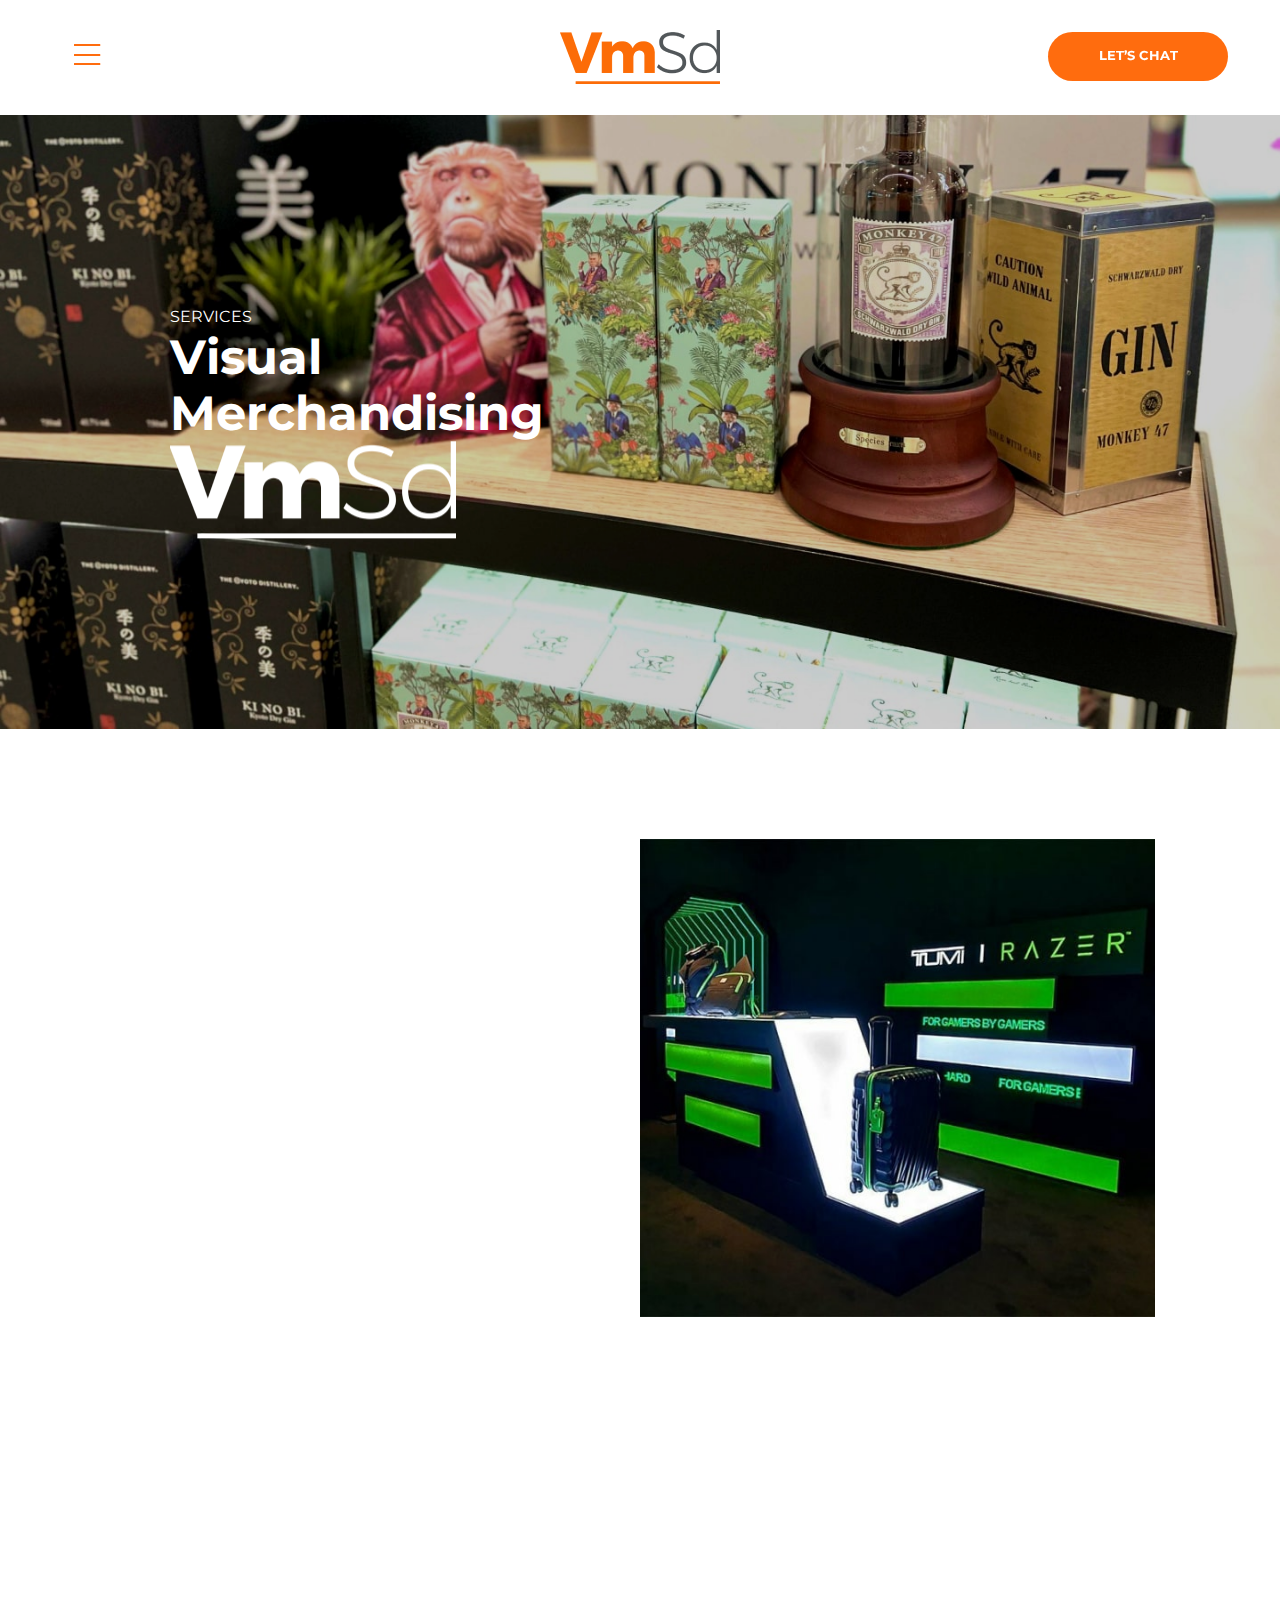
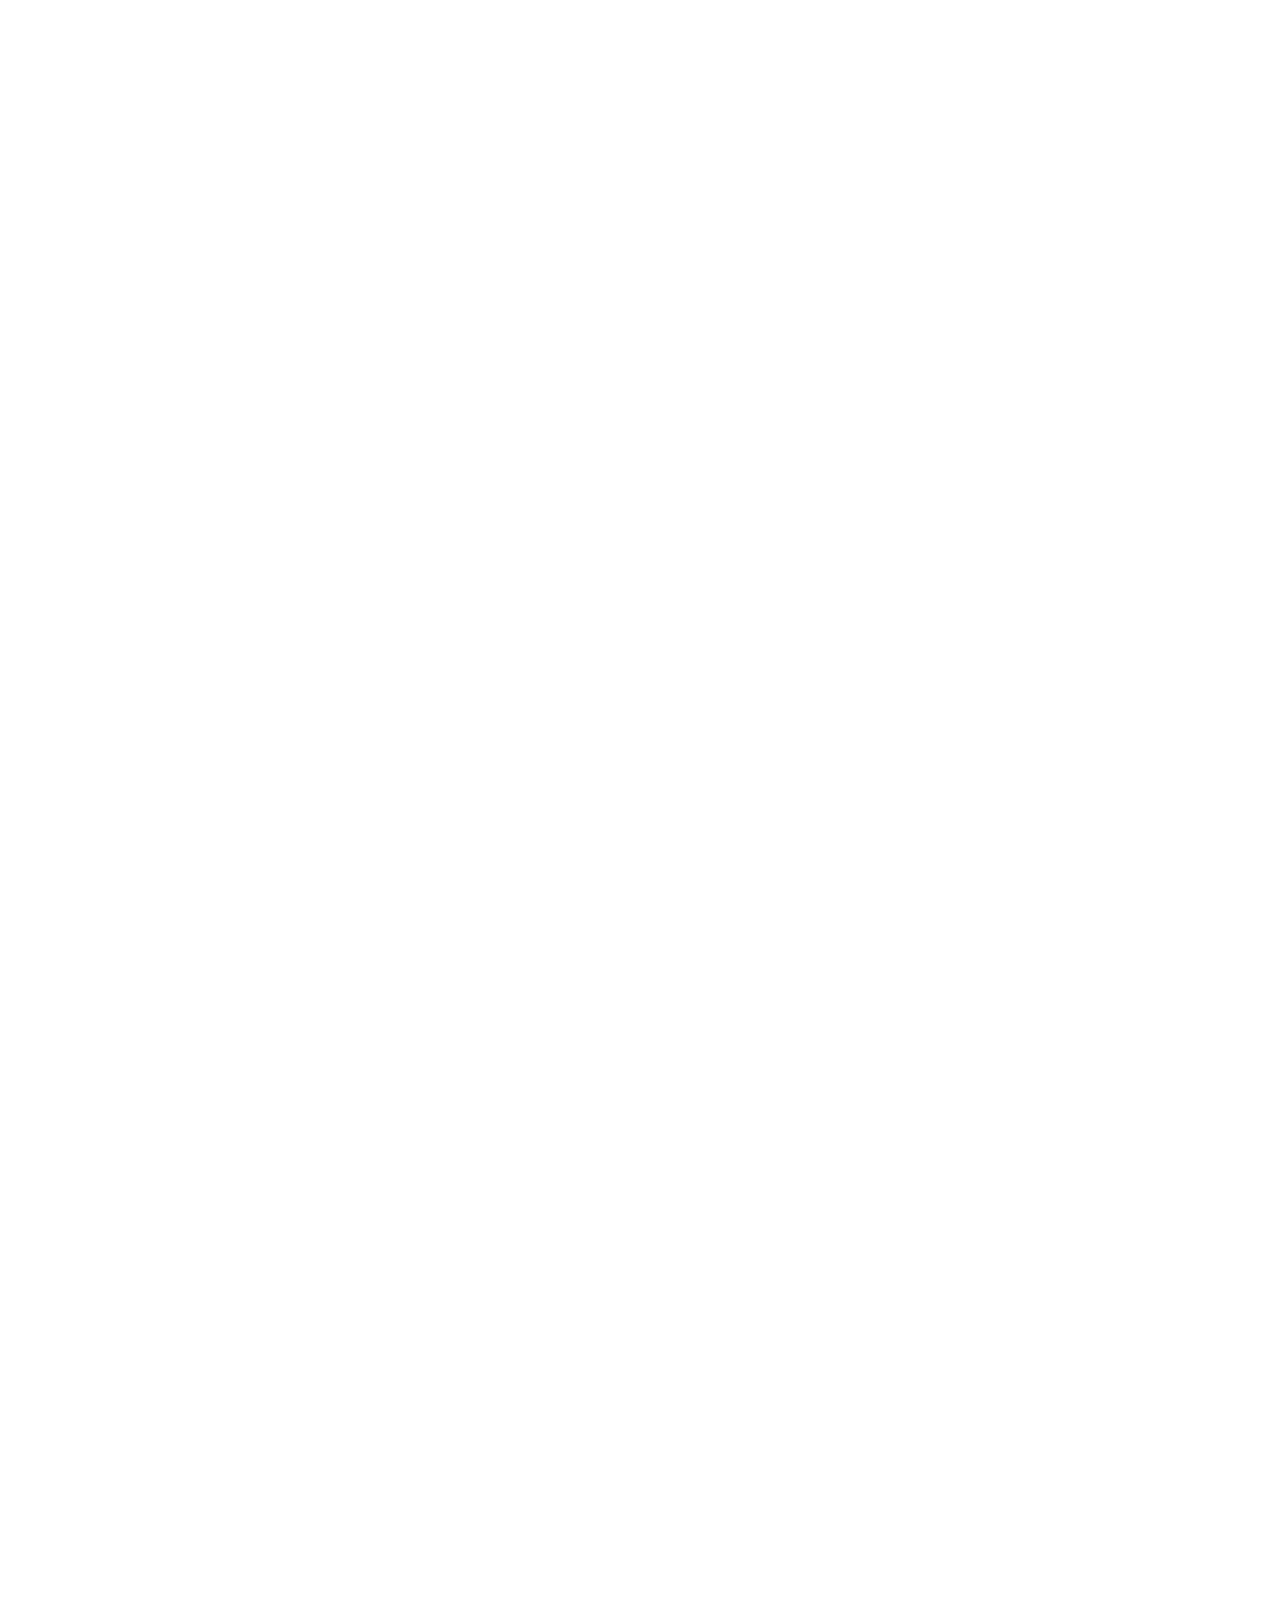
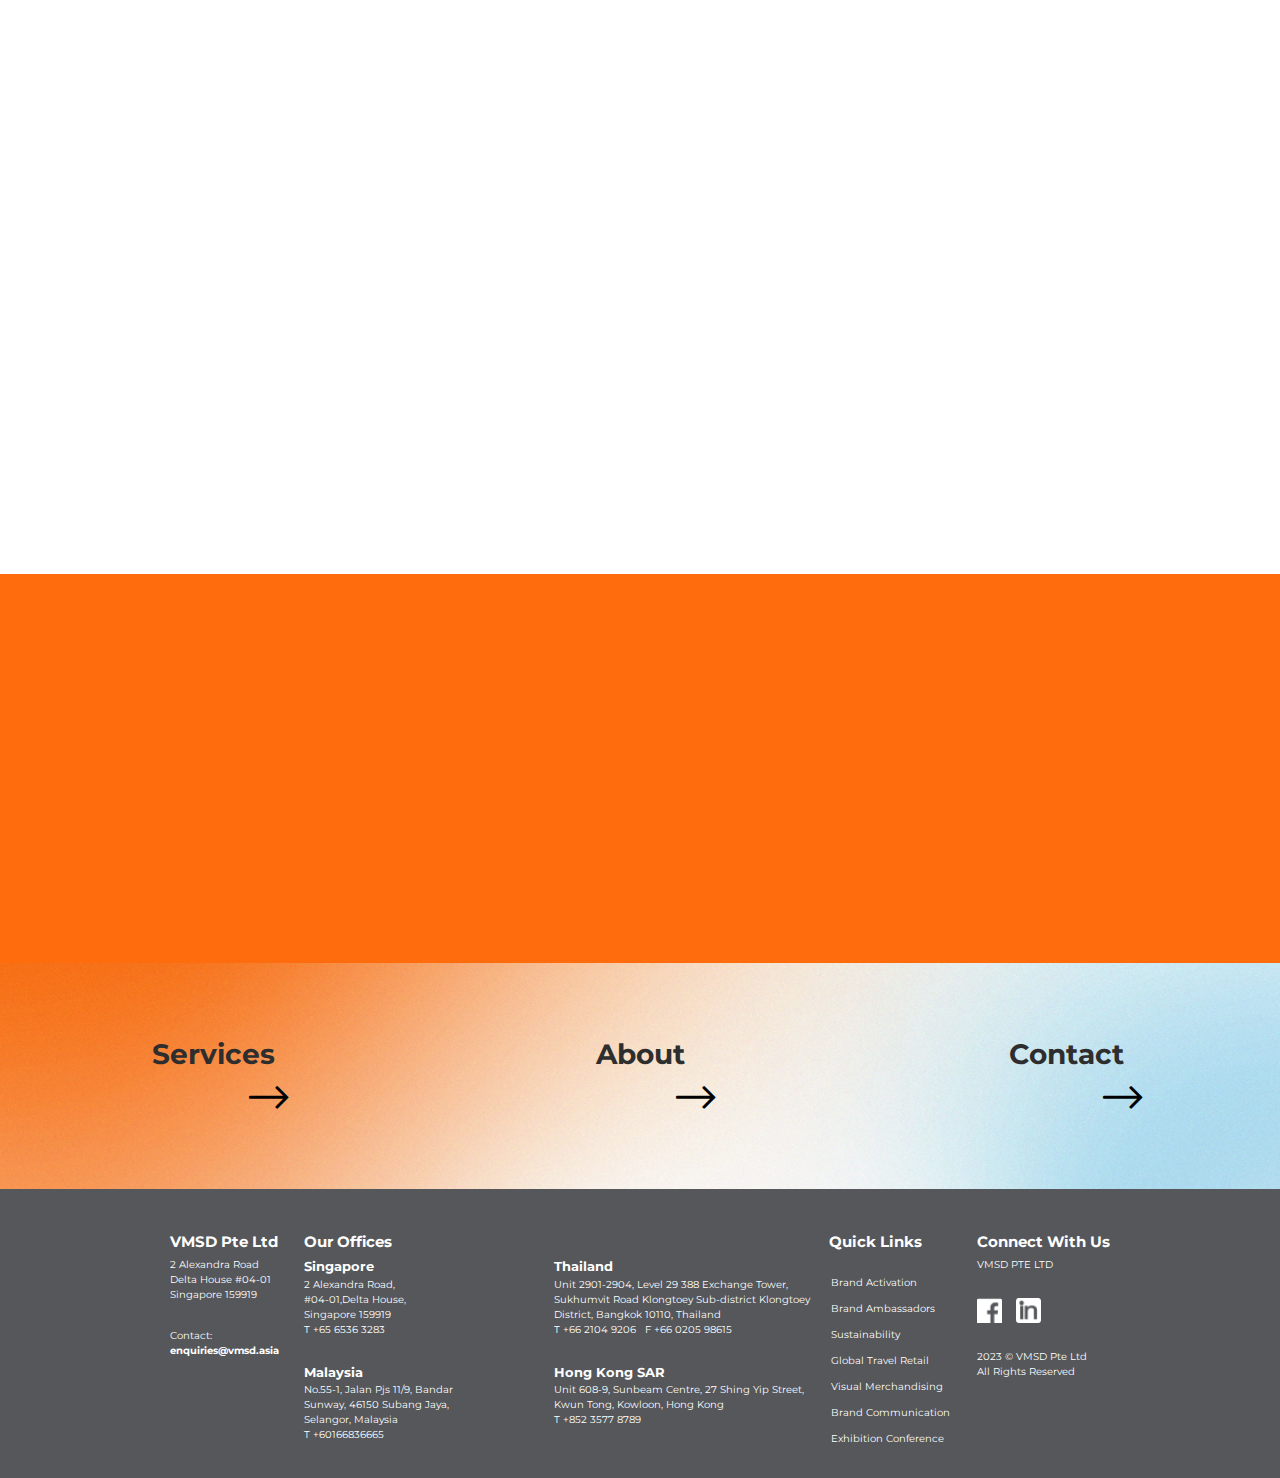
<file: vm.html>
<!DOCTYPE html>
<html lang="en">

<head>
    <meta charset="utf-8">
    <meta http-equiv="X-UA-Compatible" content="IE=edge">
    <meta name="viewport" content="width=device-width, initial-scale=1.0, maximum-scale=1.0, user-scalable=no" />
    <meta name="description" content="">
    <meta name="author" content="">
    <title>VM</title>
    <link rel="icon" href="./images/fav.svg" type="image/x-icon">
    <link href="css/bootstrap.min.css" type="text/css" rel="stylesheet">
    <!-- <link href="fonts/font-awesome/css/font-awesome.min.css" type="text/css" rel="stylesheet"> -->
    <!-- <link href="fonts/fontawesome-pro-6.1.2/css/all.css" rel="stylesheet"> -->
    <link href="fonts/fontawesome-pro-5.15.3-web/css/all.min.css" rel="stylesheet">
    <link href="css/slick.css" type="text/css" rel="stylesheet">
    <link href="css/animate.css" type="text/css" rel="stylesheet">
    <link href="css/main.css" type="text/css" rel="stylesheet">
    <!-- HTML5 Shim and Respond.js IE8 support of HTML5 elements and media queries -->
    <!-- WARNING: Respond.js doesn't work if you view the page via file:// -->
    <!--[if lt IE 9]>
            <script src="https://oss.maxcdn.com/libs/html5shiv/3.7.0/html5shiv.js"></script>
            <script src="https://oss.maxcdn.com/libs/respond.js/1.4.2/respond.min.js"></script>
        <![endif]-->
</head>

<body>
    <div class="wrap">
        <header>
            <div class="header">
                <div class="logo">
                    <a href="index.html" class="img">
                        <img src="./images/logo.png" alt="">
                    </a>
                </div>
                <div class="act-header">
                    <div class="el">
                        <nav class="menu-drop">
                            <button class="btn-drop" type="button" disabled>
                                <i class="fal fa-bars"></i>
                            </button>
                          
                            <div class="menu-ct collapse navbar-collapse show" id="navbarSupportedContent">
                                <a href="javascript:;" class="ic-close"><img src="./images/ic-close.png" alt=""></a>
                                <div class="el-group container ">
                                    <ul class="el el-category col-lg-4">
                                        <li class="home"> <a href="index.html">Home</a> </li>
                                        <li class="our-work"> <a href="javascript:;">Our work</a> </li>
                                        <li class="our-team"> <a href="about.html">Our team </a> </li>
                                        <li class="contact-us"> <a href="about.html#ask">Contact us</a> </li>
                                    </ul>
                                    <ul class="el el-page col-lg-8 el-page-lg">
                                        <li><a href="brand-communication.html">  Brand Communication </a></li>
                                        <li><a href="vm.html">  Visual Merchandising</a></li>
                                        <li><a href="brand-activations.html">  Brand Activations</a></li>
                                        <li><a href="brand-ambassadors.html">  Brand Ambassadors</a></li>
                                        <li><a href="gtr.html">  Global Travel Retail</a></li>
                                        <li><a href="sustainability.html">  Sustainability</a></li>
                                        <li><a href="exhibitions.html">  Exhibitions Conference</a></li>
                                    </ul>
                                    <ul class="el el-page col-lg-8 el-page-sm">
                                        <li class="back-to-category"><a href="javascript:;">Back</a></li>
                                        <li><a href="brand-communication.html">  Brand Communication </a></li>
                                        <li><a href="brand-activations.html">  Brand Activations</a></li>
                                        <li><a href="gtr.html">  Global Travel Retail</a></li>
                                        <li><a href="exhibitions.html">  Exhibitions & Conference</a></li>
                                        <li><a href="vm.html">  Visual Merchandising</a></li>
                                        <li><a href="brand-ambassadors.html">  Brand Ambassadors</a></li>
                                        <li><a href="sustainability.html">  Sustainability</a></li>
                                    </ul>
                                </div>
                            </div>
                        </nav>
                    </div>
                    <div class="el">
                        <button class="btn-main btn-let-chat"><a href="about.html#ask">LET’S CHAT</a></button>
                    </div>

                </div>
            </div>

        </header>

        <body>
            <section class="home-banner">
                <a class="img" href="javascript:;"><img src="./images/banner-vm.jpg" alt=""></a>
                <div class="container container-home content-banner">
                    <span>SERVICES</span>
                    <h1 class="fadeInLeft delay02 wow col-lg-3">
                        Visual Merchandising 
                    </h1>
                    <a href="javascript:;"><img src="./images/vm-logo.png" alt=""></a>
                </div>
            </section>

            <section class="ct-main-group container">
                <div class="el-group">
                    <div class="ct">

                        <div class="item-2 fadeInRight delay02 wow col-lg-6 ">
                            <div class="slider slider-for">
                                <img src="./images/vm1.jpg" alt="">
                                <!-- <img src="./images/event2.jpg" alt="">
                                <img src="./images/event3.jpg" alt="">
                                <img src="./images/event4.jpg" alt="">
                                <img src="./images/event5.jpg" alt=""> -->
                            </div>
                            <!-- <div class="slider slider-nav">
                                <div><img src="./images/event1.jpg" alt=""></div>
                                <div><img src="./images/event2.jpg" alt=""></div>
                                <div><img src="./images/event3.jpg" alt=""></div>
                                <div><img src="./images/event4.jpg" alt=""></div>
                                <div><img src="./images/event5.jpg" alt=""></div>
                            </div> -->
                        </div>
                        <div class="item-1 fadeInLeft delay02 wow col-lg-6 ">
                            <h1>Window Displays</h1>
                            <span>Catch the eye of every passer-by with our striking window display solutions designed to entice, inspire, and engage. We’ve captivated audiences for brands like Samsonite, Tumi, and Razer.  </span>
                            <div class="btn-start-project">
                                <a href="about.html#start-project"><button class="btn-main">START A PROJECT</button></a>
                            </div>

                        </div>
                    </div>
                    <div class="ct">

                        <div class="item-2 fadeInRight delay02 wow col-lg-6">
                            <div class="slider slider-for">
                                <img src="./images/vm2.jpg" alt="">
                                <!-- <img src="./images/event2.jpg" alt="">
                                <img src="./images/event3.jpg" alt="">
                                <img src="./images/event4.jpg" alt="">
                                <img src="./images/event5.jpg" alt=""> -->
                              </div>
                              <!-- <div class="slider slider-nav">
                                <div><img src="./images/event1.jpg" alt=""></div>
                                <div><img src="./images/event2.jpg" alt=""></div>
                                <div><img src="./images/event3.jpg" alt=""></div>
                                <div><img src="./images/event4.jpg" alt=""></div>
                                <div><img src="./images/event5.jpg" alt=""></div>
                              </div> -->
                        </div>
                        <div class="item-1 fadeInLeft delay02 wow col-lg-6">
                            <h1>Concept Store</h1>
                            <span>Our concept stores are more than just shops; they are immersive spaces that ignite imagination, evoke emotions, and build unforgettable connections with your customers. We’ve worked with brands like Samsonite and Sealy to create innovative retail spaces.</span>
                            <div class="btn-start-project">
                                <a href="about.html#start-project"><button class="btn-main">START A PROJECT</button></a>
                            </div>
                        </div>
                    </div>
                    <div class="ct">

                        <div class="item-2 fadeInRight delay02 wow col-lg-6">
                            <div class="slider slider-for">
                                <img src="./images/vm3.jpg" alt="">
                                <!-- <img src="./images/event2.jpg" alt="">
                                <img src="./images/event3.jpg" alt="">
                                <img src="./images/event4.jpg" alt="">
                                <img src="./images/event5.jpg" alt=""> -->
                              </div>
                              <!-- <div class="slider slider-nav">
                                <div><img src="./images/event1.jpg" alt=""></div>
                                <div><img src="./images/event2.jpg" alt=""></div>
                                <div><img src="./images/event3.jpg" alt=""></div>
                                <div><img src="./images/event4.jpg" alt=""></div>
                                <div><img src="./images/event5.jpg" alt=""></div>
                              </div> -->
                        </div>
                        <div class="item-1 fadeInLeft delay02 wow col-lg-6">
                            <h1>3D + Technical Drawing </h1>
                            <span>Our expert team blends creativity and precision to bring your visions to life with astonishing detail and accuracy through cutting-edge 3D software visualisation. Join the ranks of Tumi and The Macallan in creating something extraordinary!  </span>
                            <div class="btn-start-project">
                                <a href="about.html#start-project"><button class="btn-main">START A PROJECT</button></a>
                            </div>

                        </div>
                    </div>
                    <div class="ct">

                        <div class="item-2 fadeInRight delay02 wow col-lg-6">
                            <div class="slider slider-for">
                                <img src="./images/vm4.jpg" alt="">
                                <!-- <img src="./images/event2.jpg" alt="">
                                <img src="./images/event3.jpg" alt="">
                                <img src="./images/event4.jpg" alt="">
                                <img src="./images/event5.jpg" alt=""> -->
                              </div>
                              <!-- <div class="slider slider-nav">
                                <div><img src="./images/event1.jpg" alt=""></div>
                                <div><img src="./images/event2.jpg" alt=""></div>
                                <div><img src="./images/event3.jpg" alt=""></div>
                                <div><img src="./images/event4.jpg" alt=""></div>
                                <div><img src="./images/event5.jpg" alt=""></div>
                              </div> -->
                        </div>
                        <div class="item-1 fadeInLeft delay02 wow col-lg-6">
                            <h1>Global Travel Retail</h1>
                            <span>Tap on our worldwide network of travel hubs and almost 30 years of experience to craft a seamless and enhanced retail experience for your brand in high traffic locations across the globe. Our long-standing clientele include The Macallan, Absolut, and Johnnie Walker. </span>
                            <div class="btn-start-project">
                                <a href="about.html#start-project"><button class="btn-main">START A PROJECT</button></a>
                            </div>

                        </div>
                    </div>
                    <div class="ct">

                        <div class="item-2 fadeInRight delay02 wow col-lg-6">
                            <div class="slider slider-for">
                                <img src="./images/vm5.jpg" alt="">
                                <!-- <img src="./images/event2.jpg" alt="">
                                <img src="./images/event3.jpg" alt="">
                                <img src="./images/event4.jpg" alt="">
                                <img src="./images/event5.jpg" alt=""> -->
                              </div>
                              <!-- <div class="slider slider-nav">
                                <div><img src="./images/event1.jpg" alt=""></div>
                                <div><img src="./images/event2.jpg" alt=""></div>
                                <div><img src="./images/event3.jpg" alt=""></div>
                                <div><img src="./images/event4.jpg" alt=""></div>
                                <div><img src="./images/event5.jpg" alt=""></div>
                              </div> -->
                        </div>
                        <div class="item-1 fadeInLeft delay02 wow col-lg-6">
                            <h1>Visual Merchandising </h1>
                            <span>As one of our key service offerings with almost 30 years of experience to count on, our team of professionals weave together visually engaging narratives, strategic placement, and styling to create displays that not only boost conversion, but form a deeper connection with your audience. </span>
                            <div class="btn-start-project">
                                <a href="about.html#start-project"><button class="btn-main">START A PROJECT</button></a>
                            </div>

                        </div>
                    </div>
                </div>
            </section>

            <section>
                <a href="brand-ambassadors.html" class="learn-more">
                    <div class="ct wow fadeInRight delay02">
                        <h1>Learn more about Brand Ambassadors</h1>
                        <button> <i class="fal fa-long-arrow-right"></i></i></button>
                    </div>
                </a>
            </section>

            <section>
                <div class="ct-more">
                    <a class="img" href="javascript:;"><img src="./images/banner_color.jpg" alt=""></a>
                    <div class="ct">
                        <a class="item" href="index.html#concert">
                            <div class="el">
                                <span>Services</span>
                                <button> <i class="fal fa-long-arrow-right"></i></i></button>
                            </div>
                        </a>
                        <a class="item" href="about.html">
                            <div class="el">
                                <span>About</span>
                                <button> <i class="fal fa-long-arrow-right"></i></i></button>
                            </div>
                        </a>
                        <a class="item" href="about.html#ask">
                            <div class="el">
                                <span>Contact</span>
                                <button> <i class="fal fa-long-arrow-right"></i></i></button>
                            </div>
                        </a>
                    </div>
                </div>
            </section>
        </body>

        <footer>
            <section class="container container-home">
                <div class="el">
                    <h1>VMSD Pte Ltd </h1>
                    <div class="el-group">
                        <div class="ct">
                            <span>2 Alexandra Road</span>
                            <span>Delta House #04-01</span>
                            <span>Singapore 159919</span>
                        </div>
                        <div class="ct">
                            <span>Contact:
                                <p>enquiries@vmsd.asia </p>
                            </span>
                        </div>
                    </div>
                </div>
                <div class="el">
                    <h1>Our Offices</h1>
                    <div class="el-group">
                        <div class="ct-group">
                            <div class="ct">
                                <h2>Singapore</h2>
                                <span>2 Alexandra Road,</span>
                                <span>#04-01,Delta House,</span>
                                <span>Singapore 159919 </span>
                                <span>T +65 6536 3283</span>
                            </div>
                            <div class="ct" style="margin-right: -1rem;">
                                <h2>Thailand</h2>
                                <span>Unit 2901-2904, Level 29 388 Exchange Tower,</span>
                                <span>
                                    Sukhumvit Road Klongtoey Sub-district Klongtoey
                                </span>
                                <span>District, Bangkok 10110, Thailand</span>
                                <span>T +66 2104 9206   F +66 0205 98615</span>
                            </div>

                        </div>
                        <div class="ct-group">
                            <div class="ct">
                                <h2>Malaysia</h2>
                                <span>No.55-1, Jalan Pjs 11/9, Bandar</span>
                                <span>
                                    Sunway, 46150 Subang Jaya,

                                </span>
                                <span>
                                    Selangor, Malaysia
                                </span>
                                <span>T +60166836665</span>
                            </div>
                            <div class="ct">
                                <h2>Hong Kong SAR</h2>
                                <span>
                                    Unit 608-9, Sunbeam Centre, 27 Shing Yip Street, 
                                </span>
                                <span>

                                    Kwun Tong, Kowloon, Hong Kong</span>
                                <span>T +852 3577 8789</span>
                            </div>
                        </div>
                    </div>
                </div>

                <div class="el quick-link">
                    <h1>Quick Links</h1>
                    <div class="el-group">
                    <div class="ct">
                        <span><a href="brand-activations.html">Brand Activation</a></span>
                        <span><a href="brand-ambassadors.html">Brand Ambassadors</a></span>
                        <span><a href="sustainability.html">Sustainability</a> </span>
                        <span><a href="gtr.html">Global Travel Retail</a></span>
                        <span><a href="vm.html">Visual Merchandising</a></span>
                        <span><a href="brand-communication.html">Brand Communication </a></span>
                        <span><a href="exhibitions.html">Exhibition Conference</a> </span>
                    </div>
                    </div>
                </div>

                <div class="el">
                    <h1>Connect With Us</h1>
                    <h2>VMSD PTE LTD</h2>
                    <div class="ct social">
                                                <a href="https://www.facebook.com/VMSDOfficial/">
                            <img src="./images/fb.png" alt="">
                        </a>
                        <a href="https://www.linkedin.com/company/vmsdofficial/">
                            <img src="./images/ins.png" alt="">
                        </a>
                    </div>
                    <div class="ct">
                        <span>2023 © VMSD Pte Ltd</span>
                        <span>All Rights Reserved</span>
                    </div>
                </div>
            </section>
        </footer>
        <!-- end counter -->
    </div>

    <script src="js/jquery.js" type="text/javascript"></script>
    <script src="js/bootstrap.min.js" type="text/javascript"></script>
    <script src="js/slick.min.js" type="text/javascript"></script>
    <script src="js/wow.min.js" type="text/javascript"></script>
    <script src="js/scrollspy.js" type="text/javascript"></script>
    <script src="js/jquery.sticky-kit.js" type="text/javascript"></script>
    <script src="js/script.js" type="text/javascript"></script>
    <script type="text/javascript">
        $('.ac').hc_countdown({
            date: '08/28/2018 8:00:00',
        });

        $('input').hc_upload({
            multiple: true,
            result: '.result',
        });

        $('.acc').hc_accordion();
    </script>
</body>

</html>
</file>
<file: css/main.css>
@charset "UTF-8";
@font-face {
  font-family: "Montserrat";
  src: url("../fonts/Montserrat/Montserrat-Regular.ttf") format("truetype");
  font-weight: 400;
}
@font-face {
  font-family: "Montserrat";
  src: url("../fonts/Montserrat/Montserrat-Bold.ttf") format("truetype");
  font-weight: 700;
}
html[theme=dark_mode] {
  -webkit-filter: invert(100%) hue-rotate(180deg);
          filter: invert(100%) hue-rotate(180deg);
}

/* Workarounds and optical adjustments. */
/* Firefox workaround: Set the background colour for the html
     element separately because, unlike other browsers, Firefox
     doesn’t apply the filter to the root element’s background. */
html[theme=dark_mode] {
  background-color: #111;
}

/* Do not invert media (revert the invert). */
html[theme=dark_mode] img,
html[theme=dark_mode] video,
html[theme=dark_mode] iframe {
  -webkit-filter: invert(100%) hue-rotate(180deg);
          filter: invert(100%) hue-rotate(180deg);
}

/* Improve contrast on icons. */
html[theme=dark_mode] .icon {
  -webkit-filter: none;
          filter: none;
}

/* Re-enable code block backgrounds. */
html[theme=dark_mode] pre {
  -webkit-filter: invert(6%);
          filter: invert(6%);
}

/* Improve contrast on list item markers. */
html[theme=dark_mode] li::marker {
  color: #666;
}

object, iframe, h1, h2, h3, h4, h5, h6, p, blockquote, pre, abbr, address, cite, code, del, dfn, em, img,
ins, kbd, q, samp, small, strong, sub, sup, var, b, i, dl, dt, dd, ol, ul, li, fieldset, form, label, legend,
table, caption, tbody, tfoot, thead, tr, th, td, article, aside, canvas, details, figcaption, figure,
footer, header, hgroup, menu, nav, section, summary, time, mark, audio, video {
  margin: 0;
  padding: 0;
  border: 0;
  outline: 0;
  font-size: 100%;
  vertical-align: baseline;
  background: transparent;
  line-height: inherit;
  color: inherit;
  font-family: inherit;
  font-weight: inherit;
  font-style: inherit;
}

b, strong, th {
  font-weight: bold;
}

i, em {
  font-style: italic;
}

sub, sup {
  font-size: 75%;
}

article, aside, details, figcaption, figure, footer, header, hgroup, menu, nav, section {
  display: block;
}

a {
  margin: 0;
  padding: 0;
  font-size: 100%;
  vertical-align: baseline;
  background: transparent;
}

del {
  text-decoration: line-through;
}

abbr[title], dfn[title] {
  border-bottom: 1px dotted;
  cursor: help;
}

table {
  border-collapse: collapse;
  border-spacing: 0;
}

hr {
  display: block;
  height: 1px;
  border: 0;
  border-top: 1px solid #cccccc;
  margin: 20px 0;
  padding: 0;
}

input, select {
  vertical-align: middle;
}

a, a:hover, a:focus, a:active {
  text-decoration: none;
  color: inherit;
  outline: none;
}

ol, ul, li {
  padding: 0;
  list-style: none;
  margin: 0;
}

label {
  font-weight: normal;
}

input[type=text], input[type=email], input[type=password] {
  padding-left: 12px;
  padding-right: 12px;
}

select {
  padding-left: 8px;
  cursor: pointer;
}

input[type=number] {
  padding-left: 5px;
}

textarea {
  padding: 8px 12px 5px 12px;
}

input, textarea, select, button, a, button:hover, button:active, button:focus {
  outline: none;
}

button {
  border: none;
  background: none;
  padding: 0;
  cursor: pointer;
}

* {
  padding-left: constant(safe-area-inset-left);
  padding-right: constant(safe-area-inset-right);
  padding-bottom: constant(safe-area-inset-bottom);
  padding-top: constant(safe-area-inset-top);
}

img {
  max-width: 100%;
  vertical-align: middle;
  -o-object-fit: cover;
     object-fit: cover;
}

.container {
  padding-left: 5.5rem;
  padding-right: 5.5rem;
}

.container-home {
  padding: 0 10rem;
}

.row {
  margin-right: -1.5rem;
  margin-left: -1.5rem;
}
.row > .col,
.row > [class*=col-] {
  padding-right: 1.5rem;
  padding-left: 1.5rem;
}

@media (max-width: 600px) {
  .container {
    padding-left: 0.5rem;
    padding-right: 0.5rem;
  }
}
@media all and (min-width: 1300px) {
  .container {
    max-width: 1250px;
  }
}
@media all and (min-width: 1450px) {
  .container {
    max-width: 1300px;
  }
}
@media all and (min-width: 1600px) {
  .container {
    max-width: 1400px;
  }
}
.pad-0 {
  padding-left: 0px;
  padding-right: 0px;
}

.pad-5 {
  padding-left: 5px;
  padding-right: 5px;
}

.pad-8 {
  padding-left: 8px;
  padding-right: 8px;
}

.pad-10 {
  padding-left: 10px;
  padding-right: 10px;
}

.margin-auto {
  margin-left: auto;
  margin-right: auto;
}

.col-mar-0 {
  margin-left: 0px;
  margin-right: 0px;
}
.col-mar-0 [class*=col-], .col-mar-0 .col {
  padding-left: 0px;
  padding-right: 0px;
}

.col-mar-5 {
  margin-left: -5px;
  margin-right: -5px;
}
.col-mar-5 [class*=col-], .col-mar-5 .col {
  padding-left: 5px;
  padding-right: 5px;
}

.col-mar-8 {
  margin-left: -8px;
  margin-right: -8px;
}
.col-mar-8 [class*=col-], .col-mar-8 .col {
  padding-left: 8px;
  padding-right: 8px;
}

.col-mar-10 {
  margin-left: -10px;
  margin-right: -10px;
}
.col-mar-10 [class*=col-], .col-mar-10 .col {
  padding-left: 10px;
  padding-right: 10px;
}

.fx-mid {
  -webkit-box-align: center;
      -ms-flex-align: center;
          align-items: center;
}

.ifx-top {
  -ms-flex-item-align: start;
      -ms-grid-row-align: start;
      align-self: start;
}

.ifx-bot {
  -ms-flex-item-align: end;
      -ms-grid-row-align: end;
      align-self: end;
}

.ifx-mid {
  -ms-flex-item-align: center;
      -ms-grid-row-align: center;
      align-self: center;
}

.relative {
  position: relative;
}

.static {
  position: static;
}

.absolute {
  position: absolute;
}

.clearfix:before, .clearfix:after {
  content: "";
  display: block;
  clear: both;
}

.bg {
  background-repeat: no-repeat;
  background-position: center;
  background-size: cover;
}

.ic {
  display: inline-block;
  vertical-align: middle;
  background-repeat: no-repeat;
  background-position: center;
  background-size: contain;
}

.smooth {
  -webkit-transition: all 0.2s ease-in-out;
  transition: all 0.2s ease-in-out;
  -webkit-backface-visibility: hidden;
  backface-visibility: hidden;
}

@media all and (max-width: 991px) {
  .md-pad-7 {
    margin: 0 -7px;
  }
  .md-pad-7 > [class^=col-] {
    padding: 0 7px;
  }
  .md-pad-5 {
    margin: 0 -5px;
  }
  .md-pad-5 > [class^=col-] {
    padding: 0 5px;
  }
}
@media all and (max-width: 767px) {
  .sm-pad-7 {
    margin: 0 -7px;
  }
  .sm-pad-7 > [class^=col-] {
    padding: 0 7px;
  }
  .sm-pad-5 {
    margin: 0 -5px;
  }
  .sm-pad-5 > [class^=col-] {
    padding: 0 5px;
  }
  .tb-responsive {
    display: block;
  }
  .tb-responsive tbody, .tb-responsive tfoot, .tb-responsive tr, .tb-responsive th, .tb-responsive td {
    display: block;
  }
  .tb-responsive thead {
    display: none;
  }
  .tb-responsive tr:nth-child(2n) {
    background: #f5f5f5;
  }
  .tb-responsive td {
    position: relative;
    padding: 10px 10px 10px 50%;
  }
  .tb-responsive td:before {
    content: attr(data-title);
    position: absolute;
    left: 0;
    width: 50%;
    padding-right: 15px;
  }
}
@media all and (max-width: 575px) {
  .xs-pad-7 {
    margin: 0 -7px;
  }
  .xs-pad-7 > [class^=col-] {
    padding: 0 7px;
  }
  .xs-pad-5 {
    margin: 0 -5px;
  }
  .xs-pad-5 > [class^=col-] {
    padding: 0 5px;
  }
}
.slick-list {
  margin: 0 -1.5rem;
}
.slick-list .slick-slide {
  margin: 0 1.5rem;
}

.slick-arrow {
  cursor: pointer;
  z-index: 1;
  text-align: center;
  position: absolute;
}

.slick-dots {
  text-align: center;
}
.slick-dots button {
  display: none;
}
.slick-dots li {
  display: inline-block;
  vertical-align: middle;
  margin: 0 0.5rem;
  width: 1.2rem;
  height: 1.2rem;
  border: solid 2px #666;
  border-radius: 50%;
  cursor: pointer;
}
.slick-dots li.slick-active {
  background: #666;
}

.i-select {
  position: relative;
}
.i-select select {
  -webkit-appearance: none;
  -moz-appearance: none;
  appearance: none;
  text-indent: 1px;
  text-overflow: "";
  width: 100%;
}

.s-content {
  word-break: break-word;
}
.s-content a[href] {
  color: #007bff;
}
.s-content a[href]:hover {
  text-decoration: underline;
}
.s-content a, .s-content a:hover, .s-content a:focus, .s-content a:active {
  text-decoration: underline;
}
.s-content ol {
  list-style: decimal;
  margin-left: 1.5rem;
  margin-bottom: 1rem;
}
.s-content ul {
  list-style: initial;
  margin-left: 1.5rem;
  margin-bottom: 1rem;
}
.s-content li {
  list-style: inherit;
  margin-bottom: 0.5rem;
}
.s-content p {
  margin-bottom: 1rem;
}
.s-content img {
  max-width: 100%;
  height: auto !important;
  margin: 1rem auto;
  object_fit: initial;
}
.s-content .alignleft, .s-content img.alignleft {
  margin-right: 1.5em;
  display: inline;
  float: left;
}
.s-content .alignright, .s-content img.alignright {
  margin-left: 1.5em;
  display: inline;
  float: right;
}
.s-content .aligncenter, .s-content img.aligncenter {
  margin-right: auto;
  margin-left: auto;
  display: block;
  clear: both;
}
.s-content blockquote.left {
  margin-right: 2rem;
  text-align: right;
  margin-left: 0;
  width: 33%;
  float: left;
}
.s-content blockquote.right {
  margin-left: 2rem;
  text-align: left;
  margin-right: 0;
  width: 33%;
  float: right;
}
.s-content table, .s-content iframe {
  max-width: 100%;
  max-width: calc(100vw - 3rem);
  margin: auto;
}
.s-content iframe {
  display: block;
}
.s-content h1, .s-content h2, .s-content h3, .s-content h4, .s-content h5, .s-content h6 {
  font-weight: 700;
}
.s-content h1 {
  font-size: 2em;
  margin-top: 0.67em;
  margin-bottom: 0.67em;
}
.s-content h2 {
  font-size: 1.5em;
  margin-top: 0.83em;
  margin-bottom: 0.83em;
}
.s-content h3 {
  font-size: 1.17em;
  margin-top: 1em;
  margin-bottom: 1em;
}
.s-content h4 {
  font-size: 1em;
  margin-top: 1.33em;
  margin-bottom: 1.33em;
}
.s-content h5 {
  font-size: 0.83em;
  margin-top: 1.67em;
  margin-bottom: 1.67em;
}
.s-content h6 {
  font-size: 0.67em;
  margin-top: 2.33em;
  margin-bottom: 2.33em;
}

.hc-upload {
  position: relative;
}
.hc-upload .hc-del {
  position: absolute;
  width: 24px;
  height: 24px;
  background: rgba(0, 0, 0, 0.6);
  color: #fff;
  font-size: 21px;
  line-height: 1;
  text-align: center;
  border-radius: 50%;
  top: -12px;
  right: -12px;
  cursor: pointer;
}
.hc-upload .hc-del:hover {
  background: rgba(0, 0, 0, 0.85);
}

html, body {
  font-size: 1.4rem;
  font-family: "Montserrat", sans-serif;
  line-height: 1.5;
  color: #2e2e2e;
  min-height: 100%;
  -webkit-tab-hightlight-color: transparent;
  -webkit-touch-callout: none;
  -webkit-text-size-adjust: 100%;
  -webkit-font-smoothing: antialiased;
}

html {
  font-size: 62.5%;
}
@media (max-width: 1250px) {
  html {
    font-size: 60%;
  }
}
@media (max-width: 999px) {
  html {
    font-size: 62.5%;
  }
}

.wrap {
  overflow: hidden;
}

.delay02 {
  -webkit-animation-delay: 0.2s;
  animation-delay: 0.2s;
}

.delay03 {
  -webkit-animation-delay: 0.3s;
  animation-delay: 0.3s;
}

.delay04 {
  -webkit-animation-delay: 0.4s;
  animation-delay: 0.4s;
}

.delay05 {
  -webkit-animation-delay: 0.5s;
  animation-delay: 0.5s;
}

.delay06 {
  -webkit-animation-delay: 0.6s;
  animation-delay: 0.6s;
}

.delay07 {
  -webkit-animation-delay: 0.7s;
  animation-delay: 0.7s;
}

.delay08 {
  -webkit-animation-delay: 0.8s;
  animation-delay: 0.8s;
}

.delay09 {
  -webkit-animation-delay: 0.9s;
  animation-delay: 0.9s;
}

.delay10 {
  -webkit-animation-delay: 1s;
  animation-delay: 1s;
}

.delay12 {
  -webkit-animation-delay: 1.2s;
  animation-delay: 1.2s;
}

.delay14 {
  -webkit-animation-delay: 1.4s;
  animation-delay: 1.4s;
}

.delay16 {
  -webkit-animation-delay: 1.6s;
  animation-delay: 1.6s;
}

.delay18 {
  -webkit-animation-delay: 1.8s;
  animation-delay: 1.8s;
}

.acd-drop {
  width: 40px;
  height: 40px;
  float: right;
  position: relative;
  z-index: 1;
  font-size: 20px;
  color: #fff;
  font-family: monospace;
  outline: none;
  cursor: pointer;
  /* border-left: solid 1px #f5eeee; */
  background: rgba(255, 255, 255, 0.1);
}
.acd-drop:after {
  content: "+";
}
.acd-drop.active:after {
  content: "−";
}

@media all and (min-width: 1200px) {
  .m-nav, .m-nav-over {
    display: none !important;
  }
}
@media all and (max-width: 1199px) {
  .m-nav-over {
    position: fixed;
    top: 0;
    left: 0;
    width: 0;
    height: 100%;
    z-index: 998;
    background: rgba(0, 0, 0, 0.7);
    -webkit-transition: all 0.4s ease-in-out;
    transition: all 0.4s ease-in-out;
  }
  .m-nav-over.active {
    width: 100%;
  }
  .m-nav {
    display: block;
    position: fixed;
    top: 0;
    width: 280px;
    bottom: 0;
    z-index: 999;
    color: #2e2e2e;
    background: #000;
    -webkit-transition: all 0.4s ease-in-out;
    transition: all 0.4s ease-in-out;
    right: -280px;
  }
  .m-nav.active {
    -webkit-box-shadow: 0 0 6px 0 rgba(255, 255, 255, 0.15);
            box-shadow: 0 0 6px 0 rgba(255, 255, 255, 0.15);
    right: 0;
  }
  .m-nav.active .m-nav-close {
    visibility: visible;
    opacity: 1;
  }
  .m-nav .m-nav-close {
    display: -webkit-box;
    display: -ms-flexbox;
    display: flex;
    -webkit-box-align: center;
        -ms-flex-align: center;
            align-items: center;
    -webkit-box-pack: center;
        -ms-flex-pack: center;
            justify-content: center;
    position: absolute;
    top: 0;
    right: 0;
    width: 45px;
    height: 45px;
    outline: none;
    color: #fff;
    font-size: 22px;
    font-weight: 300;
    cursor: pointer;
    -webkit-transition: inherit;
    transition: inherit;
    opacity: 0;
    visibility: hidden;
    z-index: 9;
  }
  .m-nav .nav-ct {
    height: 100%;
    overflow: auto;
  }
  .m-nav .nav-ct .logo {
    position: relative;
    text-align: center;
    left: 50%;
    top: inherit;
    height: auto;
    -webkit-transform: translateX(-50%);
            transform: translateX(-50%);
    display: -webkit-box;
    display: -ms-flexbox;
    display: flex;
    -webkit-box-align: center;
        -ms-flex-align: center;
            align-items: center;
    -webkit-box-pack: center;
        -ms-flex-pack: center;
            justify-content: center;
    margin: 30px 0 20px 0;
    border-bottom: none;
    opacity: 1;
    visibility: visible;
    max-width: inherit;
  }
  .m-nav .nav-ct .logo img {
    max-width: 12rem;
    -webkit-filter: brightness(0) invert(1);
            filter: brightness(0) invert(1);
  }
  .m-nav .nav-ct .logo.black {
    display: none;
  }
  .m-nav .nav-ct .btn-header {
    display: block;
    margin-top: 2rem;
    text-align: center;
  }
  .m-nav .nav-ct .btn-header .btn-item {
    background-color: #fff;
    color: #2e2e2e !important;
    margin-bottom: 1rem;
  }
  .m-nav .nav-ct .btn-header .btn-item img {
    -webkit-filter: none;
            filter: none;
  }
  .m-nav a {
    display: block;
    font-size: 14px;
    line-height: 20px;
    padding: 10px 15px 10px 18px;
    border-bottom: solid 1px rgba(255, 255, 255, 0.15);
    text-transform: uppercase;
    color: #fff;
  }
  .m-nav a.ic-readmore {
    display: -webkit-box;
    display: -ms-flexbox;
    display: flex;
    -webkit-box-align: center;
        -ms-flex-align: center;
            align-items: center;
  }
  .m-nav a.ic-readmore img {
    margin-right: 1rem;
    -webkit-filter: brightness(0) invert(1);
            filter: brightness(0) invert(1);
  }
  .m-nav ul ul {
    background: rgba(255, 255, 255, 0.1);
    display: none;
  }
  .m-nav ul ul a {
    padding-left: 38px;
  }
  .m-nav ul ul ul {
    padding-left: 40px;
  }
  .m-nav ul ul ul li:last-child a {
    border-bottom: none;
  }
  .m-nav ul ul ul a {
    padding-left: 20px;
  }
}
header {
  position: fixed;
  left: 0;
  top: 0;
  width: 100%;
  color: #fff;
  z-index: 11;
  -webkit-transition: 0.3s ease-in-out;
  transition: 0.3s ease-in-out;
}
header.scroll {
  -webkit-box-shadow: 0 0 1rem 0 rgba(0, 0, 0, 0.32);
          box-shadow: 0 0 1rem 0 rgba(0, 0, 0, 0.32);
}

.menu-ct {
  visibility: hidden;
  opacity: 0;
  z-index: -1;
  -webkit-transform: translateY(-100%);
          transform: translateY(-100%);
  -webkit-transition: all 0.7s ease-in-out 1s, visibility 0.5s linear 0.5s, z-index 0s linear 0.5s;
  transition: all 0.7s ease-in-out 1s, visibility 0.5s linear 0.5s, z-index 0s linear 0.5s;
  -webkit-transition-delay: 0.5s;
          transition-delay: 0.5s;
}

.ic-close {
  display: none;
}

.btn-drop {
  padding: 1rem;
  background-color: white;
  border-radius: 5px;
  color: #FF6C0E;
}
.btn-drop i {
  width: 5rem;
  font-size: 3rem;
}

.menu-drop:focus .menu-ct,
.menu-drop:focus-within .menu-ct,
.menu-drop:hover .menu-ct {
  visibility: visible;
  opacity: 1;
  z-index: 1;
  -webkit-transform: translateY(0%);
          transform: translateY(0%);
  -webkit-transition-delay: 0s, 0s, 1s;
          transition-delay: 0s, 0s, 1s;
  cursor: pointer;
}

.header {
  height: 11.5rem;
  margin: 0 auto;
  padding: 3rem 0;
  background: rgba(255, 255, 255, 0.1);
  position: relative;
}

.dropdown:hover .dropdown-menu {
  display: block;
}

.icon-menu {
  display: none;
}

.menu-ct {
  width: 100%;
  position: absolute;
  background-color: rgba(0, 0, 0, 0.6);
  top: 0;
  left: 0;
}
.menu-ct .on-our-work {
  display: -webkit-box !important;
  display: -ms-flexbox !important;
  display: flex !important;
  -webkit-transition: ease-in-out 2s !important;
  transition: ease-in-out 2s !important;
}
.menu-ct .on-our-work li {
  white-space: nowrap;
}
.menu-ct .el-group {
  padding-top: 10.5555555% !important;
  margin: 0 auto;
  display: -webkit-box;
  display: -ms-flexbox;
  display: flex;
  margin-bottom: 2rem;
}
.menu-ct .el-group .el-category {
  display: -webkit-box;
  display: -ms-flexbox;
  display: flex;
  -ms-flex-wrap: wrap;
      flex-wrap: wrap;
}
.menu-ct .el-group .el-category li {
  width: 100%;
  -webkit-box-sizing: border-box;
          box-sizing: border-box;
  font-size: 3.9rem;
  display: inline-block;
}
.menu-ct .el-group .el-category li:hover {
  color: #FF6C0E;
  cursor: pointer;
}
.menu-ct .el-group .el-category .home {
  display: none;
}
.menu-ct .el-group .active {
  color: #FF6C0E !important;
}
.menu-ct .el-group .el-page {
  display: none;
  -ms-flex-wrap: wrap;
      flex-wrap: wrap;
}
.menu-ct .el-group .el-page .back-to-category {
  display: none;
}
.menu-ct .el-group .el-page li {
  width: 50%;
  -webkit-box-sizing: border-box;
          box-sizing: border-box;
  font-size: 1.6rem;
  display: -webkit-box;
  display: -ms-flexbox;
  display: flex;
  -webkit-box-align: center;
      -ms-flex-align: center;
          align-items: center;
}
.menu-ct .el-group .el-page li a:hover {
  border-bottom: 1px solid #ffffff;
  cursor: pointer;
  white-space: nowrap;
}

@media (max-width: 1199px) {
  .d-nav {
    display: none;
  }
  .icon-menu {
    display: block;
    width: 24px;
    position: relative;
    margin-left: 2rem;
  }
  .icon-menu span {
    display: block;
    background-color: #fff;
    width: 100%;
    margin: 1.5px 0;
    border-radius: 3px;
    height: 2px;
    float: right;
  }
  .icon-menu span:first-child {
    margin-top: 0;
  }
  .icon-menu span:nth-child(2n+1) {
    width: 18px;
  }
  .icon-menu span:last-child {
    margin-bottom: 0;
  }
}
.act-header {
  display: -webkit-box;
  display: -ms-flexbox;
  display: flex;
  -webkit-box-pack: justify;
      -ms-flex-pack: justify;
          justify-content: space-between;
  -webkit-box-align: center;
      -ms-flex-align: center;
          align-items: center;
  padding: 0px 5.2rem;
}

.menu {
  display: block;
}
.menu i {
  color: #FF6C0E;
  font-size: 3rem;
}

.btn-main {
  cursor: pointer;
  width: 18rem;
  height: 4.9rem;
  border-radius: 10rem;
  color: #fff;
  font-size: 1.3rem;
  font-weight: 600;
  background-image: -webkit-gradient(linear, left top, right top, color-stop(50%, #FF6C0E), color-stop(50%, transparent));
  background-image: linear-gradient(90deg, #FF6C0E 50%, transparent 50%);
  background-size: 500px;
  background-repeat: no-repeat;
  background-position: 10%;
  -webkit-transition: background 500ms ease-in-out;
  transition: background 500ms ease-in-out;
  -webkit-transition: background 500ms ease-in-out;
  transition: background 500ms ease-in-out;
}
.btn-main:hover {
  background-position: 100%;
  background-color: #FF6C0E;
}

.btn-let-chat {
  -webkit-box-ordinal-group: 3;
      -ms-flex-order: 2;
          order: 2;
  margin-left: auto;
}

.logo {
  position: absolute;
  left: 50%;
  -webkit-transform: translateX(-50%);
          transform: translateX(-50%);
}
.logo .img {
  position: relative;
  display: block;
  padding-top: 33.75%;
  width: 16rem;
}
.logo .img img {
  position: absolute;
  top: 0;
  left: 0;
  height: 100%;
  height: 100%;
}

@media (max-width: 600px) {
  .btn-let-chat {
    display: none !important;
  }
  .menu-ct .el-group li {
    width: 100%;
  }
}
@media (max-width: 999px) {
  .header {
    height: 8.5rem;
    padding: 2rem 0;
  }
  .act-header {
    padding: 0;
  }
  .act-header .btn-main {
    width: 13rem;
    font-size: 1rem;
    height: 3rem;
  }
  .logo {
    top: 36%;
  }
  .logo .img {
    width: 10rem;
  }
  .menu-ct {
    visibility: hidden;
    opacity: 0;
    z-index: -1;
    -webkit-transform: translateX(100%);
            transform: translateX(100%);
    -webkit-transition: all 0.7s ease-in-out 1s, visibility 0.5s linear 0.5s, z-index 0s linear 0.5s;
    transition: all 0.7s ease-in-out 1s, visibility 0.5s linear 0.5s, z-index 0s linear 0.5s;
    -webkit-transition-delay: 0.5s;
            transition-delay: 0.5s;
  }
  .close-menu.menu-ct {
    -webkit-transform: translateX(100%) !important;
            transform: translateX(100%) !important;
  }
  .menu-ct {
    width: 100%;
    color: #FF6C0E;
    height: 100vh !important;
    position: fixed;
    background-color: rgba(255, 255, 255, 0.85);
    width: 100% !important;
    display: -webkit-box;
    display: -ms-flexbox;
    display: flex;
    -webkit-box-pack: end;
        -ms-flex-pack: end;
            justify-content: end;
  }
  .menu-ct .ic-close {
    display: block;
    position: absolute;
    top: 5%;
    left: 3.5rem;
    -webkit-transform: translate(-50%, -50%);
            transform: translate(-50%, -50%);
    z-index: 2;
  }
  .menu-ct .ic-close img {
    width: 25px;
    height: 25px;
  }
  .menu-ct .on-our-work {
    display: -webkit-box !important;
    display: -ms-flexbox !important;
    display: flex !important;
    -webkit-transition: ease-in-out 2s !important;
    transition: ease-in-out 2s !important;
  }
  .menu-ct .on-our-work li {
    white-space: nowrap;
  }
  .menu-ct .el-group {
    height: 100vh;
    width: 75% !important;
    color: #FF6C0E;
    margin: 0 !important;
    background-color: #fff;
    margin: 0 auto;
    display: -webkit-box;
    display: -ms-flexbox;
    display: flex;
    -webkit-box-shadow: 5px 5px 10px rgb(0, 0, 0);
            box-shadow: 5px 5px 10px rgb(0, 0, 0);
  }
  .menu-ct .el-group .el-category {
    margin-left: 2.7rem !important;
    display: block;
    margin-top: 3rem !important;
  }
  .menu-ct .el-group .el-category .home {
    display: block;
  }
  .menu-ct .el-group .el-category li {
    width: 100%;
    -webkit-box-sizing: border-box;
            box-sizing: border-box;
    font-size: 1.6rem !important;
    font-weight: bold;
    display: inline-block;
    margin-top: 2.6rem;
  }
  .menu-ct .el-group .el-category li:hover {
    color: #FF6C0E;
    cursor: pointer;
  }
  .menu-ct .el-group .active {
    color: #FF6C0E !important;
  }
  .menu-ct .el-group .el-page {
    -ms-flex-wrap: initial;
        flex-wrap: initial;
    margin-top: 3rem !important;
    margin-left: 2.7rem !important;
  }
  .menu-ct .el-group .el-page.active-el-page {
    display: block !important;
  }
  .menu-ct .el-group .el-page .back-to-category {
    display: block;
    color: #000;
  }
  .menu-ct .el-group .el-page li {
    width: 100%;
    -webkit-box-sizing: border-box;
            box-sizing: border-box;
    font-size: 1.6rem;
    display: -webkit-box;
    display: -ms-flexbox;
    display: flex;
    -webkit-box-align: center;
        -ms-flex-align: center;
            align-items: center;
    margin-top: 2.6rem;
    font-weight: bold;
  }
  .menu-ct .el-group .el-page li a:hover {
    border-bottom: 1px solid #ffffff;
    cursor: pointer;
    white-space: nowrap;
  }
}
footer {
  height: auto;
  background: #55575A;
  color: #ffffff;
}
footer section {
  display: -webkit-box;
  display: -ms-flexbox;
  display: flex;
  -webkit-box-pack: justify;
      -ms-flex-pack: justify;
          justify-content: space-between;
}
footer section .el {
  margin-top: 4.2rem;
}
footer section .el .ct-group {
  display: -webkit-box;
  display: -ms-flexbox;
  display: flex;
  -webkit-box-pack: justify;
      -ms-flex-pack: justify;
          justify-content: space-between;
  display: -ms-grid;
  display: grid;
  -ms-grid-columns: (1fr)[2];
  grid-template-columns: repeat(2, 1fr);
}
footer section .el h1 {
  white-space: nowrap;
  font-size: 1.5rem;
  font-weight: bold;
  height: 2.6rem;
}
footer section .el h2 {
  font-size: 1rem;
}
footer section .el .social {
  margin: 2.6rem 0;
}
footer section .el .social img {
  height: 2.5rem;
  width: 2.5rem;
}
footer section .el .ct {
  margin-bottom: 2.6rem;
}
footer section .el .ct span {
  font-size: 1rem;
  display: block;
  white-space: nowrap;
}
footer section .el .ct span p {
  font-weight: bold;
}
footer section .el .ct h2 {
  font-size: 1.3rem;
  font-weight: bold;
}
footer section .el .ct img {
  margin-right: 1rem;
}
footer section .quick-link .ct {
  margin-top: 1.3rem;
}
footer section .quick-link .ct span {
  height: 2.6rem;
  line-height: 2.6rem;
  white-space: nowrap;
}
footer section .quick-link .ct span a {
  padding: 2px;
}
footer section .quick-link .ct span a:hover {
  border-bottom: 1px solid #ffffff;
  cursor: pointer;
}

@media (max-width: 1200px) {
  .el .el-group .ct-group {
    display: block;
  }
}
@media (max-width: 1024px) {
  footer *, footer ::after, footer ::before {
    -webkit-box-sizing: initial !important;
            box-sizing: initial !important;
  }
  footer .el .el-group .ct-group {
    display: block;
  }
}
@media (max-width: 768px) {
  footer {
    height: auto;
  }
  footer *, footer ::after, footer ::before {
    -webkit-box-sizing: border-box !important;
            box-sizing: border-box !important;
  }
  footer section {
    display: block;
    padding-bottom: 7.2rem !important;
    padding-top: 3.6rem !important;
  }
  footer section .el:not(:last-child) {
    margin-top: 0;
  }
  footer section .el:not(:last-child):hover {
    cursor: pointer;
  }
  footer section .el:not(:last-child) h1 {
    font-size: 1.3rem !important;
    border-bottom: 1px solid gray;
    width: 100%;
    padding: 1rem 0;
    height: auto;
    position: relative;
  }
  footer section .el:not(:last-child) h1 .el-group {
    -webkit-transition: all 0.7s ease-in-out 1s, visibility 0.5s linear 0.5s, z-index 0s linear 0.5s;
    transition: all 0.7s ease-in-out 1s, visibility 0.5s linear 0.5s, z-index 0s linear 0.5s;
    -webkit-transition-delay: 0.5s;
            transition-delay: 0.5s;
  }
  footer section .el:not(:last-child) h1::after {
    content: "";
    position: absolute;
    top: 60%;
    right: 0;
    width: 0;
    height: 0;
    border-style: solid;
    border-width: 4px 4px 0 4px; /* Điều chỉnh giá trị 10px tùy theo kích thước bạn muốn */
    border-color: #ffffff transparent transparent transparent; /* Điều chỉnh màu sắc tùy ý */
    -webkit-transform: translate(-50%, -100%);
            transform: translate(-50%, -100%);
  }
  footer section .el:not(:last-child) h2 {
    font-size: 1rem;
  }
  footer section .el:not(:last-child) span {
    font-size: 1rem !important;
  }
  footer section .el:not(:last-child) .ct-group {
    display: block;
  }
  footer section .el:last-child {
    text-align: center;
  }
  footer section .el:last-child h1 {
    font-size: 1.3rem !important;
  }
  footer section .el:last-child img:hover {
    cursor: pointer;
  }
  footer section .el:last-child span {
    font-size: 1rem;
  }
  footer section .el h1 {
    margin-bottom: 1rem;
  }
  footer section .el .social {
    margin: 0;
    padding-bottom: 0 !important;
  }
  footer section .el .ct {
    margin-bottom: 0 !important;
    padding-bottom: 2rem;
  }
  footer section .el .ct img {
    margin: 1rem 0.5rem;
  }
  footer section .quick-link {
    margin-left: 0;
  }
}
body {
  margin-top: 11.5rem;
}

video {
  width: 100%;
  height: auto;
}

.home-banner {
  width: 100%;
  position: relative;
}
.home-banner .img-index {
  padding-top: 51.177083333%;
  display: block;
  position: relative;
}
.home-banner .img-index img {
  position: absolute;
  top: 0;
  left: 0;
  width: 100%;
  height: 100%;
}
.home-banner .img-index:before {
  content: "";
  position: absolute;
  top: 0;
  left: 0;
  width: 100%;
  height: 100%;
  z-index: 1;
  background-color: rgba(0, 0, 0, 0.2);
  pointer-events: none;
}
.home-banner .img {
  padding-top: 47.983310153%;
  display: block;
  position: relative;
}
.home-banner .img img {
  position: absolute;
  top: 0;
  left: 0;
  width: 100%;
  height: 100%;
}
.home-banner .img:before {
  content: "";
  position: absolute;
  top: 0;
  left: 0;
  width: 100%;
  height: 100%;
  z-index: 1;
  background-color: rgba(0, 0, 0, 0.2);
  pointer-events: none;
}
.home-banner span {
  font-size: 1.6rem;
}

.home-banner-color {
  margin-top: -0.7rem;
  width: 101%;
  position: relative;
}
.home-banner-color .img {
  padding-top: 35.972222222%;
  display: block;
  position: relative;
}
.home-banner-color .img img {
  position: absolute;
  top: 0;
  left: 0;
  width: 100%;
}

.content-banner {
  z-index: 2;
  position: absolute;
  top: 50%;
  left: 50%;
  -webkit-transform: translate(-50%, -50%);
          transform: translate(-50%, -50%);
  color: white;
}
.content-banner h1 {
  font-size: 4.8rem;
  font-weight: bold;
  width: 55%;
  padding: 0;
  line-height: 117.4%;
}
.content-banner p {
  margin-top: 2.7rem;
  font-size: 1.6rem;
  width: 54%;
  padding: 0;
  line-height: 196.9%;
  font-weight: 500;
}
.content-banner.content-banner-color {
  color: black;
}
.content-banner #watch-video {
  display: none;
}
.content-banner .btn-view-work {
  text-align: start !important;
  padding-left: 5.2rem;
  background-color: hsla(0, 0%, 0%, 0);
  color: #ffffff;
  border: 1px solid #ffffff;
  margin: 3rem 0;
  cursor: pointer;
  border-radius: 10rem;
  color: #fff;
  font-weight: 600;
  background-image: -webkit-gradient(linear, left top, right top, color-stop(50%, hsla(0, 0%, 0%, 0)), color-stop(50%, transparent));
  background-image: linear-gradient(90deg, hsla(0, 0%, 0%, 0) 50%, transparent 50%);
  background-size: 500px;
  background-repeat: no-repeat;
  background-position: 10%;
  -webkit-transition: background 500ms ease-in-out;
  transition: background 500ms ease-in-out;
  -webkit-transition: background 500ms ease-in-out;
  transition: background 500ms ease-in-out;
}
.content-banner .btn-view-work:hover {
  background-position: 100%;
  background-color: #FF6C0E;
  border: none;
}
.content-banner .btn-about {
  margin-top: -5rem;
  text-align: end;
}
.content-banner .btn-about .btn {
  font-size: 1.3rem;
}

.main-content .ct-concert {
  margin-top: 4.8rem;
  margin-bottom: 4.8rem;
}
.main-content .ct-concert span {
  font-size: 1.6rem;
  text-transform: uppercase;
}
.main-content .ct-concert h1 {
  font-weight: bold;
  font-size: 4.8rem;
  width: 30%;
  line-height: 117.4%;
}
.main-content .slick-list .slick-slide {
  margin: 0 1rem !important;
}
.main-content .group-el {
  display: -webkit-box;
  display: -ms-flexbox;
  display: flex;
  -webkit-box-pack: justify;
      -ms-flex-pack: justify;
          justify-content: space-between;
}
.main-content .group-el .item {
  position: relative;
  height: 47.6rem !important;
  width: 25.5rem !important;
  -webkit-transition: ease-in-out 1s;
  transition: ease-in-out 1s;
}
.main-content .group-el .item:nth-child(n+2) {
  margin-left: 1rem;
}
.main-content .group-el .item:before {
  content: "";
  position: absolute;
  top: 0;
  left: 0;
  width: 100%;
  height: 100%;
  z-index: 1;
  background-color: rgba(0, 0, 0, 0.36);
  pointer-events: none;
}
.main-content .group-el .item .img {
  display: block;
  position: relative;
  height: 47.6rem !important;
}
.main-content .group-el .item .img img {
  cursor: pointer !important;
  position: absolute;
  top: 0;
  left: 0;
  width: 100%;
  height: 100%;
}
.main-content .group-el .item .ct {
  position: absolute;
  top: 90%;
  left: 50%;
  -webkit-transform: translate(-50%, -50%);
          transform: translate(-50%, -50%);
  -webkit-transition: 1s ease-in-out;
  transition: 1s ease-in-out;
  text-align: center;
  z-index: 2;
}
.main-content .group-el .item .ct .fix-padding {
  margin-left: -1rem;
}
.main-content .group-el .item .ct h1 {
  font-weight: bold;
  font-size: 2.4rem;
  white-space: nowrap;
  -webkit-transform-origin: top left;
          transform-origin: top left;
  -webkit-transform: rotate(-90deg);
          transform: rotate(-90deg);
  color: #ffffff;
  width: 15rem;
  margin-top: -6rem;
}
.main-content .group-el .item .ct img {
  display: initial;
}
.main-content .group-el .item .ct button {
  display: none;
  color: #ffffff;
  border-bottom: 1px solid #ffffff;
  font-size: 1.6rem;
}
.main-content .group-el .item:hover {
  width: 83.3rem !important;
  -webkit-transition-delay: 0.1s;
          transition-delay: 0.1s;
}
.main-content .group-el .item:hover > .img {
  width: 83.3rem !important;
}
.main-content .group-el .item:hover > .img img {
  height: 100%;
  width: 100%;
  -webkit-transition: ease-in-out 1s;
  transition: ease-in-out 1s;
}
.main-content .group-el .item:hover .ct {
  position: absolute;
  top: 80%;
  left: 20%;
  -webkit-transform: translate(-50%, -50%);
          transform: translate(-50%, -50%);
  text-align: start;
  -webkit-transition: ease-in-out 1s;
  transition: ease-in-out 1s;
}
.main-content .group-el .item:hover .ct h1 {
  font-weight: bold;
  font-size: 2.4rem;
  white-space: nowrap;
  -webkit-transform: rotate(0deg);
          transform: rotate(0deg);
  color: #ffffff;
  width: auto;
  margin-top: 0rem;
}
.main-content .group-el .item:hover .ct img {
  display: inline;
}
.main-content .group-el .item:hover .ct button {
  display: inline;
  color: #ffffff;
}
.main-content .group-el .item:hover .ct button:hover {
  border-bottom: 1px solid #FF6C0E;
}
.main-content .group-el:hover .item:not(:hover) {
  width: 16rem !important;
  height: 47.6rem !important;
  -webkit-transition: ease-in-out 2s;
  transition: ease-in-out 2s;
}
.main-content .group-el:hover .item:not(:hover) .ct {
  position: absolute;
  top: 90%;
  left: 50%;
  -webkit-transform: translate(-50%, -50%);
          transform: translate(-50%, -50%);
  -webkit-transition: 1s ease-in-out;
  transition: 1s ease-in-out;
  text-align: center;
  z-index: 2;
}
.main-content .group-el:hover .item:not(:hover) .ct .fix-padding {
  margin-left: -1rem;
}
.main-content .group-el:hover .item:not(:hover) .ct h1 {
  font-weight: bold;
  font-size: 2rem;
  white-space: nowrap;
  -webkit-transform-origin: top left;
          transform-origin: top left;
  -webkit-transform: rotate(-90deg);
          transform: rotate(-90deg);
  color: #ffffff;
  width: 15rem;
  margin-top: -6rem;
  margin-left: 6rem;
}
.main-content .group-el:hover .item:not(:hover) .ct img {
  display: initial;
  width: 8rem !important;
}
.main-content .group-el:hover .item:not(:hover) .ct button {
  display: none;
  color: #ffffff;
  border-bottom: 1px solid #ffffff;
  font-size: 1.6rem;
}

.ct-client .slick-list .slick-slide img {
  width: 45%;
}
.ct-client .title {
  margin-top: 13rem;
  margin-bottom: 6.5rem;
}
.ct-client .title h1 {
  font-weight: bold;
  font-size: 4.8rem;
}
.ct-client .item {
  display: -webkit-box;
  display: -ms-flexbox;
  display: flex;
  -webkit-box-pack: center;
      -ms-flex-pack: center;
          justify-content: center;
}
.ct-client .item:hover {
  cursor: pointer;
}

.ct-recent-project .slick-list .slick-slide img {
  height: 308px;
  transition: transform .2s;
}
.ct-recent-project .slick-list .slick-slide img:hover {
  transform: scale(1.1);
}

.ct-recent-project .slick-list .item {
  width: auto !important;
  display: flex;
  justify-content: center;
  align-items: center;
}

.cas-multi-recent-project {
  padding: 0 25px;
}

.cas-multi-recent-project .item {
  width: 100%;
  height: 308px;
}

.ct-recent-project .title {
  margin-top: 13rem;
  margin-bottom: 6.5rem;
}
.ct-recent-project .title h1 {
  font-weight: bold;
  font-size: 4.8rem;
}
.ct-recent-project .item {
  display: -webkit-box;
  display: -ms-flexbox;
  display: flex;
  -webkit-box-pack: center;
      -ms-flex-pack: center;
          justify-content: center;
}
.ct-recent-project .item:hover {
  cursor: pointer;
}

.ct-product {
  margin-top: 13rem;
  margin-bottom: 6.5rem;
}
.ct-product h1 {
  font-weight: bold;
  font-size: 4.8rem;
  margin-bottom: 6.5rem;
}
.ct-product .ct {
  display: -webkit-box;
  display: -ms-flexbox;
  display: flex;
  -webkit-box-align: center;
      -ms-flex-align: center;
          align-items: center;
}
.ct-product .ct .item {
  text-align: center;
  margin-right: 10rem;
}
.ct-product .ct .item:hover {
  cursor: pointer;
}
.ct-product .ct .item .img-icon {
  height: 15rem;
  display: block;
  line-height: 15rem;
}
.ct-product .ct .item .learn-more {
  background-color: #fff;
  color: black;
  font-size: 13px;
  border-bottom: 1px solid black;
  display: inline-block;
  padding: 0.2rem 0.1rem 0 0.1rem;
}
.ct-product .ct .item .learn-more:hover {
  cursor: pointer;
  border-bottom: 1px solid #FF6C0E;
}

.ct-more {
  position: relative;
}
.ct-more .img {
  display: block;
  position: relative;
  padding-top: 17.659279778%;
  width: 101%;
}
.ct-more .img img {
  position: absolute;
  width: 100%;
  height: 100%;
  top: 0;
  left: 0;
}
.ct-more .ct {
  position: absolute;
  top: 50%;
  left: 50%;
  -webkit-transform: translate(-50%, -50%);
          transform: translate(-50%, -50%);
  display: -webkit-box;
  display: -ms-flexbox;
  display: flex;
  -ms-flex-pack: distribute;
      justify-content: space-around;
  text-align: center;
  -webkit-box-align: center;
      -ms-flex-align: center;
          align-items: center;
  width: 100%;
  height: 100%;
}
.ct-more .ct .item {
  width: 100%;
  display: -webkit-box;
  display: -ms-flexbox;
  display: flex;
  -webkit-box-pack: center;
      -ms-flex-pack: center;
          justify-content: center;
  -webkit-box-align: center;
      -ms-flex-align: center;
          align-items: center;
  height: 100%;
  position: relative;
}
.ct-more .ct .item .el span {
  font-size: 2.8rem;
  font-weight: bold;
  display: block;
  -webkit-transition: 1s ease-in-out;
  transition: 1s ease-in-out;
}
.ct-more .ct .item .el button {
  height: 3rem;
  width: 15rem;
  text-align: end;
  -webkit-transition: 1s ease-in-out;
  transition: 1s ease-in-out;
}
.ct-more .ct .item .el button i {
  font-size: 4.5rem;
}
.ct-more .ct .item::before {
  content: "";
  position: absolute;
  top: 0;
  left: 0;
  width: 100%;
  height: 100%;
  background-color: rgba(0, 0, 0, 0.54);
  pointer-events: none;
  z-index: 1;
  opacity: 0;
  -webkit-transition: 1s ease-in-out;
  transition: 1s ease-in-out;
}
.ct-more .ct .item:hover {
  position: relative;
  cursor: pointer;
}
.ct-more .ct .item:hover::before {
  opacity: 1;
  -webkit-transition: 1s ease-in-out;
  transition: 1s ease-in-out;
}
.ct-more .ct .item:hover .el {
  z-index: 2;
}
.ct-more .ct .item:hover .el span {
  color: #ffffff;
  -webkit-transition: 1s ease-in-out;
  transition: 1s ease-in-out;
}
.ct-more .ct .item:hover .el button {
  -webkit-transition: 1s ease-in-out;
  transition: 1s ease-in-out;
  color: #ffffff;
}

.learn-more {
  background: #FF6C0E;
  text-align: center;
  display: -webkit-box;
  display: -ms-flexbox;
  display: flex;
  -webkit-box-pack: center;
      -ms-flex-pack: center;
          justify-content: center;
  -webkit-box-align: center;
      -ms-flex-align: center;
          align-items: center;
  color: white;
}
.learn-more.learn-more-gtr .ct {
  width: 66rem !important;
}
.learn-more:hover h1 {
  color: #ffffff;
}
.learn-more .ct {
  width: 58.9rem;
  padding: 10rem 0;
}
.learn-more .ct h1 {
  font-size: 4.8rem;
  font-weight: bold;
}
.learn-more .ct button {
  color: #ffffff;
}
.learn-more .ct button i {
  font-size: 4.5rem;
}

@media (max-width: 1420px) {
  .content-banner-color .btn-about {
    margin-top: 0rem;
    margin-right: 10rem;
  }
}
@media (max-width: 1300px) {
  .col-lg-8 {
    max-width: 80%;
  }
  .content-banner h1 {
    width: 100%;
  }
  .content-banner-color h1 {
    width: auto;
    padding: 0;
  }
  .content-banner-color p {
    width: auto;
    padding: 0;
  }
  .content-banner-color .btn-about {
    margin-top: 0rem;
  }
  .main-content .ct-concert h1 {
    width: 41%;
  }
}
@media (max-width: 1190px) {
  .main-content .ct-concert {
    margin-top: 4.8rem;
    margin-bottom: 4.8rem;
  }
  .main-content .ct-concert span {
    font-size: 1.6rem;
    text-transform: uppercase;
  }
  .main-content .ct-concert h1 {
    font-weight: bold;
    font-size: 4.8rem;
    width: 55%;
    line-height: 117.4%;
  }
  .main-content .slick-list .slick-slide {
    margin: 0 1rem !important;
  }
  .main-content .group-el .item {
    height: 40.6rem !important;
  }
  .main-content .group-el .item > .img {
    height: 40.6rem;
  }
  .main-content .group-el .item > .img img {
    height: 40.6rem;
    width: 100%;
  }
  .main-content .group-el .item:hover {
    width: 60.3rem !important;
  }
  .main-content .group-el .item:hover > .img {
    width: 60.3rem !important;
    height: 40.6rem;
  }
  .main-content .group-el .item:hover > .img img {
    height: 40.6rem;
    width: 100%;
  }
  .main-content .group-el .item:hover .ct {
    top: 80%;
    left: 40%;
  }
  .main-content .group-el:hover .item:not(:hover) {
    width: 16rem !important;
    height: 40.6rem !important;
  }
  .main-content .group-el:hover .item:not(:hover) > .img {
    height: 40.6rem;
  }
  .main-content .group-el:hover .item:not(:hover) > .img img {
    height: 40.6rem;
    width: 100%;
  }
  .main-content .group-el:hover .item:not(:hover) .ct {
    top: 90%;
    left: 50%;
  }
  .main-content .group-el:hover .item:not(:hover) .ct .fix-padding {
    margin-left: -1rem;
  }
}
@media (max-width: 1024px) {
  .col-lg-8 {
    max-width: 90%;
  }
  .content-banner h1 {
    font-size: 2.4rem;
    width: auto;
    padding: 0;
  }
  .content-banner p {
    width: auto;
    padding: 0;
    margin-top: 1rem;
  }
  .content-banner .btn-about {
    margin-top: 2rem;
  }
  .ct-concert h1 {
    width: auto !important;
  }
  .menu-ct .el-category {
    width: 50%;
  }
  .learn-more .ct {
    width: 58.9rem !important;
    padding: 3rem 0;
  }
  .learn-more .ct h1 {
    font-size: 4.8rem;
    font-weight: bold;
  }
  .learn-more .ct button {
    color: #ffffff;
  }
}
@media (max-width: 990px) {
  .btn-let-chat {
    margin-right: 1.5rem !important;
  }
  .ct-product {
    margin-top: 5rem;
  }
  .ct-product h1 {
    font-size: 2.4rem !important;
  }
  .ct-client h1 {
    font-size: 2.4rem !important;
  }
  .ct-recent-project h1 {
    font-size: 2.4rem !important;
  }
  .ct-concert h1 {
    font-size: 2.4rem !important;
  }
  .btn-main {
    height: 3rem;
    padding: 0 1.5rem !important;
    width: auto;
  }
  .ct-more span {
    font-size: 2rem !important;
  }
  .ct-more i {
    font-size: 3rem !important;
  }
  .main-content .group-el .item:nth-child(n+2) {
    margin-left: 0.5rem;
  }
  .main-content .group-el .item .ct h1 {
    font-size: 1.8rem !important;
    width: 6rem;
    margin-top: -3rem;
  }
  .main-content .group-el .item .ct img {
    width: 8rem !important;
  }
  .main-content .group-el:hover .item:not(:hover) .ct {
    display: none !important;
    top: 90%;
    left: 40%;
  }
  .main-content .group-el:hover .item:not(:hover) .ct .fix-padding {
    margin-left: -1rem;
  }
}
@media (max-width: 768px) {
  .wrap {
    margin: 1.2rem;
  }
  #watch-video {
    display: block !important;
    height: 3.3rem !important;
    width: 10.7rem !important;
    font-size: 1rem !important;
    margin-top: 1rem;
    background: hsla(0, 0%, 0%, 0) !important;
    border: 1px solid white;
  }
  #view-work {
    display: none;
  }
  .video {
    padding-top: 127.364864865%;
    position: relative;
    width: 100%;
    height: 100%;
    display: block;
    overflow: hidden;
    z-index: 1;
  }
  .video .source {
    top: 0;
    left: 0;
    width: 226%;
    height: 100%;
    position: absolute;
  }
  .video .thumbnail-video img {
    top: 0;
    left: 0;
    width: 100%;
    height: 100%;
    position: absolute;
  }
  .main-content .ct-concert span {
    font-size: 1.6rem !important;
  }
  .main-content .ct-concert h1 {
    font-size: 2.2rem !important;
  }
  .slick-list .slick-slide {
    margin: 0 2.5rem !important;
  }
  .ct-client .title {
    margin-top: 7rem !important;
    margin-bottom: 2.5rem !important;
  }
  .ct-client h1 {
    font-size: 2.2rem !important;
  }
  .ct-recent-project h1 {
    font-size: 2.4rem !important;
  }
  .ct-product h1 {
    margin-bottom: 0rem !important;
    font-size: 2.2rem !important;
  }
  .ct-product .ct .item {
    margin-right: 3rem !important;
  }
  .ct-product .ct .item .img-icon {
    height: 13rem !important;
  }
  .ct-client .slick-list .slick-slide img {
    width: 70% !important;
  }
  body {
    margin-top: 8.5rem;
  }
  .container-home {
    padding: 0 2.4rem;
  }
  .content-banner h1 {
    font-size: 2.2rem !important;
  }
  .content-banner .btn-view-work {
    padding-left: 3.2rem;
  }
  .home-banner-color .content-banner-color h1 {
    font-size: 2.2rem !important;
  }
  .home-banner-color .img {
    padding-top: 88.475836431% !important;
    display: block;
    position: relative;
  }
  .home-banner-color .img img {
    position: absolute;
    top: 0;
    left: 0;
    width: 100%;
    height: 100%;
  }
  .home-banner-color .img .overlay {
    position: absolute;
    top: 0;
    left: 0;
    width: 100%;
    height: 100%;
    mix-blend-mode: multiply;
    background-image: url("../images/bg-color-res.png");
    background-size: cover;
  }
  .home-banner-color .content-banner .btn-about {
    margin-right: 0rem !important;
    text-align: center !important;
    margin-top: 5rem !important;
  }
  .home-banner-color .content-banner h1 {
    width: 100%;
  }
  .home-banner-color .content-banner p {
    line-height: 196.9%;
    font-size: 1.4rem !important;
    margin-top: 2rem !important;
  }
  .ct-more .img {
    padding-top: 79.461279461%;
  }
  .ct-more .img .overlay {
    position: absolute;
    top: 0;
    left: 0;
    width: 100%;
    height: 100%;
    mix-blend-mode: multiply;
    background-image: url("../images/bg-color-res.png");
    background-size: cover;
  }
  .ct-more .ct {
    display: block;
    -webkit-box-align: center;
        -ms-flex-align: center;
            align-items: center;
  }
  .ct-more .ct .item {
    height: 33.333333333%;
  }
  .ct-more .ct .item span {
    font-size: 2.2rem !important;
  }
  .ct-more .ct .item i {
    font-size: 2.5rem !important;
    margin-right: 2rem !important;
    color: black !important;
  }
  .ct-more i {
    font-size: 2rem !important;
    margin-right: 2rem !important;
  }
  .cas-multi-client {
    display: -webkit-box;
    display: -ms-flexbox;
    display: flex;
    -ms-flex-wrap: wrap;
        flex-wrap: wrap;
  }
  .cas-multi-client .item {
    -webkit-box-flex: 0;
        -ms-flex: 0 0 calc(33.33% - 10px);
            flex: 0 0 calc(33.33% - 10px);
    margin: 5px;
  }
  .cas-multi-client .item img {
    height: 33px !important;
    margin-bottom: 20px;
  }
  .ct-recent-project .slick-list .slick-slide img {
    height: 265px !important;
    transition: transform .2s;
  }
  .cas-multi-recent-project .item img {
    height: 100%;
  }

  .btn-main {
    height: 3rem;
    font-size: 1rem !important;
    border-radius: 50px !important;
    width: auto;
    white-space: nowrap;
    padding: 0 1.5rem;
    text-align: center;
  }
  .btn-about {
    margin-top: -5rem;
    text-align: end;
  }
  .btn-about .btn {
    font-size: 1rem !important;
  }
  .main-content .group-el {
    display: block;
  }
  .main-content .group-el .item {
    height: auto !important;
    width: 100% !important;
    margin-bottom: 0.5rem !important;
  }
  .main-content .group-el .item:nth-child(n+2) {
    margin-left: 0 !important;
  }
  .main-content .group-el .item .img {
    display: block !important;
    position: relative;
    padding-top: 54.054054054% !important;
    height: auto !important;
  }
  .main-content .group-el .item .img img {
    top: 0;
    left: 0;
    width: 100%;
    height: 100%;
    position: absolute;
  }
  .main-content .group-el .item .ct {
    top: 60% !important;
    left: 20% !important;
  }
  .main-content .group-el .item .ct h1 {
    -webkit-transform: rotate(0deg) !important;
            transform: rotate(0deg) !important;
    margin-top: -5rem !important;
    font-size: 1.4rem;
  }
  .main-content .group-el .item .ct button {
    display: block !important;
    margin-top: 4rem !important;
    font-size: 1.4rem !important;
  }
  .main-content .group-el .item .ct img {
    margin-left: 0rem !important;
  }
  .main-content .group-el .item .ct .fix-padding {
    margin-left: -2rem !important;
  }
  .main-content .group-el .item:hover {
    width: 100% !important;
    height: auto !important;
  }
  .main-content .group-el .item:hover > .img {
    width: 100% !important;
    height: auto !important;
  }
  .main-content .group-el .item:hover > .img img {
    height: 100% !important;
    width: 100%;
  }
  .main-content .group-el .item:hover .ct {
    top: 60% !important;
    left: 20% !important;
  }
  .main-content .group-el .item:hover .ct h1 {
    -webkit-transform: rotate(0deg) !important;
            transform: rotate(0deg) !important;
    margin-top: -5rem !important;
    font-size: 1.4rem;
    width: 0;
  }
  .main-content .group-el .item:hover .ct button {
    display: block !important;
    margin-top: 4rem !important;
    font-size: 1.4rem !important;
  }
  .main-content .group-el .item:hover .ct img {
    margin-left: 0rem !important;
  }
  .main-content .group-el .item:hover .ct .fix-padding {
    margin-left: -0.5rem !important;
  }
  .main-content .group-el:hover .item:not(:hover) {
    width: 100% !important;
    height: auto !important;
  }
  .main-content .group-el:hover .item:not(:hover) > .img {
    height: auto !important;
  }
  .main-content .group-el:hover .item:not(:hover) > .img img {
    height: 100% !important;
    width: 100%;
  }
  .main-content .group-el:hover .item:not(:hover) .ct {
    display: block !important;
    top: 60% !important;
    left: 20% !important;
  }
  .main-content .group-el:hover .item:not(:hover) .ct h1 {
    -webkit-transform: rotate(0deg) !important;
            transform: rotate(0deg) !important;
    margin-top: -5rem !important;
    font-size: 1.4rem;
    width: 0;
    margin-left: 0;
  }
  .main-content .group-el:hover .item:not(:hover) .ct button {
    display: block !important;
    margin-top: 4rem !important;
    font-size: 1.4rem !important;
  }
  .main-content .group-el:hover .item:not(:hover) .ct img {
    margin-left: -0.2rem !important;
  }
  .main-content .group-el:hover .item:not(:hover) .ct .fix-padding {
    margin-left: -1.5rem !important;
  }
}
@media (max-width: 480px) {
  .main-content .ct-concert span {
    font-size: 1rem;
  }
  .main-content .ct-concert h1 {
    font-size: 1.4rem !important;
  }
  .content-banner h1 {
    white-space: initial !important;
  }
  .ct-client .title h1 {
    font-size: 1.4rem !important;
  }
  .ct-recent-project .title h1 {
    font-size: 1.4rem !important;
  }
  .ct-recent-project .slick-list .item {
    width: auto !important;
  }
  .ct-product h1 {
    font-size: 1.4rem !important;
  }
  .ct-more .ct .item .el span {
    font-size: 1.4rem !important;
  }
  .main-content .group-el .item .ct h1 {
    font-size: 1.4rem !important;
  }
  .home-banner-color .content-banner h1 {
    font-size: 1.4rem !important;
  }
  .home-banner-color .content-banner p {
    font-size: 1rem !important;
  }
}
.ct-main-group .el-group .ct-expo .item-1 {
  margin-bottom: 20%;
}
.ct-main-group .el-group .ct-expo .item-2 .slider-for .img {
  display: block;
  position: relative;
  padding-top: 14.5% !important;
  width: 100%;
}
.ct-main-group .el-group .ct-expo .item-2 .slider-for .img img {
  top: 0;
  left: 0;
  width: 100%;
  height: 100%;
  position: absolute;
}
.ct-main-group .el-group .ct-pop-up .item-1 {
  margin-bottom: 20%;
}
.ct-main-group .el-group .trade-show .el {
  width: 100% !important;
}
.ct-main-group .el-group .trade-show .el .slick-track {
  width: auto !important;
  display: -webkit-box !important;
  display: -ms-flexbox !important;
  display: flex !important;
  -webkit-box-pack: justify !important;
      -ms-flex-pack: justify !important;
          justify-content: space-between !important;
}
.ct-main-group .el-group .trade-show .el .slick-track .slick-slide {
  width: 100% !important;
}
.ct-main-group .el-group .trade-show .item-1 {
  margin-bottom: 20%;
}
.ct-main-group .el-group .trade-show .item-2 .slider-for .img {
  display: block;
  position: relative;
  padding-top: 29% !important;
  width: 100%;
}
.ct-main-group .el-group .trade-show .item-2 .slider-for .img img {
  top: 0;
  left: 0;
  width: 100%;
  height: 100%;
  position: absolute;
}
.ct-main-group .el-group .ct {
  margin: 11rem 0;
  display: -webkit-box;
  display: -ms-flexbox;
  display: flex;
  -webkit-box-align: center;
      -ms-flex-align: center;
          align-items: center;
}
.ct-main-group .el-group .ct .item-1 h1 {
  font-size: 2.8rem;
  font-weight: bold;
}
.ct-main-group .el-group .ct .item-1 span {
  font-size: 1.6rem;
  margin: 2.2rem 0 4.2rem 0;
  display: block;
  width: 80%;
  line-height: 196.9%;
}
.ct-main-group .el-group .ct .item-2 {
  padding: 0 !important;
}
.ct-main-group .el-group .ct .item-2 .slider-for .img {
  display: block;
  position: relative;
  padding-top: 28.857143%;
  width: 100%;
}
.ct-main-group .el-group .ct .item-2 .slider-for .img img {
  top: 0;
  left: 0;
  width: 100%;
  height: 100%;
  position: absolute;
}
.ct-main-group .el-group .ct .item-2 .slider-nav {
  margin-top: 1.5rem;
}
.ct-main-group .el-group .ct .item-2 .slider-nav .img {
  display: block;
  position: relative;
  padding-top: 68.62745098%;
}
.ct-main-group .el-group .ct .item-2 .slider-nav .img img {
  width: 100%;
  height: 100%;
  top: 0;
  left: 0;
  position: absolute;
}
.ct-main-group .el-group .ct .item-2 .slider-nav .img img:hover {
  cursor: pointer;
}
.ct-main-group .el-group .ct .item-2 .slick-dots {
  margin-top: 2rem;
}
.ct-main-group .el-group .ct .item-2 .slick-dots li {
  border: 1px solid #FF6C0E;
}
.ct-main-group .el-group .ct .item-2 .slick-dots li.slick-active {
  border: none;
  background-color: #FF6C0E;
}
.ct-main-group .el-group .ct .item-2 .prev {
  position: absolute;
  left: 5%;
  top: 40%;
  -webkit-transform: translate(-50%, -50%);
          transform: translate(-50%, -50%);
  font-size: 7rem;
  color: #ffffff;
}
.ct-main-group .el-group .ct .item-2 .next {
  position: absolute;
  right: 0%;
  top: 40%;
  -webkit-transform: translate(-50%, -50%);
          transform: translate(-50%, -50%);
  color: #FF6C0E;
  font-size: 7rem;
  color: #ffffff;
}
.ct-main-group .el-group .ct:nth-child(even) .item-1 {
  -webkit-box-ordinal-group: 3;
      -ms-flex-order: 2;
          order: 2;
  padding-left: 14.5rem;
}
.ct-main-group .el-group .ct:nth-child(even) .item-2 {
  -webkit-box-ordinal-group: 2;
      -ms-flex-order: 1;
          order: 1;
}
.ct-main-group .el-group .ct:nth-child(odd) .item-1 {
  -webkit-box-ordinal-group: 2;
      -ms-flex-order: 1;
          order: 1;
  padding-right: 10rem;
}
.ct-main-group .el-group .ct:nth-child(odd) .item-2 {
  -webkit-box-ordinal-group: 3;
      -ms-flex-order: 2;
          order: 2;
}

.des {
  margin: 0 auto;
  margin-top: 12.5rem;
}
.des h1 {
  margin: 5.6rem 0;
  text-align: center;
  font-size: 4.8rem;
  font-weight: bold;
}
.des p {
  font-size: 1.6rem;
  margin: 6.25rem auto;
  line-height: 196.9%;
}
.des p span {
  color: #FF6C0E;
  font-weight: bold;
}

.expert {
  position: relative;
  text-align: center;
  margin: 0 auto;
  margin-bottom: 25rem;
  position: relative;
}
.expert > .img {
  position: relative;
  display: block;
  padding-top: 23.142613151%;
}
.expert > .img img {
  position: absolute;
  top: 0;
  left: 0;
  width: 100%;
  height: 100%;
}
.expert .el-group {
  display: -webkit-box;
  display: -ms-flexbox;
  display: flex;
  position: absolute;
  top: 85%;
  left: 50%;
  -webkit-transform: translate(-50%, -50%);
          transform: translate(-50%, -50%);
  -ms-flex-pack: distribute;
      justify-content: space-around;
  width: 85%;
  margin: 0px auto;
}
.expert .el-group .ct-group {
  width: 50%;
}
.expert .el-group .ct-group > .img {
  display: none;
}
.expert .el-group .ct-group .ct {
  display: -webkit-box;
  display: -ms-flexbox;
  display: flex;
  -ms-flex-pack: distribute;
      justify-content: space-around;
}
.expert .el-group .ct-group .ct .el {
  position: relative;
  width: 45%;
  -webkit-box-sizing: border-box;
          box-sizing: border-box;
}
.expert .el-group .ct-group .ct .el img {
  display: block;
}
.expert .el-group .ct-group .ct .el .info {
  position: absolute;
  width: 93%;
  left: 0%;
  top: 85%;
  -webkit-transform: translate(-50%, -50%);
          transform: translate(-50%, -50%);
  color: #ffffff;
  opacity: 0;
}
.expert .el-group .ct-group .ct .el .info h1 {
  font-size: 2.4rem;
  font-weight: bold;
}
.expert .el-group .ct-group .ct .el .info span {
  font-size: 1.4rem;
  display: block;
  line-height: 108.4%;
  -webkit-filter: drop-shadow(5px 5px 5px rgba(0, 0, 0, 0.5));
          filter: drop-shadow(5px 5px 5px rgba(0, 0, 0, 0.5));
}
.expert .el-group .ct-group .ct .el .img {
  cursor: pointer;
  position: relative;
  padding-top: 149.130434783%;
  display: block;
  overflow: hidden;
}
.expert .el-group .ct-group .ct .el .img img {
  position: absolute;
  top: 0;
  -o-object-fit: cover;
     object-fit: cover;
  left: 0;
  width: 100%;
  height: 100%;
}
.expert .el-group .ct-group .ct .el .img-expert {
  margin: 0px auto;
  width: 100%;
}
.expert .el-group .ct-group .ct .el:hover .info {
  opacity: 1;
  -webkit-transition: 1s ease-in-out;
  transition: 1s ease-in-out;
  left: 50%;
  text-align: start;
}
.expert .el-group .ct-group .ct .el:hover .overlay {
  position: absolute;
  top: 0;
  left: 0;
  width: 100%;
  height: 100%;
  mix-blend-mode: multiply;
  background-image: url("../images/bg-expert.png");
  background-size: cover;
}
.expert .el-group .ct-group .ct .el-remove:hover .info {
  opacity: 1;
  -webkit-transition: 1s ease-in-out;
  transition: 1s ease-in-out;
  left: 50%;
  text-align: start;
}
.expert .el-group .ct-group .ct .el-remove:hover .overlay {
  position: absolute;
  top: 0;
  left: 0;
  width: 100%;
  height: 100%;
  mix-blend-mode: multiply;
  background-image: none !important;
  background-size: cover;
}

.ask {
  margin-bottom: 11.2rem;
  margin-top: 21rem;
}
.ask h1 {
  text-align: center;
  font-size: 4.8rem;
  font-weight: bold;
}
.ask .form {
  margin: 8.3rem auto;
  text-align: right;
}
.ask .form .el {
  white-space: nowrap;
  display: -webkit-box;
  display: -ms-flexbox;
  display: flex;
  -webkit-box-pack: justify;
      -ms-flex-pack: justify;
          justify-content: space-between;
}
.ask .form label {
  font-size: 2rem;
  width: 20%;
}
.ask .form input {
  width: 70%;
  height: 6.5rem;
  border: 0.2rem solid #FF6C0E;
  border-radius: 2rem;
  margin-bottom: 3.6rem;
  font-size: 2rem;
}
.ask .form textarea {
  font-size: 2rem;
  width: 70%;
  border: 0.2rem solid #FF6C0E;
  border-radius: 2rem;
  margin-bottom: 3.6rem;
}
.ask .form .btn-submit {
  text-align: center;
}

@media (max-width: 1300px) {
  .expert .el-group .ct-group .ct .el .info h1 {
    font-size: 1.9rem;
  }
}
@media (max-width: 1250px) {
  .ct-main-group .el-group .ct .item-1 span {
    width: 98%;
  }
}
@media (max-width: 999px) {
  .ct-main-group .el-group .ct {
    margin-top: 4rem;
    margin-bottom: 4rem;
    display: block;
  }
  .ct-main-group .el-group .ct .item-1 {
    padding-bottom: 0px !important;
    padding-right: 0px !important;
    padding-left: 0rem !important;
  }
  .ct-main-group .el-group .ct .item-1 span {
    width: 100%;
    margin: 0;
  }
  .ct-main-group .el-group .ct .item-1 .btn-start-project {
    text-align: end;
    padding-right: 2rem !important;
    margin-top: 1rem;
  }
  .ask {
    margin-top: 0;
    margin-bottom: 0;
  }
  .ask .el {
    display: block !important;
    white-space: initial !important;
    text-align: start;
  }
  .ask .el label {
    width: 100% !important;
    margin: 2rem 0 1rem 0;
  }
  .ask .el input {
    width: 100% !important;
    margin-bottom: 0;
  }
  .ask .el textarea {
    width: 100% !important;
  }
  .expert {
    margin-bottom: 0rem;
  }
  .expert > .img {
    display: none;
  }
  .expert .el-group {
    display: block;
    position: static !important;
    top: 0;
    left: 0;
    width: 100%;
    -webkit-transform: translate(0%, 0%);
            transform: translate(0%, 0%);
  }
  .expert .el-group .ct-group {
    position: relative;
    width: 80%;
    margin: 10rem auto;
  }
  .expert .el-group .ct-group > .img {
    display: block;
    position: absolute;
    top: 40%;
    left: 50%;
    -webkit-transform: translate(-50%, -50%);
            transform: translate(-50%, -50%);
    width: 100%;
    height: 100%;
  }
  .expert .el-group .ct-group > .img img {
    height: 100%;
  }
  .expert .el-group .ct-group .ct .el {
    width: 40% !important;
  }
  .expert .el-group .ct-group .ct .el .info {
    left: 50% !important;
  }
  .expert .el-group .ct-group .ct .el .info h1 {
    font-size: 1.9rem !important;
  }
  .expert .el-group .ct-group .ct .el .info span {
    font-size: 1.3rem !important;
  }
}
@media (max-width: 768px) {
  .ct-main-group .el-group .ct .item-1 h1 {
    margin-top: 1rem !important;
  }
  .expert {
    margin-bottom: 0rem;
  }
  .expert > .img {
    display: none;
  }
  .expert .el-group {
    display: block;
    position: static !important;
    top: 0;
    left: 0;
    width: 100%;
    -webkit-transform: translate(0%, 0%);
            transform: translate(0%, 0%);
  }
  .expert .el-group .ct-group {
    position: relative;
    width: 100%;
    margin: 10rem auto;
  }
  .expert .el-group .ct-group > .img {
    display: block;
    position: absolute;
    top: 40%;
    left: 50%;
    -webkit-transform: translate(-50%, -50%);
            transform: translate(-50%, -50%);
    width: 100%;
    height: 100%;
  }
  .expert .el-group .ct-group > .img img {
    height: 100%;
  }
  .expert .el-group .ct-group .ct .el {
    width: 45% !important;
  }
  .expert .el-group .ct-group .ct .el .info {
    left: 50% !important;
  }
  .expert .el-group .ct-group .ct .el .info h1 {
    font-size: 2rem !important;
    line-height: 100%;
  }
  .expert .el-group .ct-group .ct .el .info span {
    font-size: 1.3rem;
  }
}
@media (max-width: 600px) {
  .ct-main-group .el-group .ct .item-2 .next {
    font-size: 4rem !important;
    right: -5%;
  }
  .slick-dots {
    margin-top: 1rem !important;
  }
  .slick-dots li {
    width: 0.5rem !important;
    height: 0.5rem !important;
  }
  .ct-main-group .el-group .ct .item-2 .prev {
    font-size: 4rem !important;
    left: 0%;
  }
  .slick-list .slick-slide {
    margin: 0 2px !important;
  }
  .content-banner img {
    width: 10rem !important;
  }
  .home-banner span {
    font-size: 1rem !important;
  }
  .home-banner .img {
    padding-top: 124.74916388%;
  }
  .home-banner h1 {
    margin: 1.5rem 0 0.5rem 0;
  }
  .learn-more .ct {
    margin: 4rem auto !important;
  }
  .learn-more h1 {
    width: 80%;
    margin: 2rem auto;
    font-size: 2.2rem !important;
  }
  .learn-more i {
    font-size: 3rem !important;
    color: black !important;
  }
  .ct-main-group .el-group .ct {
    margin: 4rem !important;
  }
  .ct-main-group .el-group .ct .item-1 h1 {
    font-size: 1.4rem !important;
    margin-top: 2rem !important;
    margin-bottom: 0.5rem;
  }
  .ct-main-group .el-group .ct .item-1 span {
    font-size: 1rem !important;
    line-height: 196.9% !important;
  }
  .ct-main-group .el-group .ct .item-1 .btn-start-project {
    text-align: center;
  }
  .ct-main-group .el-group .ct .item-1 .btn-start-project .btn-main {
    font-size: 1rem !important;
    height: 2.9rem !important;
    margin: 1rem;
  }
  .ct-main-group .el-group .ct .item-1 .btn-start-project .btn-main a {
    padding: 0;
  }
  .expert .el-group .ct-group .ct .el .info {
    width: 85% !important;
    top: 80% !important;
  }
  .expert .el-group .ct-group .ct .el .info h1 {
    font-size: 1.8rem !important;
  }
  .expert .el-group .ct-group .ct .el .info span {
    font-size: 1.2rem !important;
    white-space: inherit;
  }
  .des {
    margin-top: 6.5rem;
  }
  .des h1 {
    margin: 0rem 0 !important;
    text-align: center;
    font-size: 2.2rem;
    font-weight: bold;
  }
  .des p {
    font-size: 1rem;
    margin: 3rem auto;
    line-height: 196.9%;
  }
  .ask h1 {
    font-size: 2.2rem !important;
  }
  .ask .el label {
    font-size: 1rem;
    margin: 1rem 0 0 0;
  }
  .ask .form {
    margin: 2.3rem 0 !important;
    margin-bottom: 5rem !important;
  }
  .ask .form input {
    height: 3.2rem;
    border: 1px solid #FF6C0E;
    font-size: 1.2rem !important;
  }
  .ask .form textarea {
    border: 1px solid #FF6C0E;
    height: 15rem;
    margin-bottom: 1.5rem;
    font-size: 1.2rem !important;
  }
  .col-lg-8 {
    max-width: 100%;
  }
}
</file>
